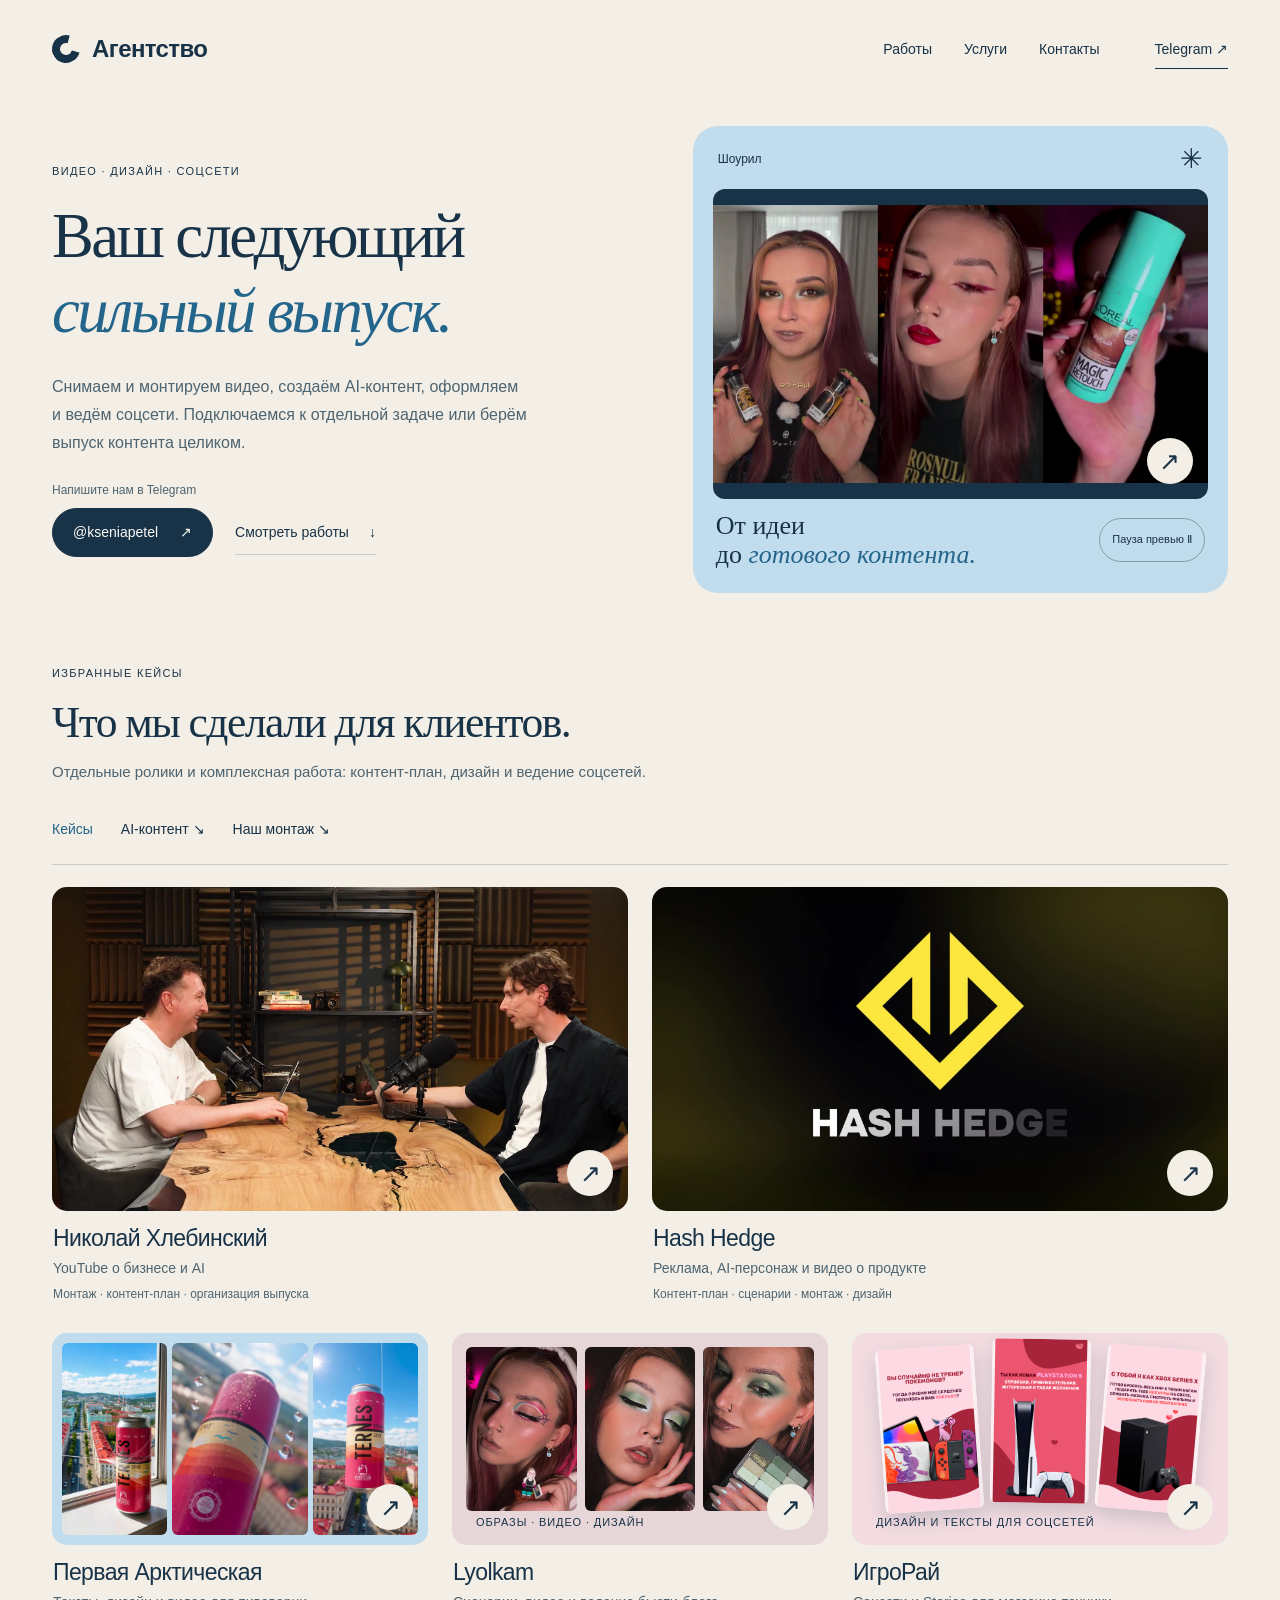
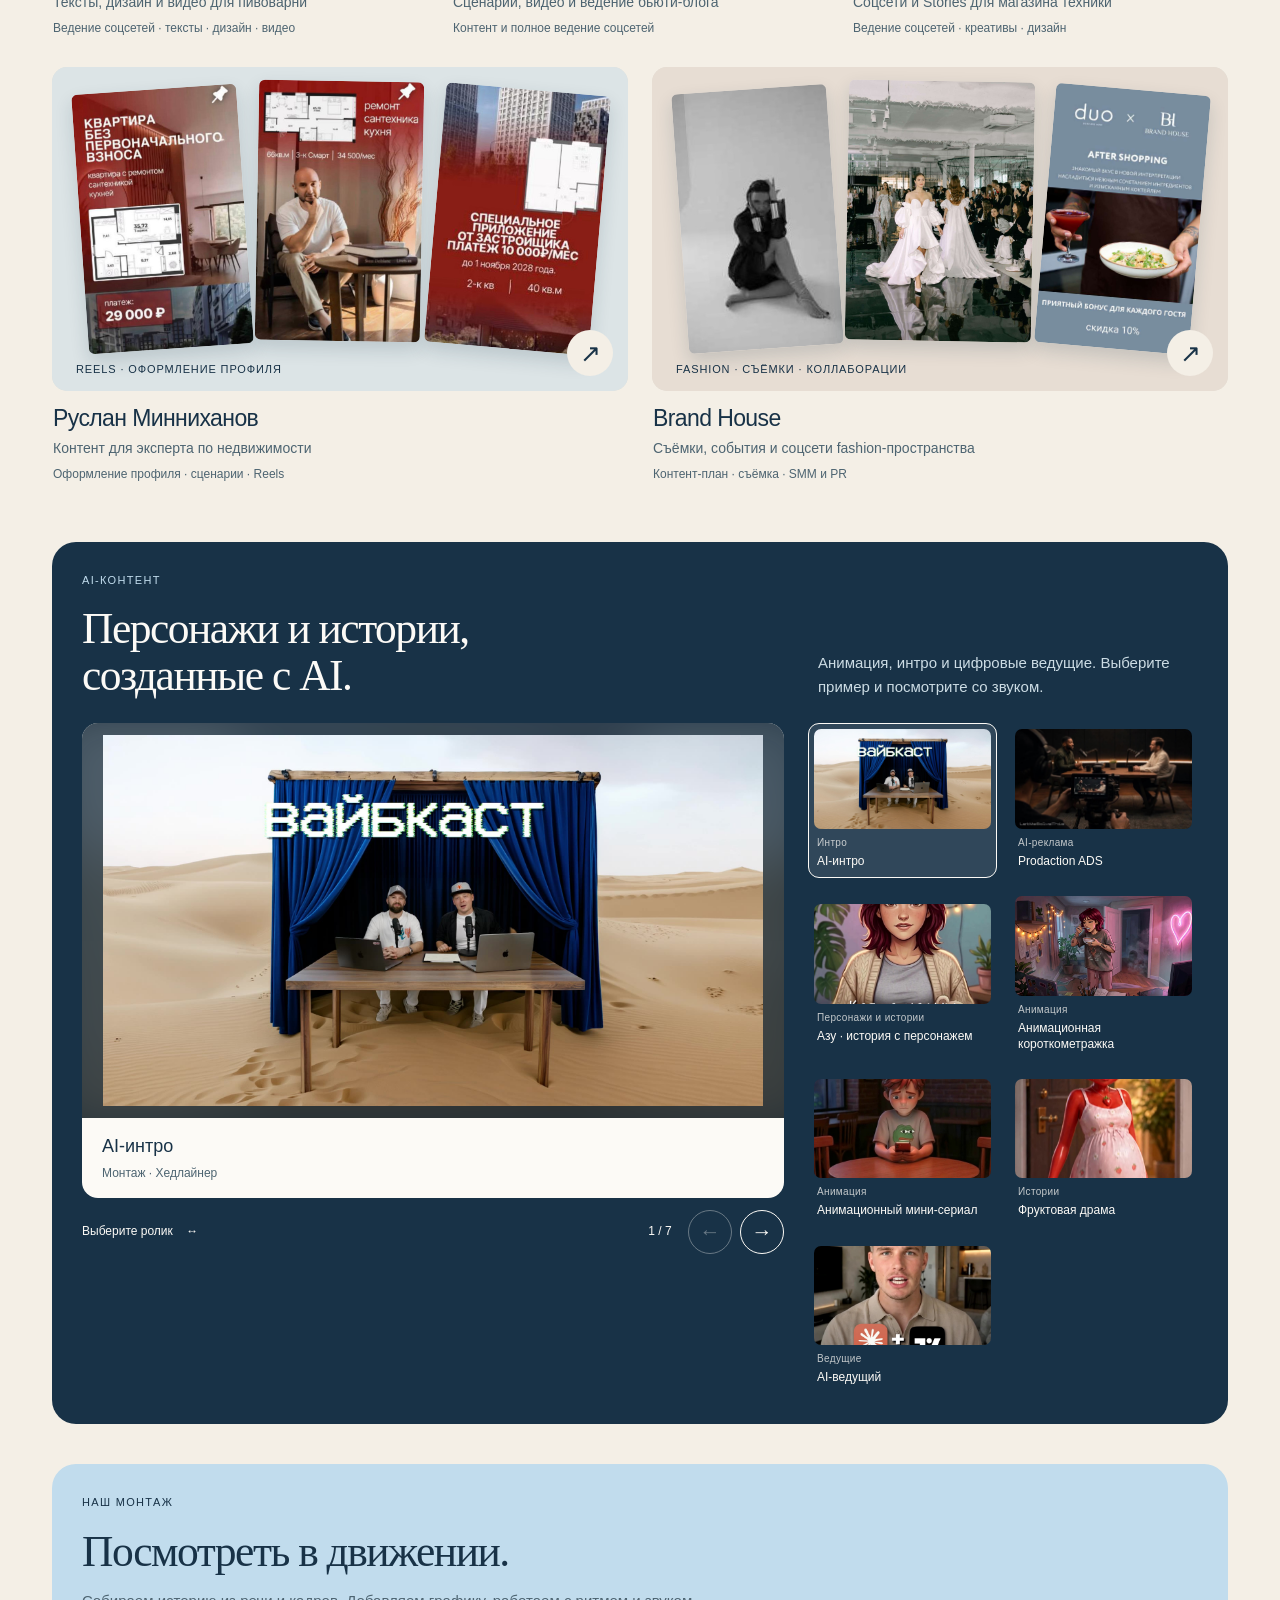
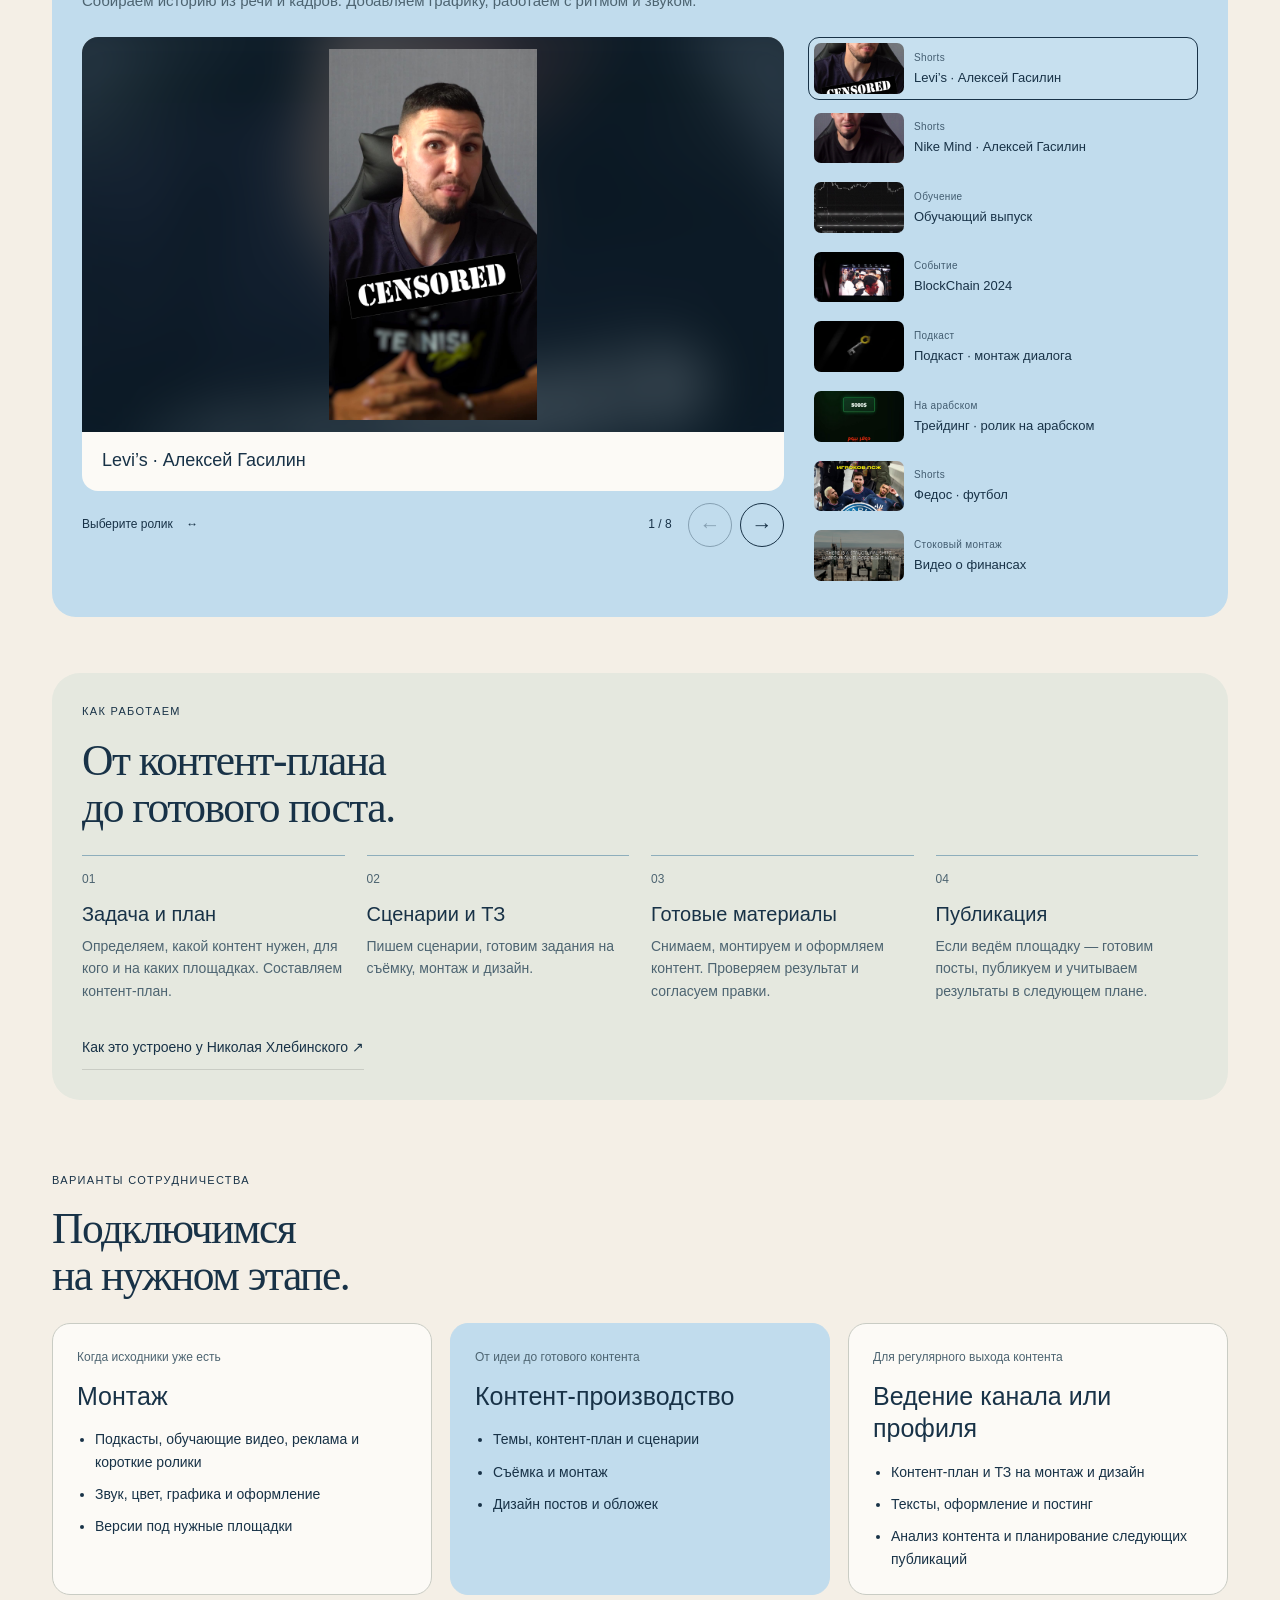
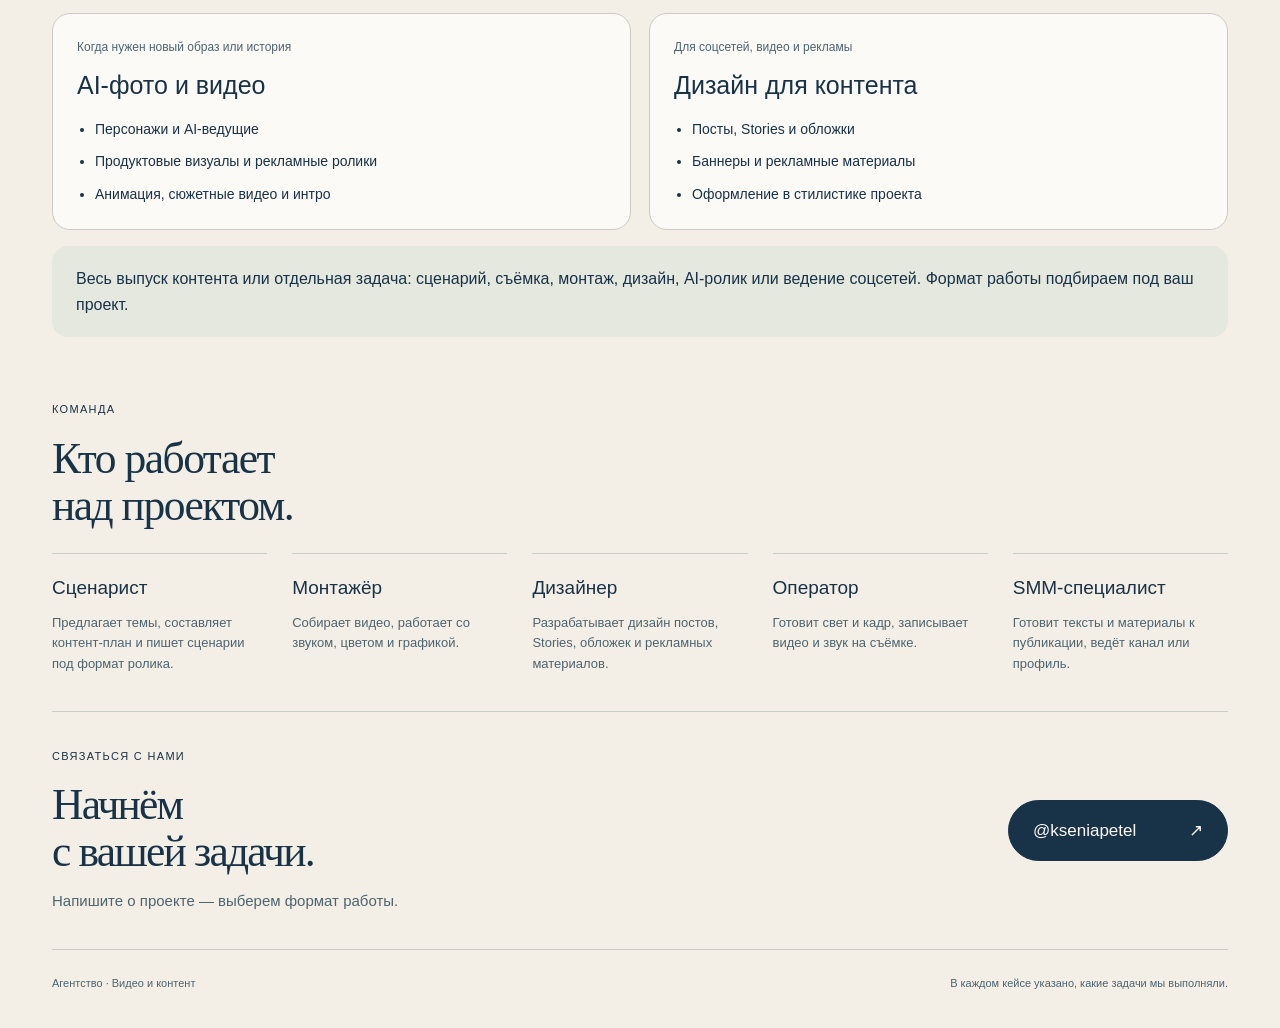
<file: agency/index.html>
<!doctype html><html lang="ru"><head><meta charset="utf-8"><meta name="viewport" content="width=device-width,initial-scale=1"><meta name="robots" content="noindex"><meta name="color-scheme" content="light"><title>Агентство — видео, дизайн и SMM</title><meta name="description" content="Видео, дизайн и ведение соцсетей для экспертов и брендов. Кейсы, команда и примеры работ агентства."><meta name="theme-color" content="#f4efe6"><meta name="agency-build" content="a92a3b8cef7c"><link rel="canonical" href="https://igormsl.github.io/portfolio/agency/"><link rel="icon" href="data:image/svg+xml,%3Csvg xmlns='http://www.w3.org/2000/svg' viewBox='0 0 64 64'%3E%3Crect width='64' height='64' rx='16' fill='%23c1dced'/%3E%3Ccircle cx='32' cy='32' r='16' fill='none' stroke='%23183247' stroke-width='9' stroke-dasharray='82 19' transform='rotate(-35 32 32)'/%3E%3C/svg%3E"><meta property="og:type" content="website"><meta property="og:locale" content="ru_RU"><meta property="og:title" content="Агентство — видео, дизайн и SMM"><meta property="og:description" content="Видео, дизайн и ведение соцсетей для экспертов и брендов. Кейсы, команда и примеры работ агентства."><meta property="og:url" content="https://igormsl.github.io/portfolio/agency/"><meta property="og:image" content="https://igormsl.github.io/portfolio/agency/media/showreel/poster-v4.jpg"><meta property="og:image:width" content="1280"><meta property="og:image:height" content="720"><meta name="twitter:card" content="summary_large_image"><link rel="stylesheet" href="styles.css?v=a92a3b8cef7c"><script src="app.js?v=a92a3b8cef7c" defer></script></head><body><a class="skip" href="#projects">К работам</a><header class="topbar wrap"><a class="logo" href="#top" aria-label="Агентство — на первый экран"><span class="logo-symbol" aria-hidden="true"></span>Агентство</a><nav aria-label="Основная навигация"><a href="#projects">Работы</a><a href="#services">Услуги</a><a href="#contact">Контакты</a></nav><a class="header-cta" href="https://t.me/kseniapetel" target="_blank" rel="noopener noreferrer">Telegram ↗</a></header><main id="top"><noscript><p class="wrap">Для просмотра кейсов и видео включите JavaScript. Написать в Telegram: <a href="https://t.me/kseniapetel">@kseniapetel</a>.</p></noscript>
<section class="hero wrap" aria-labelledby="main-title"><div class="hero-text"><span class="eyebrow">Видео · Дизайн · Соцсети</span><h1 id="main-title"><span>Ваш следующий</span><em>сильный выпуск.</em></h1><p class="hero-copy">Снимаем и монтируем видео, создаём AI-контент, оформляем и ведём соцсети. Подключаемся к отдельной задаче или берём выпуск контента целиком.</p><div class="hero-actions"><span class="contact-label">Напишите нам в Telegram</span><div class="contact-links"><a class="telegram-link" href="https://t.me/kseniapetel" target="_blank" rel="noopener noreferrer">@kseniapetel <span aria-hidden="true">↗</span></a></div><a class="text-link" href="#projects">Смотреть работы <span aria-hidden="true">↓</span></a></div></div><div class="hero-reel"><div class="reel-top"><span>Шоурил</span><span aria-hidden="true">✳</span></div><button class="reel-frame hero-film" data-video="agency-reel" data-src="media/showreel/agency-reel-v4.mp4" data-title="Шоурил агентства" aria-label="Открыть шоурил агентства"><img src="media/showreel/poster-v4.jpg" alt="Кадр из шоурила агентства" fetchpriority="high"><video id="hero-preview" class="motion-preview" data-preview="media/showreel/agency-reel-v4.mp4" muted loop playsinline preload="none" aria-hidden="true"></video><span class="round-arrow" aria-hidden="true">↗</span></button><div class="reel-bottom"><p>От идеи<br>до <em>готового контента.</em></p><button id="motion-toggle" aria-pressed="false">Включить превью</button></div></div></section>
<section class="section wrap" id="projects" aria-labelledby="projects-title"><div class="section-head"><div><span class="eyebrow">Избранные кейсы</span><h2 id="projects-title">Что мы сделали для клиентов.</h2></div><p>Отдельные ролики и комплексная работа: контент-план, дизайн и ведение соцсетей.</p></div><nav class="work-nav" aria-label="Подборки работ"><a href="#projects" aria-current="location">Кейсы</a><a href="#ai">AI-контент ↘</a><a href="#editing">Наш монтаж ↘</a></nav><div class="project-grid"><article class="project-card"><button class="project-open" data-case="nikolay-khlebinskiy" aria-label="Открыть кейс: Николай Хлебинский"><div class="cover cover-nikolay-khlebinskiy"><div class="cover-frames frames-still"><img src="media/case-covers-v2/nikolay-studio.jpg" alt="Николай Хлебинский — кадр из работы" loading="lazy"></div><span class="round-arrow" aria-hidden="true">↗</span></div><div class="card-body"><h3>Николай Хлебинский</h3><p>YouTube о бизнесе и AI</p><span class="role">Монтаж · контент-план · организация выпуска</span></div></button></article><article class="project-card"><button class="project-open" data-case="hash-hedge" aria-label="Открыть кейс: Hash Hedge"><div class="cover cover-hash-hedge"><div class="cover-frames frames-still"><img src="media/case-covers-v2/hash-instruction.jpg" alt="Hash Hedge — кадр из работы" loading="lazy"></div><span class="round-arrow" aria-hidden="true">↗</span></div><div class="card-body"><h3>Hash Hedge</h3><p>Реклама, AI-персонаж и видео о продукте</p><span class="role">Контент-план · сценарии · монтаж · дизайн</span></div></button></article><article class="project-card"><button class="project-open" data-case="ternes" aria-label="Открыть кейс: Первая Арктическая"><div class="cover cover-ternes"><div class="cover-frames frames-product-film"><img src="media/case-covers-v2/arctic-city.jpg" alt="Первая Арктическая — кадр из работы" loading="lazy"><img src="media/case-covers-v2/arctic-detail.jpg" alt="" loading="lazy"><img src="media/case-covers-v2/arctic-finale.jpg" alt="" loading="lazy"></div><span class="round-arrow" aria-hidden="true">↗</span></div><div class="card-body"><h3>Первая Арктическая</h3><p>Тексты, дизайн и видео для пивоварни</p><span class="role">Ведение соцсетей · тексты · дизайн · видео</span></div></button></article><article class="project-card"><button class="project-open" data-case="lyolkam" aria-label="Открыть кейс: Lyolkam"><div class="cover cover-lyolkam"><div class="cover-composition composition-lyolkam"><img src="media/intake-2026-09-13/lyolkam-lookbook-01.jpg" alt="" loading="lazy"><img src="media/intake-2026-09-13/lyolkam-lookbook-02.jpg" alt="" loading="lazy"><img src="media/intake-2026-09-13/lyolkam-lookbook-03.jpg" alt="" loading="lazy"><span class="cover-caption">Образы · видео · дизайн</span></div><span class="round-arrow" aria-hidden="true">↗</span></div><div class="card-body"><h3>Lyolkam</h3><p>Сценарии, видео и ведение бьюти-блога</p><span class="role">Контент и полное ведение соцсетей</span></div></button></article><article class="project-card"><button class="project-open" data-case="igroray" aria-label="Открыть кейс: ИгроРай"><div class="cover cover-igroray"><div class="cover-composition composition-igroray"><img src="media/showcase/igroray-03.jpg" alt="" loading="lazy"><img src="media/showcase/igroray-04.jpg" alt="" loading="lazy"><img src="media/showcase/igroray-05.jpg" alt="" loading="lazy"><span class="cover-caption">Дизайн и тексты для соцсетей</span></div><span class="round-arrow" aria-hidden="true">↗</span></div><div class="card-body"><h3>ИгроРай</h3><p>Соцсети и Stories для магазина техники</p><span class="role">Ведение соцсетей · креативы · дизайн</span></div></button></article><article class="project-card"><button class="project-open" data-case="ruslan-minnikhanov" aria-label="Открыть кейс: Руслан Минниханов"><div class="cover cover-ruslan-minnikhanov"><div class="cover-composition composition-ruslan-minnikhanov"><img src="media/case-studies/ruslan-01.jpg" alt="" loading="lazy"><img src="media/case-studies/ruslan-02.jpg" alt="" loading="lazy"><img src="media/case-studies/ruslan-04.jpg" alt="" loading="lazy"><span class="cover-caption">Reels · оформление профиля</span></div><span class="round-arrow" aria-hidden="true">↗</span></div><div class="card-body"><h3>Руслан Минниханов</h3><p>Контент для эксперта по недвижимости</p><span class="role">Оформление профиля · сценарии · Reels</span></div></button></article><article class="project-card"><button class="project-open" data-case="brand-house" aria-label="Открыть кейс: Brand House"><div class="cover cover-brand-house"><div class="cover-composition composition-brand-house"><img src="media/case-studies/brand-house-03.jpg" alt="" loading="lazy"><img src="media/case-studies/brand-house-01.jpg" alt="" loading="lazy"><img src="media/case-studies/brand-house-02.jpg" alt="" loading="lazy"><span class="cover-caption">Fashion · съёмки · коллаборации</span></div><span class="round-arrow" aria-hidden="true">↗</span></div><div class="card-body"><h3>Brand House</h3><p>Съёмки, события и соцсети fashion-пространства</p><span class="role">Контент-план · съёмка · SMM и PR</span></div></button></article></div></section>
<section class="section wrap collection ai-section" id="ai" aria-labelledby="ai-title"><div class="collection-panel"><div class="section-head"><div><span class="eyebrow">AI-контент</span><h2 id="ai-title">Персонажи и истории,<br>созданные с AI.</h2></div><p>Анимация, интро и цифровые ведущие. Выберите пример и посмотрите со звуком.</p></div><div class="screening carousel video-carousel" data-carousel data-screening><div class="screen-main"><div id="ai-screen" class="carousel-track screening-track" tabindex="0" role="region" aria-label="AI-контент"><button class="work" data-video="ai-intro-headliners" data-src="../videos/ai-intro-headliners.mp4" data-title="AI-интро" aria-label="Смотреть видео: AI-интро"><span class="work-frame"><img class="ambient" src="../videos/ai-intro-headliners.jpg" alt="" loading="lazy" aria-hidden="true"><img src="../videos/ai-intro-headliners.jpg" alt="AI-интро" loading="lazy"><video class="motion-preview" data-preview="../videos/ai-intro-headliners.preview.mp4" muted loop playsinline preload="none" tabindex="-1" aria-hidden="true"></video><span class="play" aria-hidden="true">▶</span></span><span class="work-label">AI-интро</span><span class="work-credit">Монтаж · Хедлайнер</span></button><button class="work" data-video="production-ads" data-src="media/intake-2026-09-13/production-ads.mp4" data-title="Prodaction ADS" aria-label="Смотреть видео: Prodaction ADS"><span class="work-frame"><img class="ambient" src="media/intake-2026-09-13/production-ads.jpg" alt="" loading="lazy" aria-hidden="true"><img src="media/intake-2026-09-13/production-ads.jpg" alt="Prodaction ADS" loading="lazy"><video class="motion-preview" data-preview="media/intake-2026-09-13/production-ads.preview.mp4" muted loop playsinline preload="none" tabindex="-1" aria-hidden="true"></video><span class="play" aria-hidden="true">▶</span></span><span class="work-label">Prodaction ADS</span><span class="work-credit">AI-контент</span></button><button class="work" data-video="ai-mom-azu" data-src="../videos/ai-mom-azu.mp4" data-title="Азу · история с персонажем" aria-label="Смотреть видео: Азу · история с персонажем"><span class="work-frame"><img class="ambient" src="../videos/ai-mom-azu.jpg" alt="" loading="lazy" aria-hidden="true"><img src="../videos/ai-mom-azu.jpg" alt="Азу · история с персонажем" loading="lazy"><video class="motion-preview" data-preview="../videos/ai-mom-azu.preview.mp4" muted loop playsinline preload="none" tabindex="-1" aria-hidden="true"></video><span class="play" aria-hidden="true">▶</span></span><span class="work-label">Азу · история с персонажем</span><span class="work-credit">Сценарий и монтаж · Мамина неделька</span></button><button class="work" data-video="ai-cartoon-2" data-src="../videos/ai-cartoon-2.mp4" data-title="Анимационная короткометражка" aria-label="Смотреть видео: Анимационная короткометражка"><span class="work-frame"><img class="ambient" src="../videos/ai-cartoon-2.jpg" alt="" loading="lazy" aria-hidden="true"><img src="../videos/ai-cartoon-2.jpg" alt="Анимационная короткометражка" loading="lazy"><video class="motion-preview" data-preview="../videos/ai-cartoon-2.preview.mp4" muted loop playsinline preload="none" tabindex="-1" aria-hidden="true"></video><span class="play" aria-hidden="true">▶</span></span><span class="work-label">Анимационная короткометражка</span><span class="work-credit">Сценарий и монтаж · Мамина неделька</span></button><button class="work" data-video="ai-cartoon" data-src="../videos/ai-cartoon.mp4" data-title="Анимационный мини-сериал" aria-label="Смотреть видео: Анимационный мини-сериал"><span class="work-frame"><img class="ambient" src="../videos/ai-cartoon.jpg" alt="" loading="lazy" aria-hidden="true"><img src="../videos/ai-cartoon.jpg" alt="Анимационный мини-сериал" loading="lazy"><video class="motion-preview" data-preview="../videos/ai-cartoon.preview.mp4" muted loop playsinline preload="none" tabindex="-1" aria-hidden="true"></video><span class="play" aria-hidden="true">▶</span></span><span class="work-label">Анимационный мини-сериал</span><span class="work-credit">Создание AI-контента</span></button><button class="work" data-video="ai-fruit-drama" data-src="../videos/ai-fruit-drama.mp4" data-title="Фруктовая драма" aria-label="Смотреть видео: Фруктовая драма"><span class="work-frame"><img class="ambient" src="../videos/ai-fruit-drama.jpg" alt="" loading="lazy" aria-hidden="true"><img src="../videos/ai-fruit-drama.jpg" alt="Фруктовая драма" loading="lazy"><video class="motion-preview" data-preview="../videos/ai-fruit-drama.preview.mp4" muted loop playsinline preload="none" tabindex="-1" aria-hidden="true"></video><span class="play" aria-hidden="true">▶</span></span><span class="work-label">Фруктовая драма</span><span class="work-credit">Создание AI-контента</span></button><button class="work" data-video="ai-generation" data-src="../videos/ai-generation.mp4" data-title="AI-ведущий" aria-label="Смотреть видео: AI-ведущий"><span class="work-frame"><img class="ambient" src="../videos/ai-generation.jpg" alt="" loading="lazy" aria-hidden="true"><img src="../videos/ai-generation.jpg" alt="AI-ведущий" loading="lazy"><video class="motion-preview" data-preview="../videos/ai-generation.preview.mp4" muted loop playsinline preload="none" tabindex="-1" aria-hidden="true"></video><span class="play" aria-hidden="true">▶</span></span><span class="work-label">AI-ведущий</span><span class="work-credit">AI-ведущий</span></button></div><div class="screen-toolbar"><span class="screen-hint">Выберите ролик <span aria-hidden="true">↔</span></span><div class="carousel-controls"><span data-carousel-count aria-live="polite"></span><button data-step="-1" aria-label="Предыдущая работа">←</button><button data-step="1" aria-label="Следующая работа">→</button></div></div></div><div class="playlist" aria-label="Выбор ролика"><button class="playlist-item" data-select-work="0" aria-controls="ai-screen" aria-pressed="true" aria-label="Выбрать: AI-интро"><span class="playlist-image"><img src="../videos/ai-intro-headliners.jpg" alt="" loading="lazy"><span aria-hidden="true">▶</span></span><span class="playlist-copy"><small>Интро</small><span>AI-интро</span></span></button><button class="playlist-item" data-select-work="1" aria-controls="ai-screen" aria-pressed="false" aria-label="Выбрать: Prodaction ADS"><span class="playlist-image"><img src="media/intake-2026-09-13/production-ads.jpg" alt="" loading="lazy"><span aria-hidden="true">▶</span></span><span class="playlist-copy"><small>AI-реклама</small><span>Prodaction ADS</span></span></button><button class="playlist-item" data-select-work="2" aria-controls="ai-screen" aria-pressed="false" aria-label="Выбрать: Азу · история с персонажем"><span class="playlist-image"><img src="../videos/ai-mom-azu.jpg" alt="" loading="lazy"><span aria-hidden="true">▶</span></span><span class="playlist-copy"><small>Персонажи и истории</small><span>Азу · история с персонажем</span></span></button><button class="playlist-item" data-select-work="3" aria-controls="ai-screen" aria-pressed="false" aria-label="Выбрать: Анимационная короткометражка"><span class="playlist-image"><img src="../videos/ai-cartoon-2.jpg" alt="" loading="lazy"><span aria-hidden="true">▶</span></span><span class="playlist-copy"><small>Анимация</small><span>Анимационная короткометражка</span></span></button><button class="playlist-item" data-select-work="4" aria-controls="ai-screen" aria-pressed="false" aria-label="Выбрать: Анимационный мини-сериал"><span class="playlist-image"><img src="../videos/ai-cartoon.jpg" alt="" loading="lazy"><span aria-hidden="true">▶</span></span><span class="playlist-copy"><small>Анимация</small><span>Анимационный мини-сериал</span></span></button><button class="playlist-item" data-select-work="5" aria-controls="ai-screen" aria-pressed="false" aria-label="Выбрать: Фруктовая драма"><span class="playlist-image"><img src="../videos/ai-fruit-drama.jpg" alt="" loading="lazy"><span aria-hidden="true">▶</span></span><span class="playlist-copy"><small>Истории</small><span>Фруктовая драма</span></span></button><button class="playlist-item" data-select-work="6" aria-controls="ai-screen" aria-pressed="false" aria-label="Выбрать: AI-ведущий"><span class="playlist-image"><img src="../videos/ai-generation.jpg" alt="" loading="lazy"><span aria-hidden="true">▶</span></span><span class="playlist-copy"><small>Ведущие</small><span>AI-ведущий</span></span></button></div></div></div></section>
<section class="section wrap collection editing-section" id="editing" aria-labelledby="editing-title"><div class="collection-panel"><div class="section-head"><div><span class="eyebrow">Наш монтаж</span><h2 id="editing-title">Посмотреть в движении.</h2></div><p>Собираем историю из речи и кадров. Добавляем графику, работаем с ритмом и звуком.</p></div><div class="screening carousel video-carousel" data-carousel data-screening><div class="screen-main"><div id="editing-screen" class="carousel-track screening-track" tabindex="0" role="region" aria-label="Наш монтаж"><button class="work" data-video="shorts-levis" data-src="../videos/shorts-levis.mp4" data-title="Levi’s · Алексей Гасилин" aria-label="Смотреть видео: Levi’s · Алексей Гасилин"><span class="work-frame"><img class="ambient" src="../videos/shorts-levis.jpg" alt="" loading="lazy" aria-hidden="true"><img src="../videos/shorts-levis.jpg" alt="Levi’s · Алексей Гасилин" loading="lazy"><video class="motion-preview" data-preview="../videos/shorts-levis.preview.mp4" muted loop playsinline preload="none" tabindex="-1" aria-hidden="true"></video><span class="play" aria-hidden="true">▶</span></span><span class="work-label">Levi’s · Алексей Гасилин</span></button><button class="work" data-video="shorts-nike-mind" data-src="../videos/shorts-nike-mind.mp4" data-title="Nike Mind · Алексей Гасилин" aria-label="Смотреть видео: Nike Mind · Алексей Гасилин"><span class="work-frame"><img class="ambient" src="../videos/shorts-nike-mind.jpg" alt="" loading="lazy" aria-hidden="true"><img src="../videos/shorts-nike-mind.jpg" alt="Nike Mind · Алексей Гасилин" loading="lazy"><video class="motion-preview" data-preview="../videos/shorts-nike-mind.preview.mp4" muted loop playsinline preload="none" tabindex="-1" aria-hidden="true"></video><span class="play" aria-hidden="true">▶</span></span><span class="work-label">Nike Mind · Алексей Гасилин</span></button><button class="work" data-video="edu-trading-motion" data-src="../videos/edu-trading-motion.mp4" data-title="Обучающий выпуск" aria-label="Смотреть видео: Обучающий выпуск"><span class="work-frame"><img class="ambient" src="../videos/edu-trading-motion.jpg" alt="" loading="lazy" aria-hidden="true"><img src="../videos/edu-trading-motion.jpg" alt="Обучающий выпуск" loading="lazy"><video class="motion-preview" data-preview="../videos/edu-trading-motion.preview.mp4" muted loop playsinline preload="none" tabindex="-1" aria-hidden="true"></video><span class="play" aria-hidden="true">▶</span></span><span class="work-label">Обучающий выпуск</span></button><button class="work" data-video="event-blockchain-dubai" data-src="../videos/event-blockchain-dubai.mp4" data-title="BlockChain 2024" aria-label="Смотреть видео: BlockChain 2024"><span class="work-frame"><img class="ambient" src="../videos/event-blockchain-dubai.jpg" alt="" loading="lazy" aria-hidden="true"><img src="../videos/event-blockchain-dubai.jpg" alt="BlockChain 2024" loading="lazy"><video class="motion-preview" data-preview="../videos/event-blockchain-dubai.preview.mp4" muted loop playsinline preload="none" tabindex="-1" aria-hidden="true"></video><span class="play" aria-hidden="true">▶</span></span><span class="work-label">BlockChain 2024</span></button><button class="work" data-video="podcast-editing-01" data-src="media/podcast-editing-01.mp4" data-title="Подкаст · монтаж диалога" aria-label="Смотреть видео: Подкаст · монтаж диалога"><span class="work-frame"><img class="ambient" src="media/podcast-editing-01.jpg" alt="" loading="lazy" aria-hidden="true"><img src="media/podcast-editing-01.jpg" alt="Подкаст · монтаж диалога" loading="lazy"><video class="motion-preview" data-preview="media/podcast-editing-01.preview.mp4" muted loop playsinline preload="none" tabindex="-1" aria-hidden="true"></video><span class="play" aria-hidden="true">▶</span></span><span class="work-label">Подкаст · монтаж диалога</span></button><button class="work" data-video="arabic-editing-01" data-src="media/arabic-editing-01.mp4" data-title="Трейдинг · ролик на арабском" aria-label="Смотреть видео: Трейдинг · ролик на арабском"><span class="work-frame"><img class="ambient" src="media/arabic-editing-01.jpg" alt="" loading="lazy" aria-hidden="true"><img src="media/arabic-editing-01.jpg" alt="Трейдинг · ролик на арабском" loading="lazy"><video class="motion-preview" data-preview="media/arabic-editing-01.preview.mp4" muted loop playsinline preload="none" tabindex="-1" aria-hidden="true"></video><span class="play" aria-hidden="true">▶</span></span><span class="work-label">Трейдинг · ролик на арабском</span></button><button class="work" data-video="shorts-fedos-football" data-src="../videos/shorts-fedos-football.mp4" data-title="Федос · футбол" aria-label="Смотреть видео: Федос · футбол"><span class="work-frame"><img class="ambient" src="../videos/shorts-fedos-football.jpg" alt="" loading="lazy" aria-hidden="true"><img src="../videos/shorts-fedos-football.jpg" alt="Федос · футбол" loading="lazy"><video class="motion-preview" data-preview="../videos/shorts-fedos-football.preview.mp4" muted loop playsinline preload="none" tabindex="-1" aria-hidden="true"></video><span class="play" aria-hidden="true">▶</span></span><span class="work-label">Федос · футбол</span></button><button class="work" data-video="stock-voiceover" data-src="../videos/stock-voiceover.mp4" data-title="Видео о финансах" aria-label="Смотреть видео: Видео о финансах"><span class="work-frame"><img class="ambient" src="../videos/stock-voiceover.jpg" alt="" loading="lazy" aria-hidden="true"><img src="../videos/stock-voiceover.jpg" alt="Видео о финансах" loading="lazy"><video class="motion-preview" data-preview="../videos/stock-voiceover.preview.mp4" muted loop playsinline preload="none" tabindex="-1" aria-hidden="true"></video><span class="play" aria-hidden="true">▶</span></span><span class="work-label">Видео о финансах</span></button></div><div class="screen-toolbar"><span class="screen-hint">Выберите ролик <span aria-hidden="true">↔</span></span><div class="carousel-controls"><span data-carousel-count aria-live="polite"></span><button data-step="-1" aria-label="Предыдущая работа">←</button><button data-step="1" aria-label="Следующая работа">→</button></div></div></div><div class="playlist" aria-label="Выбор ролика"><button class="playlist-item" data-select-work="0" aria-controls="editing-screen" aria-pressed="true" aria-label="Выбрать: Levi’s · Алексей Гасилин"><span class="playlist-image"><img src="../videos/shorts-levis.jpg" alt="" loading="lazy"><span aria-hidden="true">▶</span></span><span class="playlist-copy"><small>Shorts</small><span>Levi’s · Алексей Гасилин</span></span></button><button class="playlist-item" data-select-work="1" aria-controls="editing-screen" aria-pressed="false" aria-label="Выбрать: Nike Mind · Алексей Гасилин"><span class="playlist-image"><img src="../videos/shorts-nike-mind.jpg" alt="" loading="lazy"><span aria-hidden="true">▶</span></span><span class="playlist-copy"><small>Shorts</small><span>Nike Mind · Алексей Гасилин</span></span></button><button class="playlist-item" data-select-work="2" aria-controls="editing-screen" aria-pressed="false" aria-label="Выбрать: Обучающий выпуск"><span class="playlist-image"><img src="../videos/edu-trading-motion.jpg" alt="" loading="lazy"><span aria-hidden="true">▶</span></span><span class="playlist-copy"><small>Обучение</small><span>Обучающий выпуск</span></span></button><button class="playlist-item" data-select-work="3" aria-controls="editing-screen" aria-pressed="false" aria-label="Выбрать: BlockChain 2024"><span class="playlist-image"><img src="../videos/event-blockchain-dubai.jpg" alt="" loading="lazy"><span aria-hidden="true">▶</span></span><span class="playlist-copy"><small>Событие</small><span>BlockChain 2024</span></span></button><button class="playlist-item" data-select-work="4" aria-controls="editing-screen" aria-pressed="false" aria-label="Выбрать: Подкаст · монтаж диалога"><span class="playlist-image"><img src="media/podcast-editing-01.jpg" alt="" loading="lazy"><span aria-hidden="true">▶</span></span><span class="playlist-copy"><small>Подкаст</small><span>Подкаст · монтаж диалога</span></span></button><button class="playlist-item" data-select-work="5" aria-controls="editing-screen" aria-pressed="false" aria-label="Выбрать: Трейдинг · ролик на арабском"><span class="playlist-image"><img src="media/arabic-editing-01.jpg" alt="" loading="lazy"><span aria-hidden="true">▶</span></span><span class="playlist-copy"><small>На арабском</small><span>Трейдинг · ролик на арабском</span></span></button><button class="playlist-item" data-select-work="6" aria-controls="editing-screen" aria-pressed="false" aria-label="Выбрать: Федос · футбол"><span class="playlist-image"><img src="../videos/shorts-fedos-football.jpg" alt="" loading="lazy"><span aria-hidden="true">▶</span></span><span class="playlist-copy"><small>Shorts</small><span>Федос · футбол</span></span></button><button class="playlist-item" data-select-work="7" aria-controls="editing-screen" aria-pressed="false" aria-label="Выбрать: Видео о финансах"><span class="playlist-image"><img src="../videos/stock-voiceover.jpg" alt="" loading="lazy"><span aria-hidden="true">▶</span></span><span class="playlist-copy"><small>Стоковый монтаж</small><span>Видео о финансах</span></span></button></div></div></div></section>
<section class="section wrap" id="operations" aria-labelledby="process-title"><div class="process-panel"><div class="section-head"><div><span class="eyebrow">Как работаем</span><h2 id="process-title">От контент-плана<br>до готового поста.</h2></div></div><ol class="process-grid"><li><h3>Задача и план</h3><p>Определяем, какой контент нужен, для кого и на каких площадках. Составляем контент-план.</p></li><li><h3>Сценарии и ТЗ</h3><p>Пишем сценарии, готовим задания на съёмку, монтаж и дизайн.</p></li><li><h3>Готовые материалы</h3><p>Снимаем, монтируем и оформляем контент. Проверяем результат и согласуем правки.</p></li><li><h3>Публикация</h3><p>Если ведём площадку — готовим посты, публикуем и учитываем результаты в следующем плане.</p></li></ol><button class="text-link" data-case="nikolay-khlebinskiy">Как это устроено у Николая Хлебинского ↗</button></div></section>
<section class="section wrap" id="services" aria-labelledby="services-title"><div class="section-head"><div><span class="eyebrow">Варианты сотрудничества</span><h2 id="services-title">Подключимся<br>на нужном этапе.</h2></div></div><div class="service-grid"><article class="service"><span class="service-for">Когда исходники уже есть</span><h3>Монтаж</h3><ul><li>Подкасты, обучающие видео, реклама и короткие ролики</li><li>Звук, цвет, графика и оформление</li><li>Версии под нужные площадки</li></ul></article><article class="service"><span class="service-for">От идеи до готового контента</span><h3>Контент-производство</h3><ul><li>Темы, контент-план и сценарии</li><li>Съёмка и монтаж</li><li>Дизайн постов и обложек</li></ul></article><article class="service"><span class="service-for">Для регулярного выхода контента</span><h3>Ведение канала или профиля</h3><ul><li>Контент-план и ТЗ на монтаж и дизайн</li><li>Тексты, оформление и постинг</li><li>Анализ контента и планирование следующих публикаций</li></ul></article><article class="service"><span class="service-for">Когда нужен новый образ или история</span><h3>AI-фото и видео</h3><ul><li>Персонажи и AI-ведущие</li><li>Продуктовые визуалы и рекламные ролики</li><li>Анимация, сюжетные видео и интро</li></ul></article><article class="service"><span class="service-for">Для соцсетей, видео и рекламы</span><h3>Дизайн для контента</h3><ul><li>Посты, Stories и обложки</li><li>Баннеры и рекламные материалы</li><li>Оформление в стилистике проекта</li></ul></article></div><p class="service-note">Весь выпуск контента или отдельная задача: сценарий, съёмка, монтаж, дизайн, AI-ролик или ведение соцсетей. Формат работы подбираем под ваш проект.</p></section>
<section class="section wrap team" id="team" aria-labelledby="team-title"><div class="section-head"><div><span class="eyebrow">Команда</span><h2 id="team-title">Кто работает<br>над проектом.</h2></div></div><div class="team-grid"><article class="person"><h3>Сценарист</h3><p>Предлагает темы, составляет контент-план и пишет сценарии под формат ролика.</p></article><article class="person"><h3>Монтажёр</h3><p>Собирает видео, работает со звуком, цветом и графикой.</p></article><article class="person"><h3>Дизайнер</h3><p>Разрабатывает дизайн постов, Stories, обложек и рекламных материалов.</p></article><article class="person"><h3>Оператор</h3><p>Готовит свет и кадр, записывает видео и звук на съёмке.</p></article><article class="person"><h3>SMM-специалист</h3><p>Готовит тексты и материалы к публикации, ведёт канал или профиль.</p></article></div></section>
<div class="wrap"><section id="contact" class="contact"><div><span class="eyebrow">Связаться с нами</span><h2>Начнём<br>с вашей задачи.</h2><p>Напишите о проекте — выберем формат работы.</p></div><div class="contact-links"><a class="telegram-link" href="https://t.me/kseniapetel" target="_blank" rel="noopener noreferrer">@kseniapetel <span aria-hidden="true">↗</span></a></div></section><footer><span>Агентство · Видео и контент</span><p>В каждом кейсе указано, какие задачи мы выполняли.</p></footer></div></main>
<template id="case-nikolay-khlebinskiy"><header class="detail-head detail-featured"><span class="eyebrow">Монтаж · контент-план · организация выпуска</span><h2>Николай Хлебинский</h2><p class="detail-lead">Подкасты, соло-выпуски и Shorts для YouTube-канала о бизнесе и AI.</p></header><nav class="case-nav" aria-label="Разделы кейса"><button data-case-jump="nikolay-khlebinskiy-video-0">Подкасты <span aria-hidden="true">↓</span></button><button data-case-jump="nikolay-khlebinskiy-video-1">Соло-выпуски <span aria-hidden="true">↓</span></button><button data-case-jump="nikolay-khlebinskiy-video-2">Shorts <span aria-hidden="true">↓</span></button><button data-case-jump="nikolay-khlebinskiy-gallery-0">Обложки <span aria-hidden="true">↓</span></button><button data-case-jump="nikolay-khlebinskiy-about">Что сделали <span aria-hidden="true">↓</span></button></nav><section id="nikolay-khlebinskiy-video-0" class="case-chapter media-section  " tabindex="-1"><h3>Подкасты</h3><div class="carousel video-carousel" data-carousel><div class="carousel-controls"><span data-carousel-count aria-live="polite"></span><button data-step="-1" aria-label="Предыдущая работа">←</button><button data-step="1" aria-label="Следующая работа">→</button></div><div class="carousel-track works-grid" tabindex="0" role="region" aria-label="Подкасты"><button class="work" data-video="nikolay-01" data-src="media/nikolay-01.mp4" data-title="Серебряков · тизер подкаста" aria-label="Смотреть видео: Серебряков · тизер подкаста"><span class="work-frame"><img src="media/case-covers-v2/nikolay-podcast.jpg" alt="Серебряков · тизер подкаста" loading="lazy"><video class="motion-preview" data-preview="media/nikolay-01.preview.mp4" muted loop playsinline preload="none" tabindex="-1" aria-hidden="true"></video><span class="play" aria-hidden="true">▶</span></span><span class="work-label">Серебряков · тизер подкаста</span></button><button class="work" data-video="nikolay-02" data-src="media/nikolay-02.mp4" data-title="Черкесов · тизер подкаста" aria-label="Смотреть видео: Черкесов · тизер подкаста"><span class="work-frame"><img src="media/nikolay-02.jpg" alt="Черкесов · тизер подкаста" loading="lazy"><video class="motion-preview" data-preview="media/nikolay-02.preview.mp4" muted loop playsinline preload="none" tabindex="-1" aria-hidden="true"></video><span class="play" aria-hidden="true">▶</span></span><span class="work-label">Черкесов · тизер подкаста</span></button><button class="work" data-video="nikolay-03" data-src="media/nikolay-03.mp4" data-title="Круглов · тизер подкаста" aria-label="Смотреть видео: Круглов · тизер подкаста"><span class="work-frame"><img src="media/nikolay-03.jpg" alt="Круглов · тизер подкаста" loading="lazy"><video class="motion-preview" data-preview="media/nikolay-03.preview.mp4" muted loop playsinline preload="none" tabindex="-1" aria-hidden="true"></video><span class="play" aria-hidden="true">▶</span></span><span class="work-label">Круглов · тизер подкаста</span></button><button class="work" data-video="podcast-nikitin" data-src="../videos/podcast-nikitin.mp4" data-title="Никитин · тизер подкаста" aria-label="Смотреть видео: Никитин · тизер подкаста"><span class="work-frame"><img src="../videos/podcast-nikitin.jpg" alt="Никитин · тизер подкаста" loading="lazy"><video class="motion-preview" data-preview="../videos/podcast-nikitin.preview.mp4" muted loop playsinline preload="none" tabindex="-1" aria-hidden="true"></video><span class="play" aria-hidden="true">▶</span></span><span class="work-label">Никитин · тизер подкаста</span></button></div></div></section><section id="nikolay-khlebinskiy-video-1" class="case-chapter media-section  " tabindex="-1"><h3>Соло-выпуски</h3><div class="carousel video-carousel" data-carousel><div class="carousel-controls"><span data-carousel-count aria-live="polite"></span><button data-step="-1" aria-label="Предыдущая работа">←</button><button data-step="1" aria-label="Следующая работа">→</button></div><div class="carousel-track works-grid" tabindex="0" role="region" aria-label="Соло-выпуски"><button class="work" data-video="nikolay-solo-01" data-src="media/nikolay-solo-01.mp4" data-title="OpenClaw · тизер соло-выпуска" aria-label="Смотреть видео: OpenClaw · тизер соло-выпуска"><span class="work-frame"><img src="media/nikolay-solo-01.jpg" alt="OpenClaw · тизер соло-выпуска" loading="lazy"><video class="motion-preview" data-preview="media/nikolay-solo-01.preview.mp4" muted loop playsinline preload="none" tabindex="-1" aria-hidden="true"></video><span class="play" aria-hidden="true">▶</span></span><span class="work-label">OpenClaw · тизер соло-выпуска</span></button><button class="work" data-video="nikolay-solo-02" data-src="media/nikolay-solo-02.mp4" data-title="Идеи на миллиард · тизер соло-выпуска" aria-label="Смотреть видео: Идеи на миллиард · тизер соло-выпуска"><span class="work-frame"><img src="media/nikolay-solo-02.jpg" alt="Идеи на миллиард · тизер соло-выпуска" loading="lazy"><video class="motion-preview" data-preview="media/nikolay-solo-02.preview.mp4" muted loop playsinline preload="none" tabindex="-1" aria-hidden="true"></video><span class="play" aria-hidden="true">▶</span></span><span class="work-label">Идеи на миллиард · тизер соло-выпуска</span></button><button class="work" data-video="nikolay-solo-battle" data-src="media/intake-2026-09-13/nikolay-solo-battle.mp4" data-title="GPT против Claude · тизер соло-выпуска" aria-label="Смотреть видео: GPT против Claude · тизер соло-выпуска"><span class="work-frame"><img src="media/intake-2026-09-13/nikolay-solo-battle.jpg" alt="GPT против Claude · тизер соло-выпуска" loading="lazy"><video class="motion-preview" data-preview="media/intake-2026-09-13/nikolay-solo-battle.preview.mp4" muted loop playsinline preload="none" tabindex="-1" aria-hidden="true"></video><span class="play" aria-hidden="true">▶</span></span><span class="work-label">GPT против Claude · тизер соло-выпуска</span></button></div></div></section><section id="nikolay-khlebinskiy-video-2" class="case-chapter media-section portrait-section " tabindex="-1"><h3>Shorts</h3><div class="carousel video-carousel" data-carousel><div class="carousel-controls"><span data-carousel-count aria-live="polite"></span><button data-step="-1" aria-label="Предыдущая работа">←</button><button data-step="1" aria-label="Следующая работа">→</button></div><div class="carousel-track works-grid" tabindex="0" role="region" aria-label="Shorts"><button class="work" data-video="shorts-edu-channel" data-src="../videos/shorts-edu-channel.mp4" data-title="Shorts о бизнесе" aria-label="Смотреть видео: Shorts о бизнесе"><span class="work-frame"><img src="../videos/shorts-edu-channel.jpg" alt="Shorts о бизнесе" loading="lazy"><video class="motion-preview" data-preview="../videos/shorts-edu-channel.preview.mp4" muted loop playsinline preload="none" tabindex="-1" aria-hidden="true"></video><span class="play" aria-hidden="true">▶</span></span><span class="work-label">Shorts о бизнесе</span></button><button class="work" data-video="nikolay-04" data-src="media/nikolay-04.mp4" data-title="Автоматизировали «Глаз Бога»" aria-label="Смотреть видео: Автоматизировали «Глаз Бога»"><span class="work-frame"><img src="media/nikolay-04.jpg" alt="Автоматизировали «Глаз Бога»" loading="lazy"><video class="motion-preview" data-preview="media/nikolay-04.preview.mp4" muted loop playsinline preload="none" tabindex="-1" aria-hidden="true"></video><span class="play" aria-hidden="true">▶</span></span><span class="work-label">Автоматизировали «Глаз Бога»</span></button><button class="work" data-video="nikolay-05" data-src="media/nikolay-05.mp4" data-title="Codex как агент" aria-label="Смотреть видео: Codex как агент"><span class="work-frame"><img src="media/nikolay-05.jpg" alt="Codex как агент" loading="lazy"><video class="motion-preview" data-preview="media/nikolay-05.preview.mp4" muted loop playsinline preload="none" tabindex="-1" aria-hidden="true"></video><span class="play" aria-hidden="true">▶</span></span><span class="work-label">Codex как агент</span></button></div></div></section><section class="case-chapter gallery  gallery-covers" id="nikolay-khlebinskiy-gallery-0" tabindex="-1"><h3>Обложки выпусков</h3><p class="chapter-intro">Оформление подкастов и соло-выпусков: тема, герой и визуальный акцент.</p><div class="carousel image-carousel" data-carousel><div class="carousel-controls"><span data-carousel-count aria-live="polite"></span><button data-step="-1" aria-label="Предыдущая работа">←</button><button data-step="1" aria-label="Следующая работа">→</button></div><div class="carousel-track " tabindex="0" role="region" aria-label="Обложки выпусков"><figure class="gallery-slide"><button class="image-open" data-image="media/intake-2026-09-13/nikolay-covers-01.jpg" data-title="Александр Серебряков · AI-агенты" aria-label="Увеличить: Александр Серебряков · AI-агенты"><img src="media/intake-2026-09-13/nikolay-covers-01.jpg" alt="Александр Серебряков · AI-агенты" loading="lazy"><span class="zoom-mark" aria-hidden="true">↗</span></button><figcaption>Александр Серебряков · AI-агенты</figcaption></figure><figure class="gallery-slide"><button class="image-open" data-image="media/intake-2026-09-13/nikolay-covers-02.jpg" data-title="Codex и Claude" aria-label="Увеличить: Codex и Claude"><img src="media/intake-2026-09-13/nikolay-covers-02.jpg" alt="Codex и Claude" loading="lazy"><span class="zoom-mark" aria-hidden="true">↗</span></button><figcaption>Codex и Claude</figcaption></figure><figure class="gallery-slide"><button class="image-open" data-image="media/intake-2026-09-13/nikolay-covers-03.jpg" data-title="Александр Толмачев · документы" aria-label="Увеличить: Александр Толмачев · документы"><img src="media/intake-2026-09-13/nikolay-covers-03.jpg" alt="Александр Толмачев · документы" loading="lazy"><span class="zoom-mark" aria-hidden="true">↗</span></button><figcaption>Александр Толмачев · документы</figcaption></figure><figure class="gallery-slide"><button class="image-open" data-image="media/intake-2026-09-13/nikolay-covers-04.jpg" data-title="Дмитрий Лукашев · Telegram" aria-label="Увеличить: Дмитрий Лукашев · Telegram"><img src="media/intake-2026-09-13/nikolay-covers-04.jpg" alt="Дмитрий Лукашев · Telegram" loading="lazy"><span class="zoom-mark" aria-hidden="true">↗</span></button><figcaption>Дмитрий Лукашев · Telegram</figcaption></figure><figure class="gallery-slide"><button class="image-open" data-image="media/intake-2026-09-13/nikolay-covers-05.jpg" data-title="ИИ-агент и amoCRM" aria-label="Увеличить: ИИ-агент и amoCRM"><img src="media/intake-2026-09-13/nikolay-covers-05.jpg" alt="ИИ-агент и amoCRM" loading="lazy"><span class="zoom-mark" aria-hidden="true">↗</span></button><figcaption>ИИ-агент и amoCRM</figcaption></figure></div></div></section><section class="case-story case-chapter" id="nikolay-khlebinskiy-about" tabindex="-1"><h3>Что мы делали</h3><div class="detail-grid"><div><h4>Задача</h4><p>Выпускать контент для предпринимателей и развивать YouTube-канал о бизнесе и применении AI.</p></div><div><h4>Что сделали</h4><ul><li>Монтировали подкасты и соло-выпуски: собирали историю, добавляли графику и готовили короткие вырезки.</li><li>Затем взяли на себя организацию выпуска: контент-план, ТЗ на монтаж и обложки, проверку готовых материалов и сроков.</li><li>Отбирали фрагменты для Shorts и готовили оформление выпусков.</li></ul></div><div class="result"><h4>Что получил проект</h4><p>За июнь 2025 — май 2026 аудитория канала выросла с 7 000 до 32 000 подписчиков. Работа развивалась от монтажа отдельных видео до организации выпуска подкастов, соло и Shorts.</p><small>Результат канала за указанный период.</small></div></div></section><div class="case-end"><span>Напишите нам в Telegram</span><div class="contact-links"><a class="telegram-link" href="https://t.me/kseniapetel" target="_blank" rel="noopener noreferrer">@kseniapetel <span aria-hidden="true">↗</span></a></div></div></template><template id="case-hash-hedge"><header class="detail-head detail-featured"><span class="eyebrow">Контент-план · сценарии · монтаж · дизайн</span><h2>Hash Hedge</h2><p class="detail-lead">Рекламные ролики, цифровой персонаж, видео о конференции и инструкция — разные задачи одного проекта.</p></header><nav class="case-nav" aria-label="Разделы кейса"><button data-case-jump="hash-hedge-video-0">Рекламные ролики <span aria-hidden="true">↓</span></button><button data-case-jump="hash-hedge-video-1">Цифровой персонаж <span aria-hidden="true">↓</span></button><button data-case-jump="hash-hedge-video-2">Видео о событиях <span aria-hidden="true">↓</span></button><button data-case-jump="hash-hedge-video-3">Видеоинструкция <span aria-hidden="true">↓</span></button><button data-case-jump="hash-hedge-about">Что сделали <span aria-hidden="true">↓</span></button></nav><section id="hash-hedge-video-0" class="case-chapter media-section  " tabindex="-1"><h3>Рекламные ролики</h3><div class="carousel video-carousel" data-carousel><div class="carousel-controls"><span data-carousel-count aria-live="polite"></span><button data-step="-1" aria-label="Предыдущая работа">←</button><button data-step="1" aria-label="Следующая работа">→</button></div><div class="carousel-track works-grid" tabindex="0" role="region" aria-label="Рекламные ролики"><button class="work" data-video="motion-company-ad" data-src="../videos/motion-company-ad.mp4" data-title="Реклама компании" aria-label="Смотреть видео: Реклама компании"><span class="work-frame"><img src="../videos/motion-company-ad.jpg" alt="Реклама компании" loading="lazy"><video class="motion-preview" data-preview="../videos/motion-company-ad.preview.mp4" muted loop playsinline preload="none" tabindex="-1" aria-hidden="true"></video><span class="play" aria-hidden="true">▶</span></span><span class="work-label">Реклама компании</span></button><button class="work" data-video="motion-figma-banner" data-src="../videos/motion-figma-banner.mp4" data-title="Видеобаннер для сайта" aria-label="Смотреть видео: Видеобаннер для сайта"><span class="work-frame"><img src="../videos/motion-figma-banner.jpg" alt="Видеобаннер для сайта" loading="lazy"><video class="motion-preview" data-preview="../videos/motion-figma-banner.preview.mp4" muted loop playsinline preload="none" tabindex="-1" aria-hidden="true"></video><span class="play" aria-hidden="true">▶</span></span><span class="work-label">Видеобаннер для сайта</span></button><button class="work" data-video="motion-vertical-ae" data-src="../videos/motion-vertical-ae.mp4" data-title="Вертикальная реклама" aria-label="Смотреть видео: Вертикальная реклама"><span class="work-frame"><img src="../videos/motion-vertical-ae.jpg" alt="Вертикальная реклама" loading="lazy"><video class="motion-preview" data-preview="../videos/motion-vertical-ae.preview.mp4" muted loop playsinline preload="none" tabindex="-1" aria-hidden="true"></video><span class="play" aria-hidden="true">▶</span></span><span class="work-label">Вертикальная реклама</span></button></div></div></section><section id="hash-hedge-video-1" class="case-chapter media-section portrait-section " tabindex="-1"><h3>Цифровой персонаж</h3><div class="carousel video-carousel" data-carousel><div class="carousel-controls"><span data-carousel-count aria-live="polite"></span><button data-step="-1" aria-label="Предыдущая работа">←</button><button data-step="1" aria-label="Следующая работа">→</button></div><div class="carousel-track works-grid" tabindex="0" role="region" aria-label="Цифровой персонаж"><button class="work" data-video="ai-avatar" data-src="../videos/ai-avatar.mp4" data-title="Цифровой персонаж" aria-label="Смотреть видео: Цифровой персонаж"><span class="work-frame"><img src="../videos/ai-avatar.jpg" alt="Цифровой персонаж" loading="lazy"><video class="motion-preview" data-preview="../videos/ai-avatar.preview.mp4" muted loop playsinline preload="none" tabindex="-1" aria-hidden="true"></video><span class="play" aria-hidden="true">▶</span></span><span class="work-label">Цифровой персонаж</span></button><button class="work" data-video="hash-hedge-day-1" data-src="media/intake-2026-09-13/hash-hedge-day-1.mp4" data-title="Цифровой персонаж · Day 1" aria-label="Смотреть видео: Цифровой персонаж · Day 1"><span class="work-frame"><img src="media/intake-2026-09-13/hash-hedge-day-1.jpg" alt="Цифровой персонаж · Day 1" loading="lazy"><video class="motion-preview" data-preview="media/intake-2026-09-13/hash-hedge-day-1.preview.mp4" muted loop playsinline preload="none" tabindex="-1" aria-hidden="true"></video><span class="play" aria-hidden="true">▶</span></span><span class="work-label">Цифровой персонаж · Day 1</span></button><button class="work" data-video="hash-hedge-day-2" data-src="media/intake-2026-09-13/hash-hedge-day-2.mp4" data-title="Цифровой персонаж · Day 2" aria-label="Смотреть видео: Цифровой персонаж · Day 2"><span class="work-frame"><img src="media/intake-2026-09-13/hash-hedge-day-2.jpg" alt="Цифровой персонаж · Day 2" loading="lazy"><video class="motion-preview" data-preview="media/intake-2026-09-13/hash-hedge-day-2.preview.mp4" muted loop playsinline preload="none" tabindex="-1" aria-hidden="true"></video><span class="play" aria-hidden="true">▶</span></span><span class="work-label">Цифровой персонаж · Day 2</span></button></div></div></section><section id="hash-hedge-video-2" class="case-chapter media-section  " tabindex="-1"><h3>Видео о событиях</h3><div class="carousel video-carousel" data-carousel><div class="carousel-controls"><span data-carousel-count aria-live="polite"></span><button data-step="-1" aria-label="Предыдущая работа">←</button><button data-step="1" aria-label="Следующая работа">→</button></div><div class="carousel-track works-grid" tabindex="0" role="region" aria-label="Видео о событиях"><button class="work" data-video="event-brazil-recap" data-src="../videos/event-brazil-recap.mp4" data-title="Конференция в Бразилии" aria-label="Смотреть видео: Конференция в Бразилии"><span class="work-frame"><img src="../videos/event-brazil-recap.jpg" alt="Конференция в Бразилии" loading="lazy"><video class="motion-preview" data-preview="../videos/event-brazil-recap.preview.mp4" muted loop playsinline preload="none" tabindex="-1" aria-hidden="true"></video><span class="play" aria-hidden="true">▶</span></span><span class="work-label">Конференция в Бразилии</span></button></div></div></section><section id="hash-hedge-video-3" class="case-chapter media-section  " tabindex="-1"><h3>Видеоинструкция</h3><div class="carousel video-carousel" data-carousel><div class="carousel-controls"><span data-carousel-count aria-live="polite"></span><button data-step="-1" aria-label="Предыдущая работа">←</button><button data-step="1" aria-label="Следующая работа">→</button></div><div class="carousel-track works-grid" tabindex="0" role="region" aria-label="Видеоинструкция"><button class="work" data-video="edu-product-tutorial" data-src="../videos/edu-product-tutorial.mp4" data-title="Видеоинструкция" aria-label="Смотреть видео: Видеоинструкция"><span class="work-frame"><img src="media/case-covers-v2/hash-instruction.jpg" alt="Видеоинструкция" loading="lazy"><video class="motion-preview" data-preview="../videos/edu-product-tutorial.preview.mp4" muted loop playsinline preload="none" tabindex="-1" aria-hidden="true"></video><span class="play" aria-hidden="true">▶</span></span><span class="work-label">Видеоинструкция</span></button></div></div></section><section class="case-story case-chapter" id="hash-hedge-about" tabindex="-1"><h3>Что мы делали</h3><div class="detail-grid"><div><h4>Задача</h4><p>Регулярно готовить контент, который знакомит с компанией, объясняет продукт и поддерживает рекламу.</p></div><div><h4>Что сделали</h4><ul><li>Составляли контент-план, предлагали темы и писали сценарии. Готовили ТЗ на монтаж и дизайн.</li><li>Создавали рекламные ролики: видео о компании, видеобаннер для сайта и вертикальную рекламу. Разрабатывали графическое оформление для этих форматов.</li><li>Работали над цифровым персонажем и контентом с ним.</li><li>Монтировали видео о конференции в Бразилии и обучающие материалы, объясняющие работу с продуктом.</li></ul></div><div class="result"><h4>Что получил проект</h4><p>Проект получал готовый контент для рекламы, сайта, презентации компании и знакомства с продуктом.</p></div></div></section><div class="case-end"><span>Напишите нам в Telegram</span><div class="contact-links"><a class="telegram-link" href="https://t.me/kseniapetel" target="_blank" rel="noopener noreferrer">@kseniapetel <span aria-hidden="true">↗</span></a></div></div></template><template id="case-ternes"><header class="detail-head detail-featured"><span class="eyebrow">Ведение соцсетей · тексты · дизайн · видео</span><h2>Первая Арктическая</h2><p class="detail-lead">Контент и ведение соцсетей бренда: тексты, дизайн публикаций и продуктовые видео.</p></header><nav class="case-nav" aria-label="Разделы кейса"><button data-case-jump="ternes-video-0">Продуктовое видео <span aria-hidden="true">↓</span></button><button data-case-jump="ternes-gallery-0">Фотографии <span aria-hidden="true">↓</span></button><button data-case-jump="ternes-gallery-1">Визуалы <span aria-hidden="true">↓</span></button><button data-case-jump="ternes-gallery-2">Битва вкусов <span aria-hidden="true">↓</span></button><button data-case-jump="ternes-about">Что сделали <span aria-hidden="true">↓</span></button></nav><section id="ternes-video-0" class="case-chapter media-section portrait-section " tabindex="-1"><h3>Продуктовое видео</h3><div class="carousel video-carousel" data-carousel><div class="carousel-controls"><span data-carousel-count aria-live="polite"></span><button data-step="-1" aria-label="Предыдущая работа">←</button><button data-step="1" aria-label="Следующая работа">→</button></div><div class="carousel-track works-grid" tabindex="0" role="region" aria-label="Продуктовое видео"><button class="work" data-video="arctic-product-film" data-src="media/intake-2026-09-13/arctic-product-film.mp4" data-title="Продуктовая история" aria-label="Смотреть видео: Продуктовая история"><span class="work-frame"><img src="media/intake-2026-09-13/arctic-product-film.jpg" alt="Продуктовая история" loading="lazy"><video class="motion-preview" data-preview="media/intake-2026-09-13/arctic-product-film.preview.mp4" muted loop playsinline preload="none" tabindex="-1" aria-hidden="true"></video><span class="play" aria-hidden="true">▶</span></span><span class="work-label">Продуктовая история</span></button><button class="work" data-video="ternes-1298" data-src="media/showcase/ternes-1298.mp4" data-title="Хефевайцен · продуктовый ролик" aria-label="Смотреть видео: Хефевайцен · продуктовый ролик"><span class="work-frame"><img src="media/showcase/ternes-1298.jpg" alt="Хефевайцен · продуктовый ролик" loading="lazy"><video class="motion-preview" data-preview="media/showcase/ternes-1298.preview.mp4" muted loop playsinline preload="none" tabindex="-1" aria-hidden="true"></video><span class="play" aria-hidden="true">▶</span></span><span class="work-label">Хефевайцен · продуктовый ролик</span></button></div></div></section><section class="case-chapter gallery  gallery-photos" id="ternes-gallery-0" tabindex="-1"><h3>Продукт в кадре</h3><p class="chapter-intro">Предметные сцены на природе: цвет упаковки, свет и детали.</p><div class="carousel image-carousel" data-carousel><div class="carousel-controls"><span data-carousel-count aria-live="polite"></span><button data-step="-1" aria-label="Предыдущая работа">←</button><button data-step="1" aria-label="Следующая работа">→</button></div><div class="carousel-track " tabindex="0" role="region" aria-label="Продукт в кадре"><figure class="gallery-slide"><button class="image-open" data-image="media/intake-2026-09-13/arctic-photos-01.jpg" data-title="Продуктовая съёмка · в лесу" aria-label="Увеличить: Продуктовая съёмка · в лесу"><img src="media/intake-2026-09-13/arctic-photos-01.jpg" alt="Продуктовая съёмка · в лесу" loading="lazy"><span class="zoom-mark" aria-hidden="true">↗</span></button><figcaption>Продуктовая съёмка · в лесу</figcaption></figure><figure class="gallery-slide"><button class="image-open" data-image="media/intake-2026-09-13/arctic-photos-02.jpg" data-title="Продуктовая съёмка · крупный план" aria-label="Увеличить: Продуктовая съёмка · крупный план"><img src="media/intake-2026-09-13/arctic-photos-02.jpg" alt="Продуктовая съёмка · крупный план" loading="lazy"><span class="zoom-mark" aria-hidden="true">↗</span></button><figcaption>Продуктовая съёмка · крупный план</figcaption></figure></div></div></section><section class="case-chapter gallery gallery-wide " id="ternes-gallery-1" tabindex="-1"><h3>Дизайн постов и продуктовые визуалы</h3><p class="chapter-intro">Оформление публикаций о сортах: продуктовые сцены, образы и графика в стилистике бренда.</p><div class="carousel image-carousel" data-carousel><div class="carousel-controls"><span data-carousel-count aria-live="polite"></span><button data-step="-1" aria-label="Предыдущая работа">←</button><button data-step="1" aria-label="Следующая работа">→</button></div><div class="carousel-track " tabindex="0" role="region" aria-label="Дизайн постов и продуктовые визуалы"><figure class="gallery-slide"><button class="image-open" data-image="media/showcase/ternes-1289.jpg" data-title="Продуктовая сцена · на берегу" aria-label="Увеличить: Продуктовая сцена · на берегу"><img src="media/showcase/ternes-1289.jpg" alt="Продуктовая сцена · на берегу" loading="lazy"><span class="zoom-mark" aria-hidden="true">↗</span></button><figcaption>Продуктовая сцена · на берегу</figcaption></figure><figure class="gallery-slide"><button class="image-open" data-image="media/showcase/ternes-1291.jpg" data-title="Северные вкусы · креатив" aria-label="Увеличить: Северные вкусы · креатив"><img src="media/showcase/ternes-1291.jpg" alt="Северные вкусы · креатив" loading="lazy"><span class="zoom-mark" aria-hidden="true">↗</span></button><figcaption>Северные вкусы · креатив</figcaption></figure></div></div></section><section class="case-chapter gallery  gallery-instagram" id="ternes-gallery-2" tabindex="-1"><h3>Битва вкусов</h3><div class="carousel image-carousel" data-carousel><div class="carousel-controls"><span data-carousel-count aria-live="polite"></span><button data-step="-1" aria-label="Предыдущая работа">←</button><button data-step="1" aria-label="Следующая работа">→</button></div><div class="carousel-track " tabindex="0" role="region" aria-label="Битва вкусов"><figure class="gallery-slide"><button class="image-open" data-image="media/intake-2026-09-13/arctic-design-01.jpg" data-title="Кольское золотое" aria-label="Увеличить: Кольское золотое"><img src="media/intake-2026-09-13/arctic-design-01.jpg" alt="Кольское золотое" loading="lazy"><span class="zoom-mark" aria-hidden="true">↗</span></button><figcaption>Кольское золотое</figcaption></figure><figure class="gallery-slide"><button class="image-open" data-image="media/intake-2026-09-13/arctic-design-02.jpg" data-title="Кольское классическое" aria-label="Увеличить: Кольское классическое"><img src="media/intake-2026-09-13/arctic-design-02.jpg" alt="Кольское классическое" loading="lazy"><span class="zoom-mark" aria-hidden="true">↗</span></button><figcaption>Кольское классическое</figcaption></figure></div></div></section><section class="case-story case-chapter" id="ternes-about" tabindex="-1"><h3>Что мы делали</h3><div class="detail-grid"><div><h4>Задача</h4><p>Вести площадку пивоварни так, чтобы ассортимент становился понятнее, а между продуктовыми публикациями оставалось место живому общению с аудиторией.</p></div><div><h4>Что сделали</h4><ul><li>Составляли контент-план и писали тексты о продукте и компании.</li><li>Разрабатывали дизайн постов, предметные визуалы и рекламные креативы.</li><li>Придумывали и монтировали продуктовые ролики и экспертные материалы.</li><li>Готовили публикации и вели соцсети бренда.</li></ul></div><div class="result"><h4>Что получил проект</h4><p>Для соцсетей подготовили продуктовые визуалы, видео и тексты в общей стилистике бренда.</p></div></div></section><div class="case-end"><span>Напишите нам в Telegram</span><div class="contact-links"><a class="telegram-link" href="https://t.me/kseniapetel" target="_blank" rel="noopener noreferrer">@kseniapetel <span aria-hidden="true">↗</span></a></div></div></template><template id="case-lyolkam"><header class="detail-head detail-featured"><span class="eyebrow">Контент и полное ведение соцсетей</span><h2>Lyolkam</h2><p class="detail-lead">Контент-план, сценарии и короткие видео для бьюти-блога.</p></header><nav class="case-nav" aria-label="Разделы кейса"><button data-case-jump="lyolkam-video-0">Макияж и обзоры <span aria-hidden="true">↓</span></button><button data-case-jump="lyolkam-gallery-0">Лукбук <span aria-hidden="true">↓</span></button><button data-case-jump="lyolkam-gallery-1">ONCEMORE <span aria-hidden="true">↓</span></button><button data-case-jump="lyolkam-gallery-2">Кисти для макияжа <span aria-hidden="true">↓</span></button><button data-case-jump="lyolkam-gallery-3">Alchimica Perfume <span aria-hidden="true">↓</span></button><button data-case-jump="lyolkam-about">Что сделали <span aria-hidden="true">↓</span></button></nav><section id="lyolkam-video-0" class="case-chapter media-section portrait-section " tabindex="-1"><h3>Макияж и обзоры</h3><div class="carousel video-carousel" data-carousel><div class="carousel-controls"><span data-carousel-count aria-live="polite"></span><button data-step="-1" aria-label="Предыдущая работа">←</button><button data-step="1" aria-label="Следующая работа">→</button></div><div class="carousel-track works-grid" tabindex="0" role="region" aria-label="Макияж и обзоры"><button class="work" data-video="shorts-beauty-1" data-src="../videos/shorts-beauty-1.mp4" data-title="Ароматы на каждый день" aria-label="Смотреть видео: Ароматы на каждый день"><span class="work-frame"><img src="media/intake-2026-09-13/shorts-beauty-1.jpg" alt="Ароматы на каждый день" loading="lazy"><video class="motion-preview" data-preview="../videos/shorts-beauty-1.preview.mp4" muted loop playsinline preload="none" tabindex="-1" aria-hidden="true"></video><span class="play" aria-hidden="true">▶</span></span><span class="work-label">Ароматы на каждый день</span></button><button class="work" data-video="lyolkam-dopamine" data-src="media/intake-2026-09-13/lyolkam-dopamine.mp4" data-title="Дофамин Мейкап" aria-label="Смотреть видео: Дофамин Мейкап"><span class="work-frame"><img src="media/intake-2026-09-13/lyolkam-dopamine.jpg" alt="Дофамин Мейкап" loading="lazy"><video class="motion-preview" data-preview="media/intake-2026-09-13/lyolkam-dopamine.preview.mp4" muted loop playsinline preload="none" tabindex="-1" aria-hidden="true"></video><span class="play" aria-hidden="true">▶</span></span><span class="work-label">Дофамин Мейкап</span></button><button class="work" data-video="lyolkam-5n5NuJ2VFTo" data-src="media/showcase/lyolkam-5n5NuJ2VFTo.mp4" data-title="Spider-Gwen · креативный макияж" aria-label="Смотреть видео: Spider-Gwen · креативный макияж"><span class="work-frame"><img src="media/showcase/lyolkam-5n5NuJ2VFTo.jpg" alt="Spider-Gwen · креативный макияж" loading="lazy"><video class="motion-preview" data-preview="media/showcase/lyolkam-5n5NuJ2VFTo.preview.mp4" muted loop playsinline preload="none" tabindex="-1" aria-hidden="true"></video><span class="play" aria-hidden="true">▶</span></span><span class="work-label">Spider-Gwen · креативный макияж</span></button><button class="work" data-video="lyolkam-7ej4fkj9Q2U" data-src="media/showcase/lyolkam-7ej4fkj9Q2U.mp4" data-title="Beauty Bomb × Смешарики · обзор" aria-label="Смотреть видео: Beauty Bomb × Смешарики · обзор"><span class="work-frame"><img src="media/showcase/lyolkam-7ej4fkj9Q2U.jpg" alt="Beauty Bomb × Смешарики · обзор" loading="lazy"><video class="motion-preview" data-preview="media/showcase/lyolkam-7ej4fkj9Q2U.preview.mp4" muted loop playsinline preload="none" tabindex="-1" aria-hidden="true"></video><span class="play" aria-hidden="true">▶</span></span><span class="work-label">Beauty Bomb × Смешарики · обзор</span></button><button class="work" data-video="lyolkam-makeup-detail" data-src="media/intake-2026-09-13/lyolkam-makeup-detail.mp4" data-title="Макияж крупным планом" aria-label="Смотреть видео: Макияж крупным планом"><span class="work-frame"><img src="media/intake-2026-09-13/lyolkam-makeup-detail.jpg" alt="Макияж крупным планом" loading="lazy"><video class="motion-preview" data-preview="media/intake-2026-09-13/lyolkam-makeup-detail.preview.mp4" muted loop playsinline preload="none" tabindex="-1" aria-hidden="true"></video><span class="play" aria-hidden="true">▶</span></span><span class="work-label">Макияж крупным планом</span></button><button class="work" data-video="lyolkam-get-ready" data-src="media/intake-2026-09-13/lyolkam-get-ready.mp4" data-title="Get Ready With Me" aria-label="Смотреть видео: Get Ready With Me"><span class="work-frame"><img src="media/intake-2026-09-13/lyolkam-get-ready.jpg" alt="Get Ready With Me" loading="lazy"><video class="motion-preview" data-preview="media/intake-2026-09-13/lyolkam-get-ready.preview.mp4" muted loop playsinline preload="none" tabindex="-1" aria-hidden="true"></video><span class="play" aria-hidden="true">▶</span></span><span class="work-label">Get Ready With Me</span></button></div></div></section><div class="case-photo-grid"><section class="case-chapter gallery  gallery-compact" id="lyolkam-gallery-0" tabindex="-1"><h3>Лукбук</h3><div class="carousel image-carousel" data-carousel><div class="carousel-controls"><span data-carousel-count aria-live="polite"></span><button data-step="-1" aria-label="Предыдущая работа">←</button><button data-step="1" aria-label="Следующая работа">→</button></div><div class="carousel-track " tabindex="0" role="region" aria-label="Лукбук"><figure class="gallery-slide"><button class="image-open" data-image="media/intake-2026-09-13/lyolkam-lookbook-01.jpg" data-title="Розовый макияж · детали" aria-label="Увеличить: Розовый макияж · детали"><img src="media/intake-2026-09-13/lyolkam-lookbook-01.jpg" alt="Розовый макияж · детали" loading="lazy"><span class="zoom-mark" aria-hidden="true">↗</span></button><figcaption>Розовый макияж · детали</figcaption></figure><figure class="gallery-slide"><button class="image-open" data-image="media/intake-2026-09-13/lyolkam-lookbook-02.jpg" data-title="Зелёный макияж · портрет" aria-label="Увеличить: Зелёный макияж · портрет"><img src="media/intake-2026-09-13/lyolkam-lookbook-02.jpg" alt="Зелёный макияж · портрет" loading="lazy"><span class="zoom-mark" aria-hidden="true">↗</span></button><figcaption>Зелёный макияж · портрет</figcaption></figure><figure class="gallery-slide"><button class="image-open" data-image="media/intake-2026-09-13/lyolkam-lookbook-03.jpg" data-title="Образ с палеткой · крупный план" aria-label="Увеличить: Образ с палеткой · крупный план"><img src="media/intake-2026-09-13/lyolkam-lookbook-03.jpg" alt="Образ с палеткой · крупный план" loading="lazy"><span class="zoom-mark" aria-hidden="true">↗</span></button><figcaption>Образ с палеткой · крупный план</figcaption></figure><figure class="gallery-slide"><button class="image-open" data-image="media/lyolkam/lyolkam-1955.jpg" data-title="Креативный макияж · публикация" aria-label="Увеличить: Креативный макияж · публикация"><img src="media/lyolkam/lyolkam-1955.jpg" alt="Креативный макияж · публикация" loading="lazy"><span class="zoom-mark" aria-hidden="true">↗</span></button><figcaption>Креативный макияж · публикация</figcaption></figure><figure class="gallery-slide"><button class="image-open" data-image="media/lyolkam/lyolkam-1979.jpg" data-title="Макияж с Green Silence · публикация" aria-label="Увеличить: Макияж с Green Silence · публикация"><img src="media/lyolkam/lyolkam-1979.jpg" alt="Макияж с Green Silence · публикация" loading="lazy"><span class="zoom-mark" aria-hidden="true">↗</span></button><figcaption>Макияж с Green Silence · публикация</figcaption></figure></div></div></section><section class="case-chapter gallery  gallery-compact" id="lyolkam-gallery-1" tabindex="-1"><h3>ONCEMORE</h3><div class="carousel image-carousel" data-carousel><div class="carousel-controls"><span data-carousel-count aria-live="polite"></span><button data-step="-1" aria-label="Предыдущая работа">←</button><button data-step="1" aria-label="Следующая работа">→</button></div><div class="carousel-track " tabindex="0" role="region" aria-label="ONCEMORE"><figure class="gallery-slide"><button class="image-open" data-image="media/intake-2026-09-13/lyolkam-oncemore-01.jpg" data-title="Коллекция" aria-label="Увеличить: Коллекция"><img src="media/intake-2026-09-13/lyolkam-oncemore-01.jpg" alt="Коллекция" loading="lazy"><span class="zoom-mark" aria-hidden="true">↗</span></button><figcaption>Коллекция</figcaption></figure><figure class="gallery-slide"><button class="image-open" data-image="media/intake-2026-09-13/lyolkam-oncemore-02.jpg" data-title="Румяна" aria-label="Увеличить: Румяна"><img src="media/intake-2026-09-13/lyolkam-oncemore-02.jpg" alt="Румяна" loading="lazy"><span class="zoom-mark" aria-hidden="true">↗</span></button><figcaption>Румяна</figcaption></figure><figure class="gallery-slide"><button class="image-open" data-image="media/intake-2026-09-13/lyolkam-oncemore-03.jpg" data-title="Хайлайтер" aria-label="Увеличить: Хайлайтер"><img src="media/intake-2026-09-13/lyolkam-oncemore-03.jpg" alt="Хайлайтер" loading="lazy"><span class="zoom-mark" aria-hidden="true">↗</span></button><figcaption>Хайлайтер</figcaption></figure><figure class="gallery-slide"><button class="image-open" data-image="media/intake-2026-09-13/lyolkam-oncemore-04.jpg" data-title="Пудра" aria-label="Увеличить: Пудра"><img src="media/intake-2026-09-13/lyolkam-oncemore-04.jpg" alt="Пудра" loading="lazy"><span class="zoom-mark" aria-hidden="true">↗</span></button><figcaption>Пудра</figcaption></figure><figure class="gallery-slide"><button class="image-open" data-image="media/intake-2026-09-13/lyolkam-oncemore-05.jpg" data-title="Крайон" aria-label="Увеличить: Крайон"><img src="media/intake-2026-09-13/lyolkam-oncemore-05.jpg" alt="Крайон" loading="lazy"><span class="zoom-mark" aria-hidden="true">↗</span></button><figcaption>Крайон</figcaption></figure><figure class="gallery-slide"><button class="image-open" data-image="media/intake-2026-09-13/lyolkam-oncemore-06.jpg" data-title="Термотушь" aria-label="Увеличить: Термотушь"><img src="media/intake-2026-09-13/lyolkam-oncemore-06.jpg" alt="Термотушь" loading="lazy"><span class="zoom-mark" aria-hidden="true">↗</span></button><figcaption>Термотушь</figcaption></figure></div></div></section><section class="case-chapter gallery  gallery-compact" id="lyolkam-gallery-2" tabindex="-1"><h3>Кисти для макияжа</h3><div class="carousel image-carousel" data-carousel><div class="carousel-controls"><span data-carousel-count aria-live="polite"></span><button data-step="-1" aria-label="Предыдущая работа">←</button><button data-step="1" aria-label="Следующая работа">→</button></div><div class="carousel-track " tabindex="0" role="region" aria-label="Кисти для макияжа"><figure class="gallery-slide"><button class="image-open" data-image="media/intake-2026-09-13/lyolkam-brushes-01.jpg" data-title="Детальные кисти" aria-label="Увеличить: Детальные кисти"><img src="media/intake-2026-09-13/lyolkam-brushes-01.jpg" alt="Детальные кисти" loading="lazy"><span class="zoom-mark" aria-hidden="true">↗</span></button><figcaption>Детальные кисти</figcaption></figure><figure class="gallery-slide"><button class="image-open" data-image="media/intake-2026-09-13/lyolkam-brushes-02.jpg" data-title="MINNY" aria-label="Увеличить: MINNY"><img src="media/intake-2026-09-13/lyolkam-brushes-02.jpg" alt="MINNY" loading="lazy"><span class="zoom-mark" aria-hidden="true">↗</span></button><figcaption>MINNY</figcaption></figure><figure class="gallery-slide"><button class="image-open" data-image="media/intake-2026-09-13/lyolkam-brushes-03.jpg" data-title="FLEUR" aria-label="Увеличить: FLEUR"><img src="media/intake-2026-09-13/lyolkam-brushes-03.jpg" alt="FLEUR" loading="lazy"><span class="zoom-mark" aria-hidden="true">↗</span></button><figcaption>FLEUR</figcaption></figure><figure class="gallery-slide"><button class="image-open" data-image="media/intake-2026-09-13/lyolkam-brushes-04.jpg" data-title="SIA" aria-label="Увеличить: SIA"><img src="media/intake-2026-09-13/lyolkam-brushes-04.jpg" alt="SIA" loading="lazy"><span class="zoom-mark" aria-hidden="true">↗</span></button><figcaption>SIA</figcaption></figure><figure class="gallery-slide"><button class="image-open" data-image="media/intake-2026-09-13/lyolkam-brushes-05.jpg" data-title="MIA" aria-label="Увеличить: MIA"><img src="media/intake-2026-09-13/lyolkam-brushes-05.jpg" alt="MIA" loading="lazy"><span class="zoom-mark" aria-hidden="true">↗</span></button><figcaption>MIA</figcaption></figure><figure class="gallery-slide"><button class="image-open" data-image="media/intake-2026-09-13/lyolkam-brushes-06.jpg" data-title="RAVEN" aria-label="Увеличить: RAVEN"><img src="media/intake-2026-09-13/lyolkam-brushes-06.jpg" alt="RAVEN" loading="lazy"><span class="zoom-mark" aria-hidden="true">↗</span></button><figcaption>RAVEN</figcaption></figure><figure class="gallery-slide"><button class="image-open" data-image="media/intake-2026-09-13/lyolkam-brushes-07.jpg" data-title="KYLIE" aria-label="Увеличить: KYLIE"><img src="media/intake-2026-09-13/lyolkam-brushes-07.jpg" alt="KYLIE" loading="lazy"><span class="zoom-mark" aria-hidden="true">↗</span></button><figcaption>KYLIE</figcaption></figure><figure class="gallery-slide"><button class="image-open" data-image="media/intake-2026-09-13/lyolkam-brushes-08.jpg" data-title="KENDALL" aria-label="Увеличить: KENDALL"><img src="media/intake-2026-09-13/lyolkam-brushes-08.jpg" alt="KENDALL" loading="lazy"><span class="zoom-mark" aria-hidden="true">↗</span></button><figcaption>KENDALL</figcaption></figure></div></div></section><section class="case-chapter gallery  gallery-compact" id="lyolkam-gallery-3" tabindex="-1"><h3>Alchimica Perfume</h3><div class="carousel image-carousel" data-carousel><div class="carousel-controls"><span data-carousel-count aria-live="polite"></span><button data-step="-1" aria-label="Предыдущая работа">←</button><button data-step="1" aria-label="Следующая работа">→</button></div><div class="carousel-track " tabindex="0" role="region" aria-label="Alchimica Perfume"><figure class="gallery-slide"><button class="image-open" data-image="media/intake-2026-09-13/lyolkam-perfume-01.jpg" data-title="Alchimica Perfume" aria-label="Увеличить: Alchimica Perfume"><img src="media/intake-2026-09-13/lyolkam-perfume-01.jpg" alt="Alchimica Perfume" loading="lazy"><span class="zoom-mark" aria-hidden="true">↗</span></button><figcaption>Alchimica Perfume</figcaption></figure><figure class="gallery-slide"><button class="image-open" data-image="media/intake-2026-09-13/lyolkam-perfume-02.jpg" data-title="The Twor · аромат" aria-label="Увеличить: The Twor · аромат"><img src="media/intake-2026-09-13/lyolkam-perfume-02.jpg" alt="The Twor · аромат" loading="lazy"><span class="zoom-mark" aria-hidden="true">↗</span></button><figcaption>The Twor · аромат</figcaption></figure><figure class="gallery-slide"><button class="image-open" data-image="media/intake-2026-09-13/lyolkam-perfume-03.jpg" data-title="The Twor · образ" aria-label="Увеличить: The Twor · образ"><img src="media/intake-2026-09-13/lyolkam-perfume-03.jpg" alt="The Twor · образ" loading="lazy"><span class="zoom-mark" aria-hidden="true">↗</span></button><figcaption>The Twor · образ</figcaption></figure><figure class="gallery-slide"><button class="image-open" data-image="media/intake-2026-09-13/lyolkam-perfume-04.jpg" data-title="Flower Field · аромат" aria-label="Увеличить: Flower Field · аромат"><img src="media/intake-2026-09-13/lyolkam-perfume-04.jpg" alt="Flower Field · аромат" loading="lazy"><span class="zoom-mark" aria-hidden="true">↗</span></button><figcaption>Flower Field · аромат</figcaption></figure><figure class="gallery-slide"><button class="image-open" data-image="media/intake-2026-09-13/lyolkam-perfume-05.jpg" data-title="Flower Field · образ" aria-label="Увеличить: Flower Field · образ"><img src="media/intake-2026-09-13/lyolkam-perfume-05.jpg" alt="Flower Field · образ" loading="lazy"><span class="zoom-mark" aria-hidden="true">↗</span></button><figcaption>Flower Field · образ</figcaption></figure></div></div></section></div><section class="case-story case-chapter" id="lyolkam-about" tabindex="-1"><h3>Что мы делали</h3><div class="detail-grid"><div><h4>Задача</h4><p>Организовать выпуск контента для бьюти-блога в Instagram, TikTok и Telegram: от выбора тем до готовых роликов и публикаций.</p></div><div><h4>Что сделали</h4><ul><li>Составляли контент-план: макияжи, обзоры косметики и полезные советы.</li><li>Писали сценарии и монтировали короткие видео.</li><li>Оформляли фотосерии и карусели с обзорами косметики и ароматов.</li><li>Готовили материалы и публиковали их в Instagram, TikTok и Telegram.</li></ul></div><div class="result"><h4>Что получил проект</h4><p>Блог получал готовые обзоры, советы и креативные образы для регулярных публикаций.</p></div></div></section><div class="case-end"><span>Напишите нам в Telegram</span><div class="contact-links"><a class="telegram-link" href="https://t.me/kseniapetel" target="_blank" rel="noopener noreferrer">@kseniapetel <span aria-hidden="true">↗</span></a></div></div></template><template id="case-igroray"><header class="detail-head detail-featured"><span class="eyebrow">Ведение соцсетей · креативы · дизайн</span><h2>ИгроРай</h2><p class="detail-lead">Ведение соцсетей магазина и дизайн Stories о консолях, играх и гаджетах.</p></header><nav class="case-nav" aria-label="Разделы кейса"><button data-case-jump="igroray-gallery-0">Поздравления <span aria-hidden="true">↓</span></button><button data-case-jump="igroray-gallery-1">«Давай поженимся» <span aria-hidden="true">↓</span></button><button data-case-jump="igroray-about">Что сделали <span aria-hidden="true">↓</span></button></nav><section class="case-chapter gallery  " id="igroray-gallery-0" tabindex="-1"><h3>Если бы товары признались в любви</h3><p class="chapter-intro">Сначала — приглашение в историю, затем — поздравления от консолей и гаджетов. У каждого товара своя реплика: особенности устройства превращаются в комплимент.</p><div class="carousel image-carousel" data-carousel><div class="carousel-controls"><span data-carousel-count aria-live="polite"></span><button data-step="-1" aria-label="Предыдущая работа">←</button><button data-step="1" aria-label="Следующая работа">→</button></div><div class="carousel-track " tabindex="0" role="region" aria-label="Если бы товары признались в любви"><figure class="gallery-slide"><button class="image-open" data-image="media/showcase/igroray-03.jpg" data-title="Nintendo Switch · покемоны и любовь" aria-label="Увеличить: Nintendo Switch · покемоны и любовь"><img src="media/showcase/igroray-03.jpg" alt="Nintendo Switch · покемоны и любовь" loading="lazy"><span class="zoom-mark" aria-hidden="true">↗</span></button><figcaption>Nintendo Switch · покемоны и любовь</figcaption></figure><figure class="gallery-slide"><button class="image-open" data-image="media/showcase/igroray-04.jpg" data-title="PlayStation 5 · признание" aria-label="Увеличить: PlayStation 5 · признание"><img src="media/showcase/igroray-04.jpg" alt="PlayStation 5 · признание" loading="lazy"><span class="zoom-mark" aria-hidden="true">↗</span></button><figcaption>PlayStation 5 · признание</figcaption></figure><figure class="gallery-slide"><button class="image-open" data-image="media/showcase/igroray-06.jpg" data-title="Dyson · забота в быту" aria-label="Увеличить: Dyson · забота в быту"><img src="media/showcase/igroray-06.jpg" alt="Dyson · забота в быту" loading="lazy"><span class="zoom-mark" aria-hidden="true">↗</span></button><figcaption>Dyson · забота в быту</figcaption></figure></div></div></section><section class="case-chapter gallery  " id="igroray-gallery-1" tabindex="-1"><h3>«Давай поженимся»: ищем пару гаджету</h3><p class="chapter-intro">Знакомый формат шоу стал способом показать подарочные сочетания. «Жених» и «невеста» получают характеры, а геймпады, консоли и техника — необычное соседство в одной истории.</p><div class="carousel image-carousel" data-carousel><div class="carousel-controls"><span data-carousel-count aria-live="polite"></span><button data-step="-1" aria-label="Предыдущая работа">←</button><button data-step="1" aria-label="Следующая работа">→</button></div><div class="carousel-track " tabindex="0" role="region" aria-label="«Давай поженимся»: ищем пару гаджету"><figure class="gallery-slide"><button class="image-open" data-image="media/showcase/igroray-10.jpg" data-title="Mario и Peach" aria-label="Увеличить: Mario и Peach"><img src="media/showcase/igroray-10.jpg" alt="Mario и Peach" loading="lazy"><span class="zoom-mark" aria-hidden="true">↗</span></button><figcaption>Mario и Peach</figcaption></figure><figure class="gallery-slide"><button class="image-open" data-image="media/showcase/igroray-11.jpg" data-title="DualSense и Dyson" aria-label="Увеличить: DualSense и Dyson"><img src="media/showcase/igroray-11.jpg" alt="DualSense и Dyson" loading="lazy"><span class="zoom-mark" aria-hidden="true">↗</span></button><figcaption>DualSense и Dyson</figcaption></figure><figure class="gallery-slide"><button class="image-open" data-image="media/showcase/igroray-13.jpg" data-title="Пара геймпадов" aria-label="Увеличить: Пара геймпадов"><img src="media/showcase/igroray-13.jpg" alt="Пара геймпадов" loading="lazy"><span class="zoom-mark" aria-hidden="true">↗</span></button><figcaption>Пара геймпадов</figcaption></figure></div></div></section><section class="case-story case-chapter" id="igroray-about" tabindex="-1"><h3>Что мы делали</h3><div class="detail-grid"><div><h4>Задача</h4><p>Поддерживать соцсети магазина и находить поводы рассказать о товарах за пределами цены и характеристик. Для Stories — придумать сюжет, который связывает несколько карточек и даёт повод листать дальше.</p></div><div><h4>Что сделали</h4><ul><li>Вели соцсети магазина и разрабатывали идеи для контента.</li><li>Придумывали сюжеты Stories: поздравления от лица товаров и пары гаджетов в формате «Давай поженимся».</li><li>Разрабатывали дизайн Stories под ассортимент: композицию, типографику и оформление серий.</li></ul></div><div class="result"><h4>Что получил проект</h4><p>Для соцсетей магазина подготовили серии Stories, которые знакомят с товарами через игровые сюжеты и юмор.</p></div></div></section><div class="case-end"><span>Напишите нам в Telegram</span><div class="contact-links"><a class="telegram-link" href="https://t.me/kseniapetel" target="_blank" rel="noopener noreferrer">@kseniapetel <span aria-hidden="true">↗</span></a></div></div></template><template id="case-ruslan-minnikhanov"><header class="detail-head detail-featured"><span class="eyebrow">Оформление профиля · сценарии · Reels</span><h2>Руслан Минниханов</h2><p class="detail-lead">Оформили профиль эксперта и подготовили серию Reels: обзоры жилых комплексов, предложения квартир и экспертные ролики.</p><ul class="deliverables"><li>Оформление профиля</li><li>Сценарии и монтаж</li><li>Рекламные креативы</li></ul></header><nav class="case-nav" aria-label="Разделы кейса"><button data-case-jump="ruslan-minnikhanov-video-0">Reels <span aria-hidden="true">↓</span></button><button data-case-jump="ruslan-minnikhanov-gallery-0">Креативы <span aria-hidden="true">↓</span></button><button data-case-jump="ruslan-minnikhanov-gallery-1">Оформление профиля <span aria-hidden="true">↓</span></button><button data-case-jump="ruslan-minnikhanov-about">Что сделали <span aria-hidden="true">↓</span></button></nav><section id="ruslan-minnikhanov-video-0" class="case-chapter media-section portrait-section " tabindex="-1"><h3>Reels</h3><div class="carousel video-carousel" data-carousel><div class="carousel-controls"><span data-carousel-count aria-live="polite"></span><button data-step="-1" aria-label="Предыдущая работа">←</button><button data-step="1" aria-label="Следующая работа">→</button></div><div class="carousel-track works-grid" tabindex="0" role="region" aria-label="Reels"><button class="work" data-video="ruslan-reels-01" data-src="media/intake-2026-09-13/ruslan-reels-01.mp4" data-title="Обзор квартиры и района" aria-label="Смотреть видео: Обзор квартиры и района"><span class="work-frame"><img src="media/intake-2026-09-13/ruslan-reels-01.jpg" alt="Обзор квартиры и района" loading="lazy"><video class="motion-preview" data-preview="media/intake-2026-09-13/ruslan-reels-01.preview.mp4" muted loop playsinline preload="none" tabindex="-1" aria-hidden="true"></video><span class="play" aria-hidden="true">▶</span></span><span class="work-label">Обзор квартиры и района</span></button><button class="work" data-video="ruslan-reels-02" data-src="media/intake-2026-09-13/ruslan-reels-02.mp4" data-title="Предложение квартиры" aria-label="Смотреть видео: Предложение квартиры"><span class="work-frame"><img src="media/intake-2026-09-13/ruslan-reels-02.jpg" alt="Предложение квартиры" loading="lazy"><video class="motion-preview" data-preview="media/intake-2026-09-13/ruslan-reels-02.preview.mp4" muted loop playsinline preload="none" tabindex="-1" aria-hidden="true"></video><span class="play" aria-hidden="true">▶</span></span><span class="work-label">Предложение квартиры</span></button><button class="work" data-video="ruslan-reels-03" data-src="media/intake-2026-09-13/ruslan-reels-03.mp4" data-title="Квартира с ремонтом" aria-label="Смотреть видео: Квартира с ремонтом"><span class="work-frame"><img src="media/intake-2026-09-13/ruslan-reels-03.jpg" alt="Квартира с ремонтом" loading="lazy"><video class="motion-preview" data-preview="media/intake-2026-09-13/ruslan-reels-03.preview.mp4" muted loop playsinline preload="none" tabindex="-1" aria-hidden="true"></video><span class="play" aria-hidden="true">▶</span></span><span class="work-label">Квартира с ремонтом</span></button></div></div></section><section class="case-chapter gallery  gallery-contact-sheet" id="ruslan-minnikhanov-gallery-0" tabindex="-1"><h3>Как подали предложения в Reels</h3><p class="chapter-intro">Кадры рекламных роликов: жилой комплекс, планировка и условия предложения. Для каждого — свой акцент и оформление.</p><div class="carousel image-carousel" data-carousel><div class="carousel-controls"><span data-carousel-count aria-live="polite"></span><button data-step="-1" aria-label="Предыдущая работа">←</button><button data-step="1" aria-label="Следующая работа">→</button></div><div class="carousel-track " tabindex="0" role="region" aria-label="Как подали предложения в Reels"><figure class="gallery-slide"><button class="image-open" data-image="media/case-studies/ruslan-01.jpg" data-title="Квартира без первоначального взноса" aria-label="Увеличить: Квартира без первоначального взноса"><img src="media/case-studies/ruslan-01.jpg" alt="Квартира без первоначального взноса" loading="lazy"><span class="zoom-mark" aria-hidden="true">↗</span></button><figcaption>Квартира без первоначального взноса</figcaption></figure><figure class="gallery-slide"><button class="image-open" data-image="media/case-studies/ruslan-02.jpg" data-title="Квартира с ремонтом" aria-label="Увеличить: Квартира с ремонтом"><img src="media/case-studies/ruslan-02.jpg" alt="Квартира с ремонтом" loading="lazy"><span class="zoom-mark" aria-hidden="true">↗</span></button><figcaption>Квартира с ремонтом</figcaption></figure><figure class="gallery-slide"><button class="image-open" data-image="media/case-studies/ruslan-03.jpg" data-title="ЖК Луна · предложение квартиры" aria-label="Увеличить: ЖК Луна · предложение квартиры"><img src="media/case-studies/ruslan-03.jpg" alt="ЖК Луна · предложение квартиры" loading="lazy"><span class="zoom-mark" aria-hidden="true">↗</span></button><figcaption>ЖК Луна · предложение квартиры</figcaption></figure><figure class="gallery-slide"><button class="image-open" data-image="media/case-studies/ruslan-04.jpg" data-title="Предложение от застройщика" aria-label="Увеличить: Предложение от застройщика"><img src="media/case-studies/ruslan-04.jpg" alt="Предложение от застройщика" loading="lazy"><span class="zoom-mark" aria-hidden="true">↗</span></button><figcaption>Предложение от застройщика</figcaption></figure></div></div></section><section class="case-chapter gallery  gallery-profile" id="ruslan-minnikhanov-gallery-1" tabindex="-1"><h3>Оформление профиля</h3><p class="chapter-intro">Обложки связывают ролики в ленте, а разделы актуальных помогают найти услуги и предложения.</p><div class="carousel image-carousel" data-carousel><div class="carousel-controls"><span data-carousel-count aria-live="polite"></span><button data-step="-1" aria-label="Предыдущая работа">←</button><button data-step="1" aria-label="Следующая работа">→</button></div><div class="carousel-track " tabindex="0" role="region" aria-label="Оформление профиля"><figure class="gallery-slide"><button class="image-open" data-image="media/case-studies/ruslan-feed.jpg" data-title="Обложки Reels в ленте профиля" aria-label="Увеличить: Обложки Reels в ленте профиля"><img src="media/case-studies/ruslan-feed.jpg" alt="Обложки Reels в ленте профиля" loading="lazy"><span class="zoom-mark" aria-hidden="true">↗</span></button><figcaption>Обложки Reels в ленте профиля</figcaption></figure><figure class="gallery-slide"><button class="image-open" data-image="media/case-studies/ruslan-highlights.jpg" data-title="Разделы и обложки актуальных" aria-label="Увеличить: Разделы и обложки актуальных"><img src="media/case-studies/ruslan-highlights.jpg" alt="Разделы и обложки актуальных" loading="lazy"><span class="zoom-mark" aria-hidden="true">↗</span></button><figcaption>Разделы и обложки актуальных</figcaption></figure></div></div></section><section class="case-story case-chapter" id="ruslan-minnikhanov-about" tabindex="-1"><h3>Что мы делали</h3><div class="detail-grid"><div><h4>Задача</h4><p>Подготовить профиль к продвижению: оформить разделы, объяснить предложения недвижимости и собрать материалы для рекламы.</p></div><div><h4>Что сделали</h4><ul><li>Подготовили аватар, описание профиля, обложки и наполнение актуальных.</li><li>Написали сценарии продающих и охватных роликов, смонтировали Reels о предложениях недвижимости.</li><li>Подготовили рекламные материалы и организовали размещения.</li></ul></div><div class="result"><h4>Что получил проект</h4><p>Готовое оформление профиля, обложки, сценарии и смонтированные Reels для публикаций и рекламных размещений.</p></div></div></section><div class="case-end"><span>Напишите нам в Telegram</span><div class="contact-links"><a class="telegram-link" href="https://t.me/kseniapetel" target="_blank" rel="noopener noreferrer">@kseniapetel <span aria-hidden="true">↗</span></a></div></div></template><template id="case-brand-house"><header class="detail-head detail-featured"><span class="eyebrow">Контент-план · съёмка · SMM и PR</span><h2>Brand House</h2><p class="detail-lead">Вели соцсети fashion-пространства, снимали контент для брендов и помогали организовывать показы, открытие и совместные акции.</p><ul class="deliverables"><li>Контент-план и соцсети</li><li>Съёмки и мероприятия</li><li>Блогеры и коллаборации</li></ul></header><nav class="case-nav" aria-label="Разделы кейса"><button data-case-jump="brand-house-gallery-0">Показы и съёмки <span aria-hidden="true">↓</span></button><button data-case-jump="brand-house-gallery-1">Коллаборация <span aria-hidden="true">↓</span></button><button data-case-jump="brand-house-about">Что сделали <span aria-hidden="true">↓</span></button></nav><section class="case-chapter gallery  gallery-artboards" id="brand-house-gallery-0" tabindex="-1"><h3>Показы и съёмки</h3><p class="chapter-intro">Контент о дизайнерах и событиях пространства: атмосфера показа и съёмка для бренда.</p><div class="carousel image-carousel" data-carousel><div class="carousel-controls"><span data-carousel-count aria-live="polite"></span><button data-step="-1" aria-label="Предыдущая работа">←</button><button data-step="1" aria-label="Следующая работа">→</button></div><div class="carousel-track " tabindex="0" role="region" aria-label="Показы и съёмки"><figure class="gallery-slide"><button class="image-open" data-image="media/case-studies/brand-house-01.jpg" data-title="Показ дизайнеров в Brand House" aria-label="Увеличить: Показ дизайнеров в Brand House"><img src="media/case-studies/brand-house-01.jpg" alt="Показ дизайнеров в Brand House" loading="lazy"><span class="zoom-mark" aria-hidden="true">↗</span></button><figcaption>Показ дизайнеров в Brand House</figcaption></figure><figure class="gallery-slide"><button class="image-open" data-image="media/case-studies/brand-house-03.jpg" data-title="Съёмка для бренда" aria-label="Увеличить: Съёмка для бренда"><img src="media/case-studies/brand-house-03.jpg" alt="Съёмка для бренда" loading="lazy"><span class="zoom-mark" aria-hidden="true">↗</span></button><figcaption>Съёмка для бренда</figcaption></figure></div></div></section><section class="case-chapter gallery  gallery-campaign" id="brand-house-gallery-1" tabindex="-1"><h3>Совместная акция с Duo</h3><p class="chapter-intro">After Shopping — предложение для гостей пространства. Подготовили акцию и визуал с её условиями.</p><div class="carousel image-carousel" data-carousel><div class="carousel-controls"><span data-carousel-count aria-live="polite"></span><button data-step="-1" aria-label="Предыдущая работа">←</button><button data-step="1" aria-label="Следующая работа">→</button></div><div class="carousel-track " tabindex="0" role="region" aria-label="Совместная акция с Duo"><figure class="gallery-slide"><button class="image-open" data-image="media/case-studies/brand-house-02.jpg" data-title="After Shopping · рекламный материал акции" aria-label="Увеличить: After Shopping · рекламный материал акции"><img src="media/case-studies/brand-house-02.jpg" alt="After Shopping · рекламный материал акции" loading="lazy"><span class="zoom-mark" aria-hidden="true">↗</span></button><figcaption>After Shopping · рекламный материал акции</figcaption></figure></div></div></section><section class="case-story case-chapter" id="brand-house-about" tabindex="-1"><h3>Что мы делали</h3><div class="detail-grid"><div><h4>Задача</h4><p>Рассказывать о брендах и событиях пространства: подготовить контент для соцсетей, анонсы и материалы совместных акций.</p></div><div><h4>Что сделали</h4><ul><li>Составляли контент-план, снимали материалы для брендов и вели соцсети пространства.</li><li>Помогали организовать открытие, готовили видеоанонс и приглашали блогеров.</li><li>Координировали мероприятия и работу с дизайнерами, снимали события.</li><li>Подготовили совместную акцию с Duo и материалы для её продвижения.</li></ul></div><div class="result"><h4>Что получил проект</h4><p>Контент для соцсетей, съёмки брендов и событий, анонсы и рекламные материалы совместной акции.</p></div></div></section><div class="case-end"><span>Напишите нам в Telegram</span><div class="contact-links"><a class="telegram-link" href="https://t.me/kseniapetel" target="_blank" rel="noopener noreferrer">@kseniapetel <span aria-hidden="true">↗</span></a></div></div></template>
<dialog id="case-dialog" aria-label="Кейс проекта"><div class="dialog-bar"><span>Кейс проекта</span><button class="close" data-close="case-dialog" aria-label="Закрыть кейс">×</button></div><div id="case-content" class="dialog-content"></div></dialog>
<dialog id="video-dialog" aria-labelledby="video-title"><div class="dialog-bar"><span id="video-title"></span><button class="close" data-close="video-dialog" aria-label="Закрыть видео">×</button></div><video id="player" controls playsinline preload="metadata" controlslist="nodownload" disablepictureinpicture></video><div class="player-navigation" hidden><button data-player-step="-1" aria-label="Предыдущее видео">← <span>Предыдущее</span></button><span id="player-position" aria-live="polite"></span><button data-player-step="1" aria-label="Следующее видео"><span>Следующее</span> →</button></div><p id="video-error" role="status" hidden>Не удалось загрузить видео. Попробуйте открыть его ещё раз.</p></dialog>
<dialog id="image-dialog" aria-labelledby="image-title"><div class="dialog-bar"><span id="image-title"></span><button class="close" data-close="image-dialog" aria-label="Закрыть изображение">×</button></div><img id="large-image" alt=""><div class="image-navigation" hidden><button data-image-step="-1" aria-label="Предыдущая фотография">←</button><span id="image-position" aria-live="polite"></span><button data-image-step="1" aria-label="Следующая фотография">→</button></div></dialog></body></html>
</file>
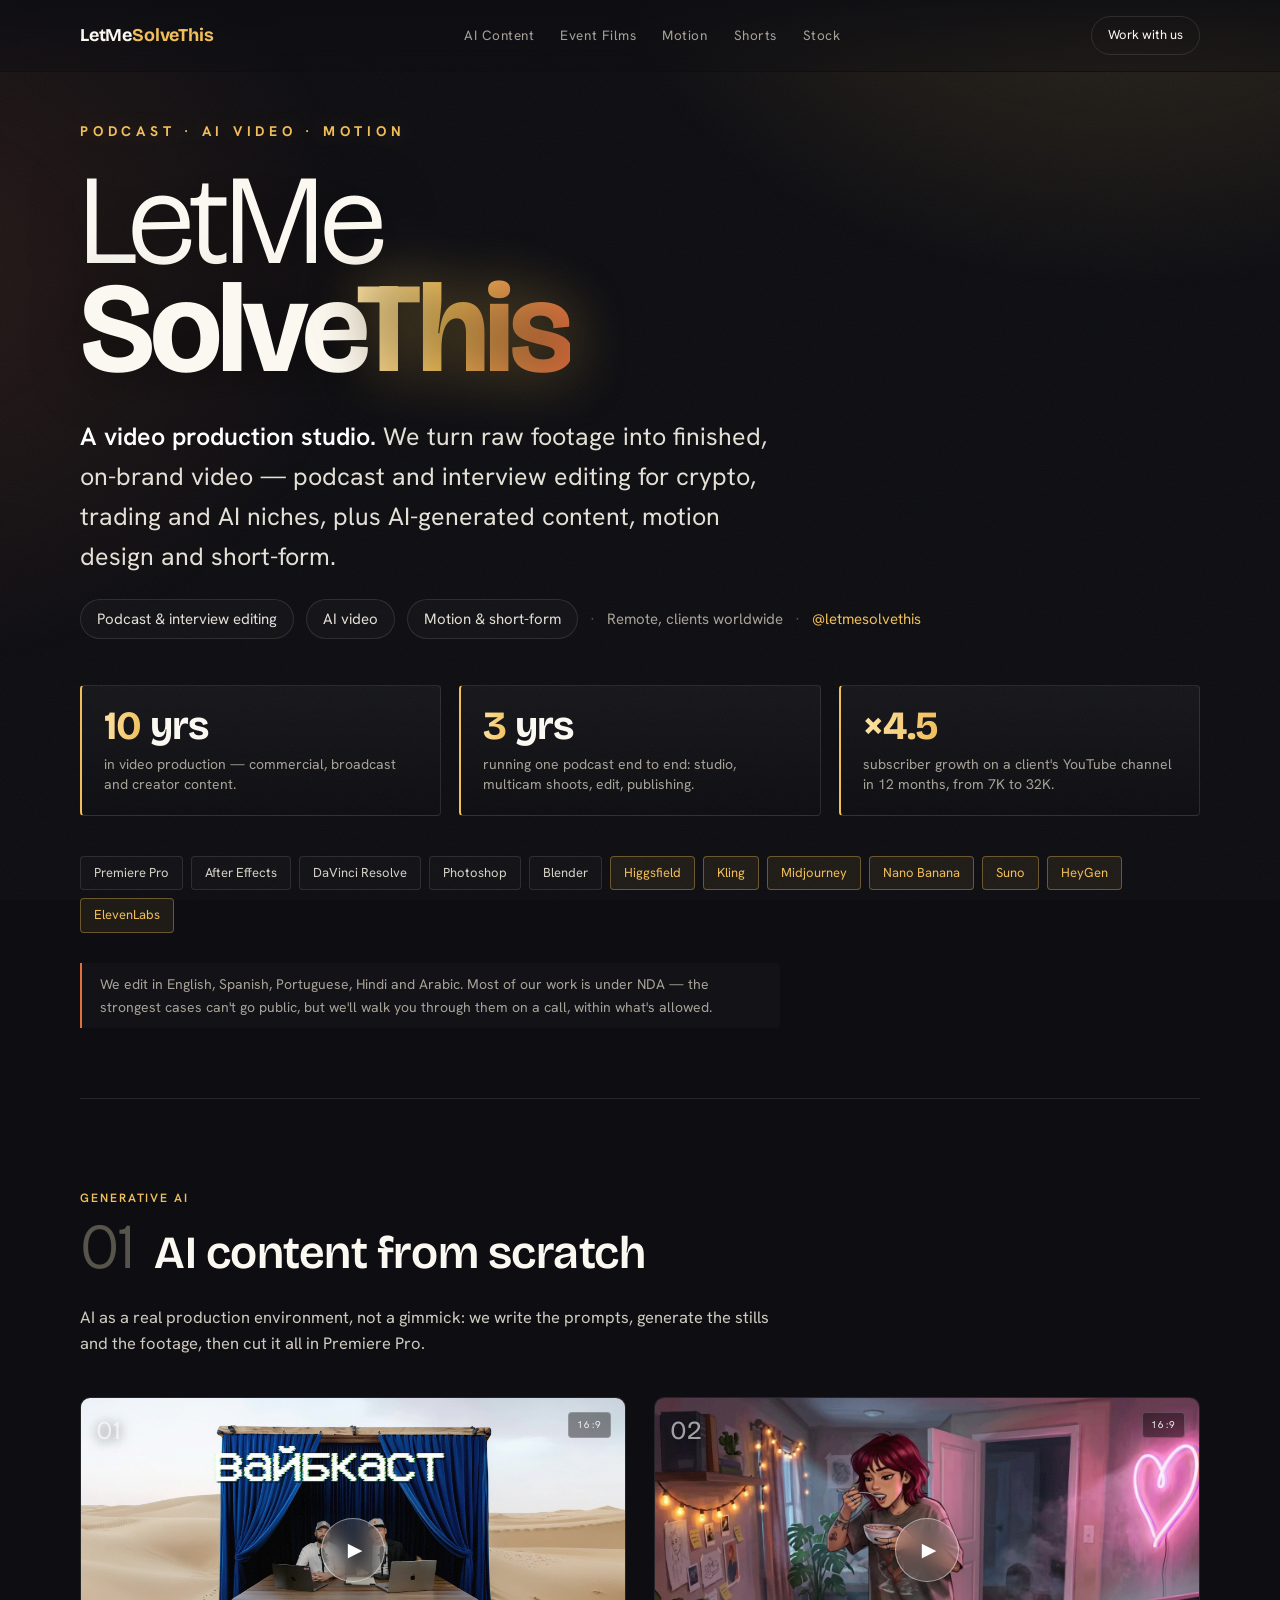
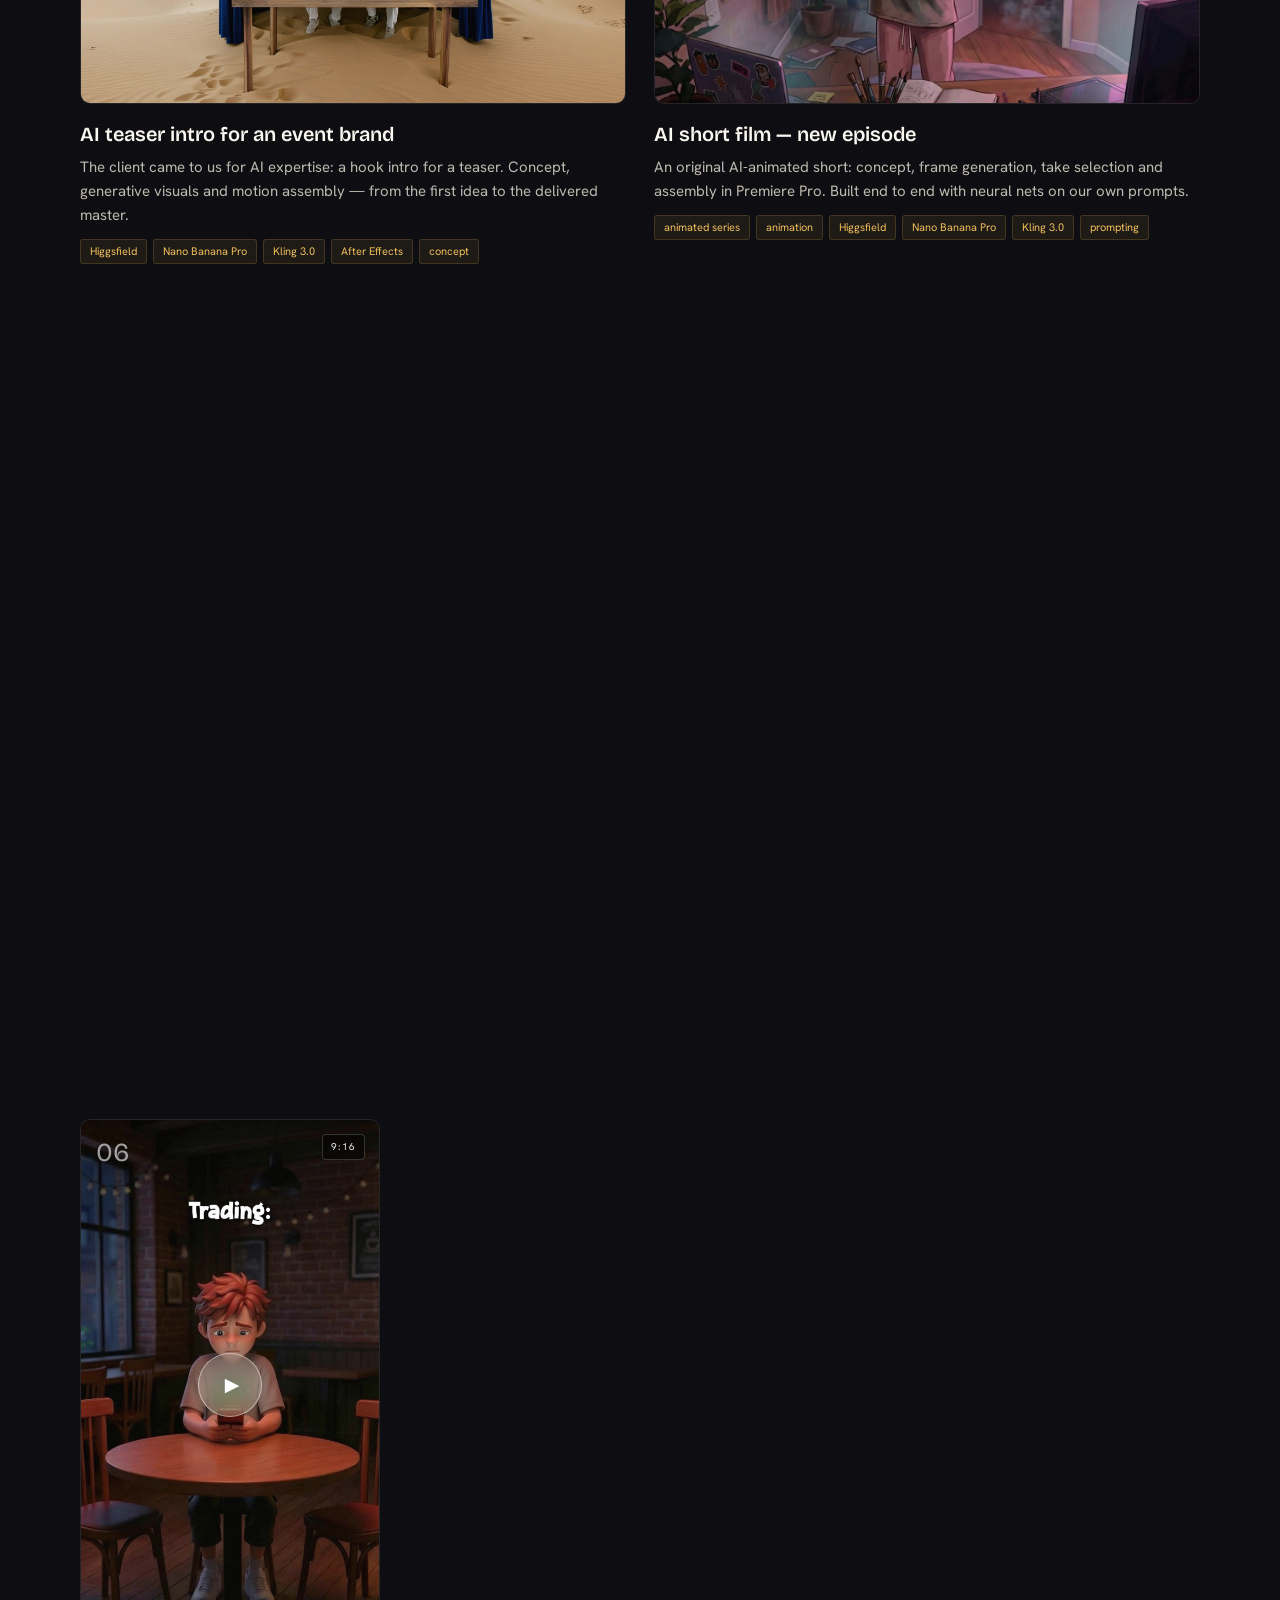
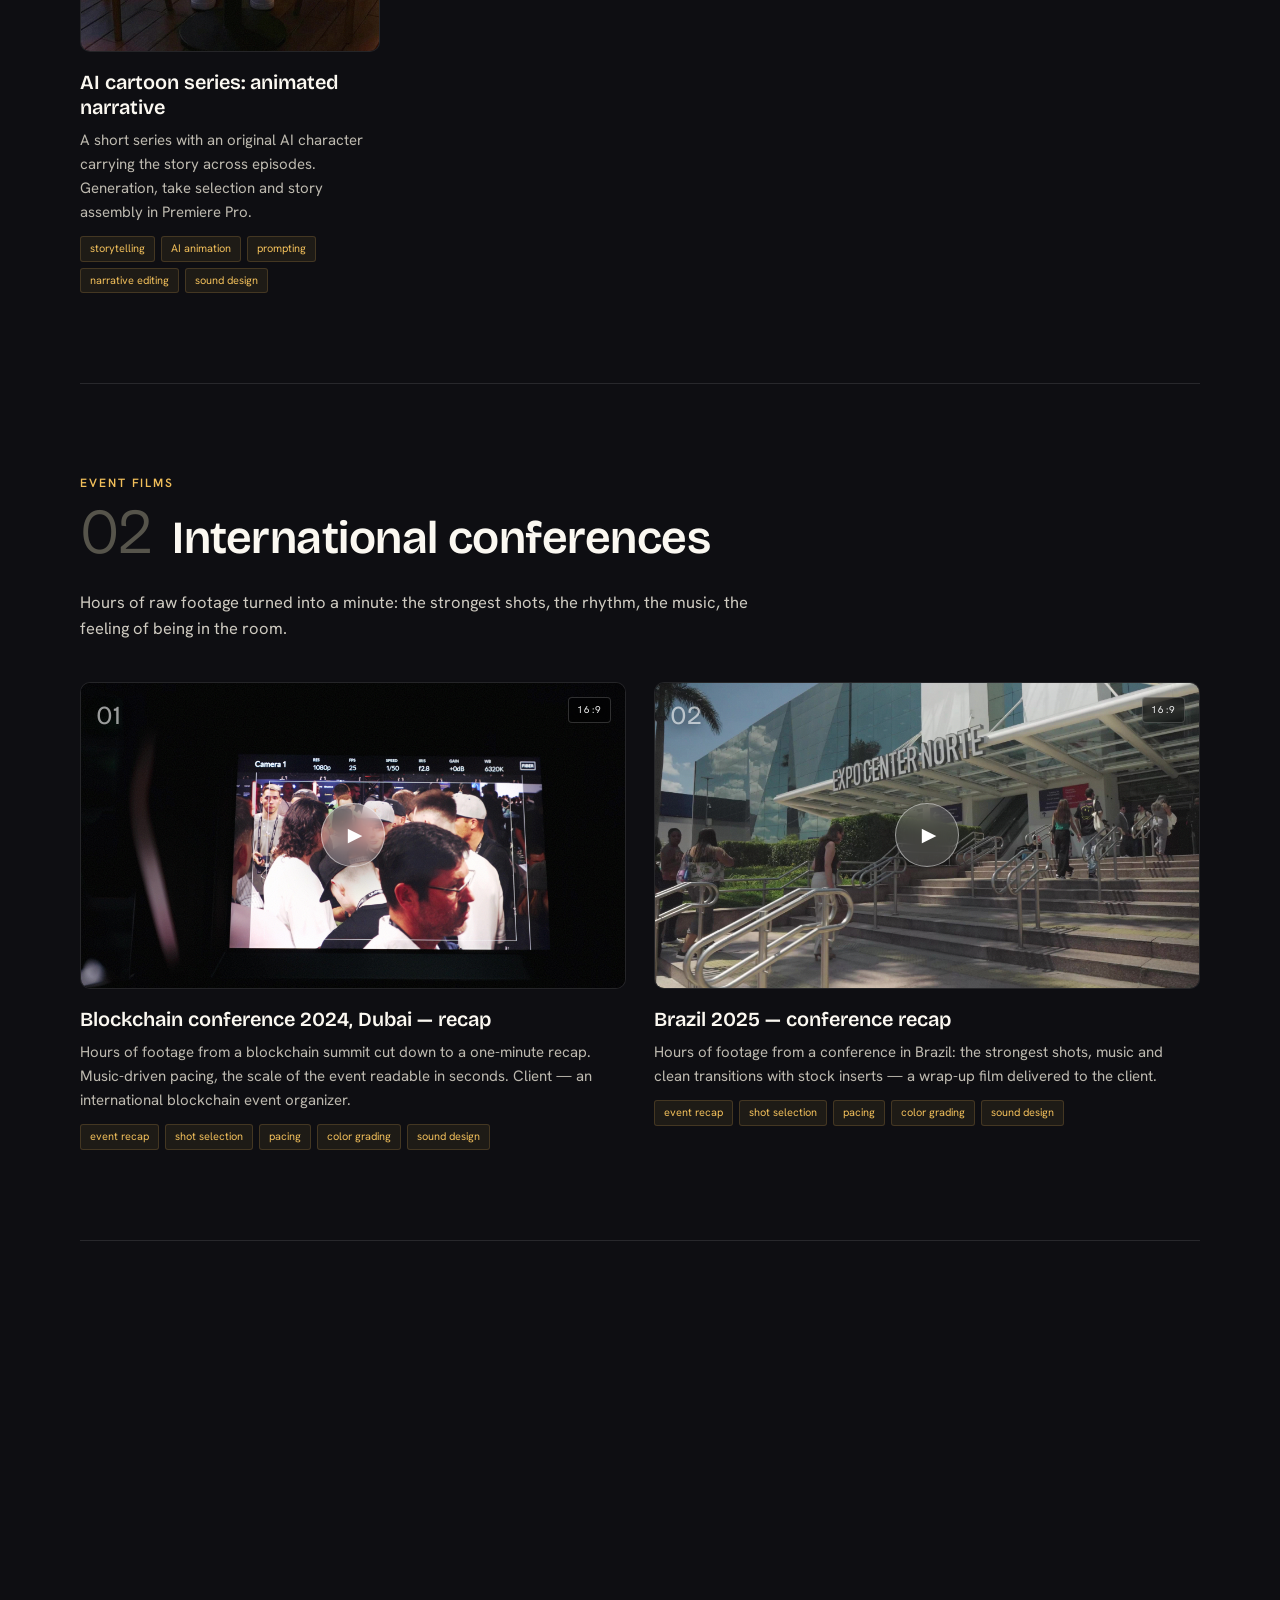
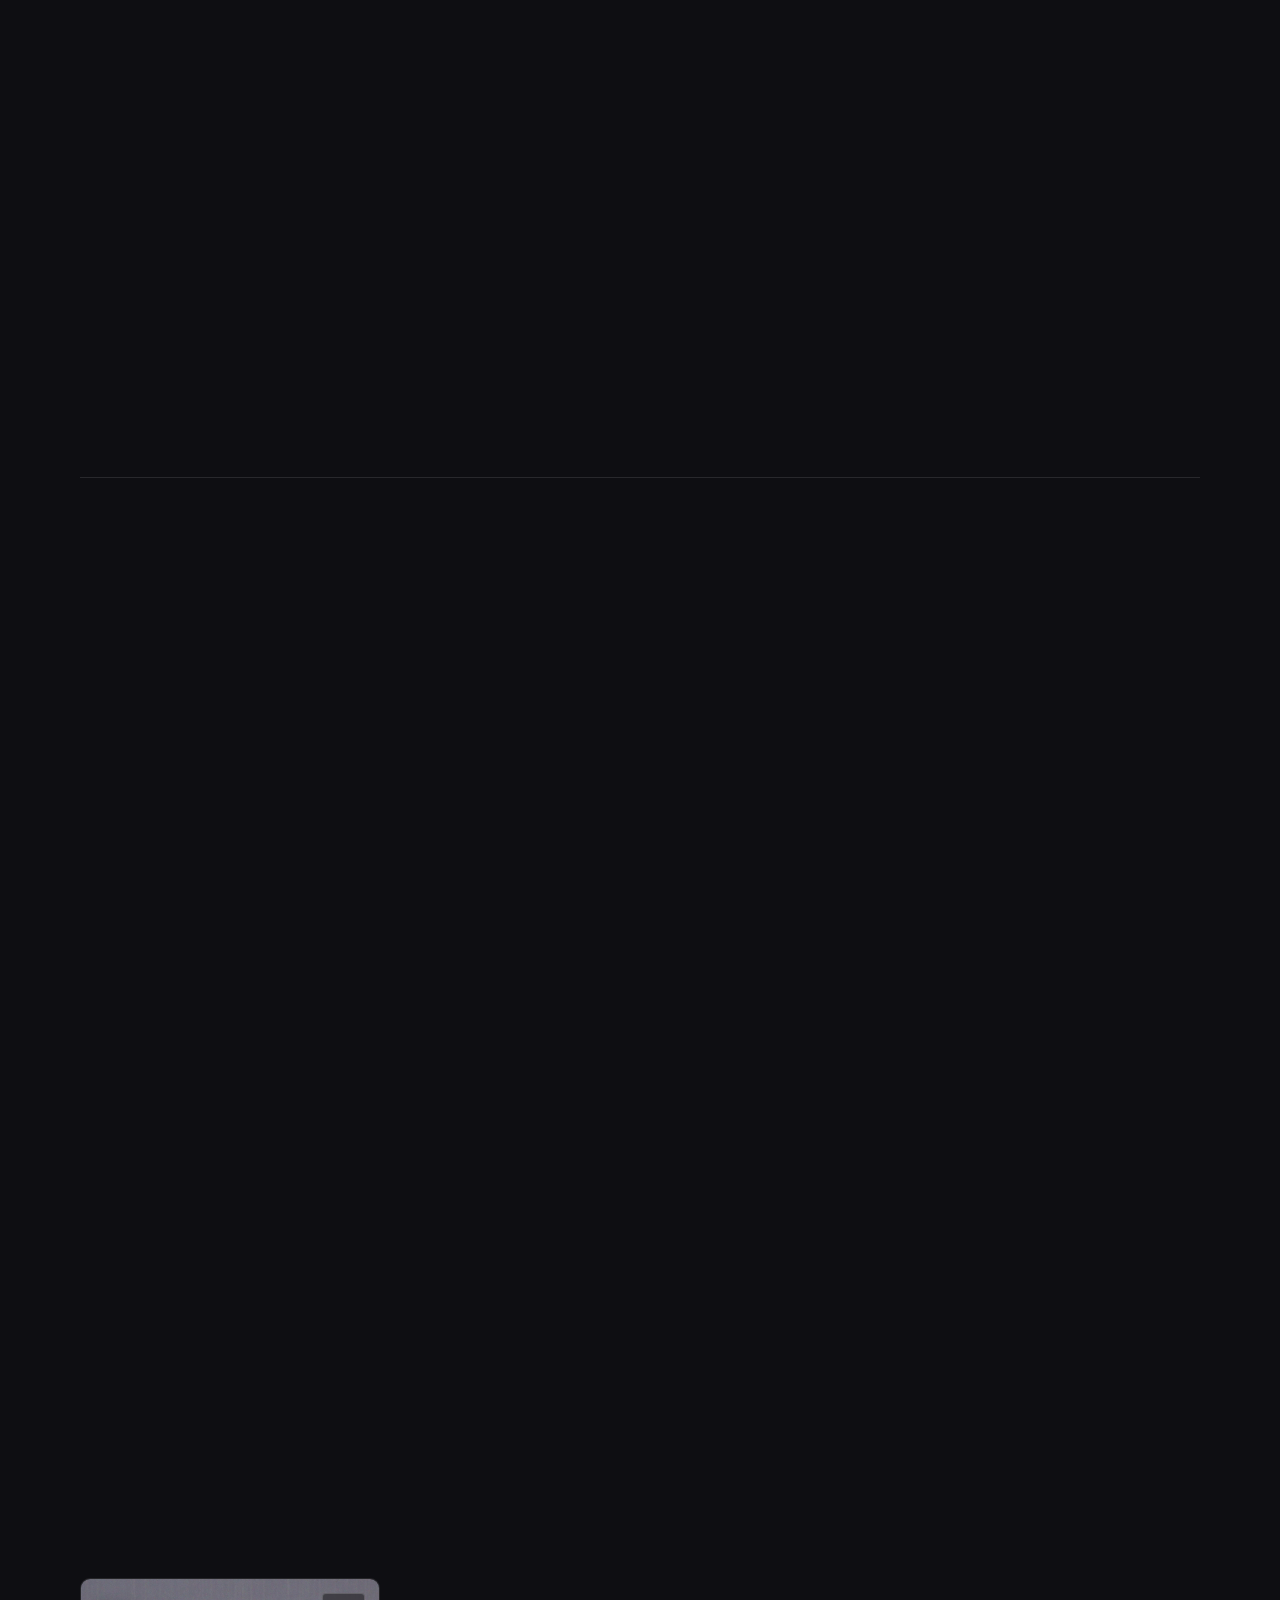
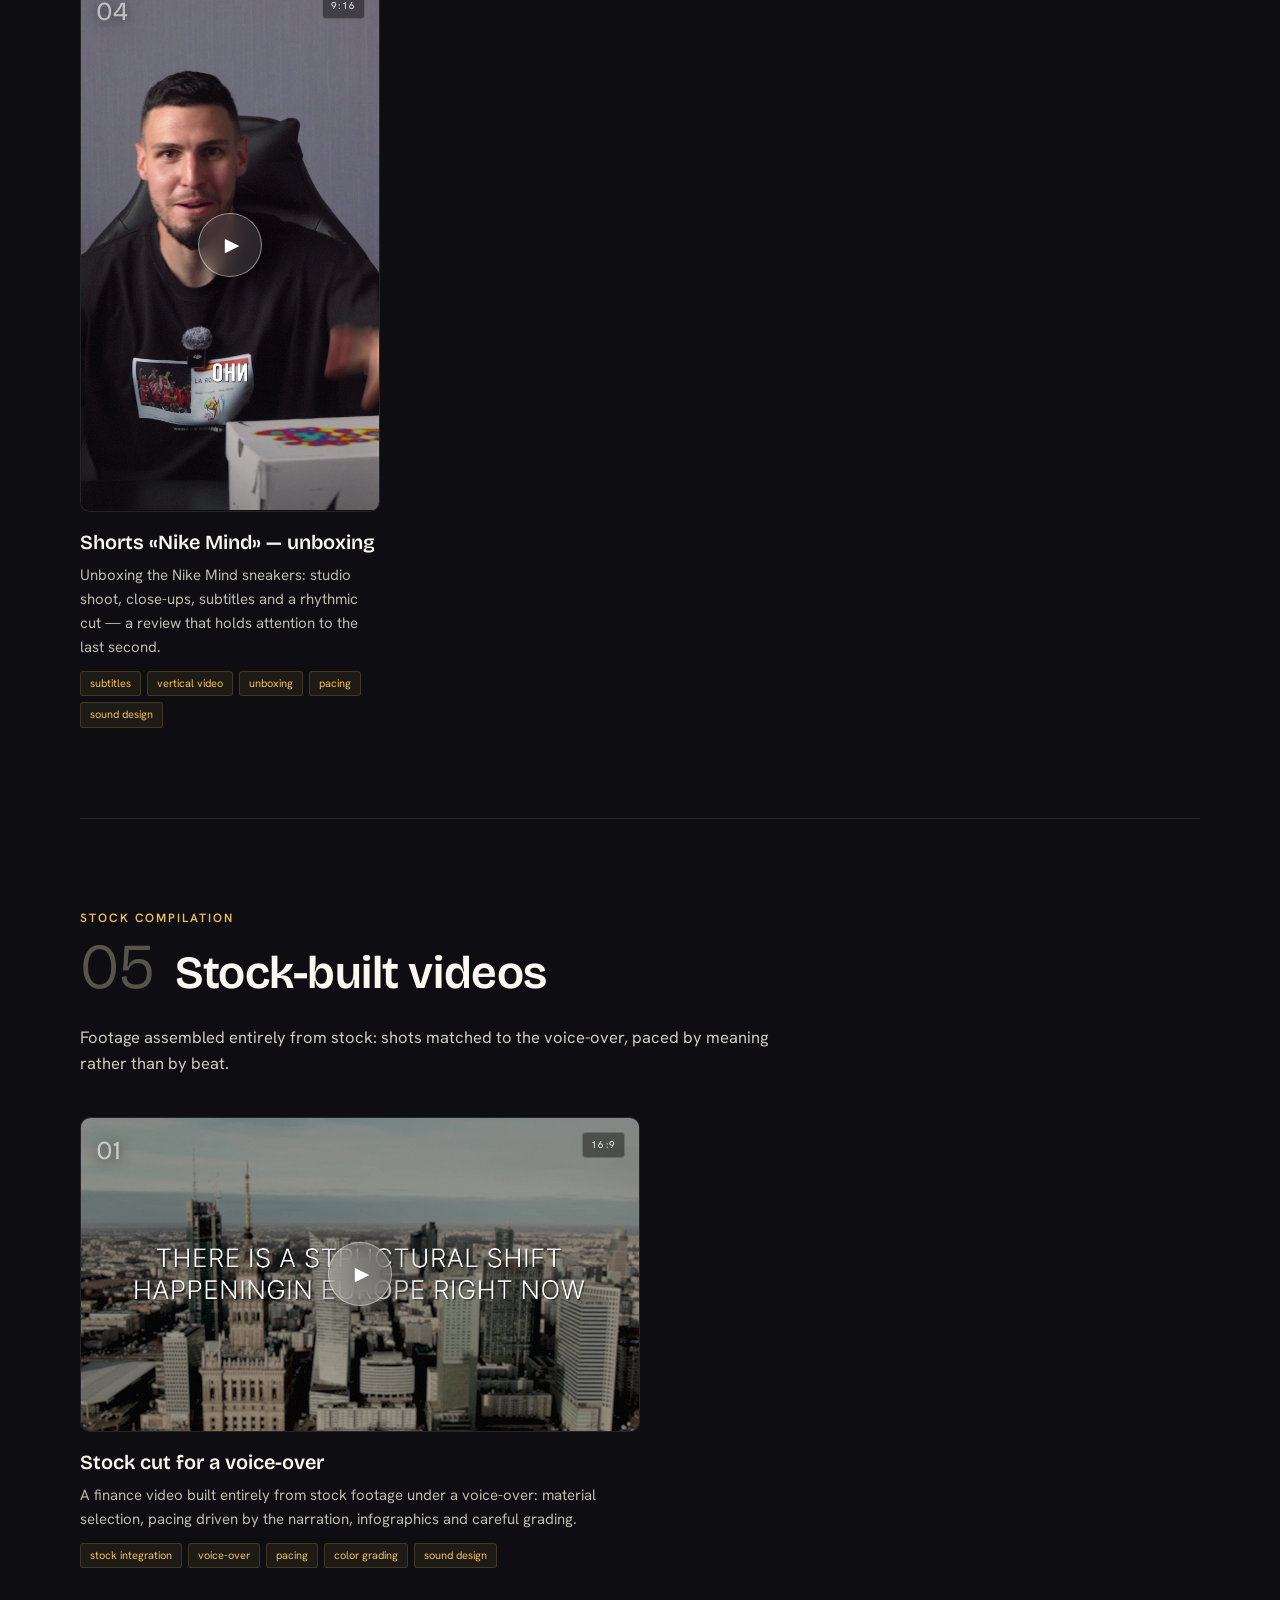
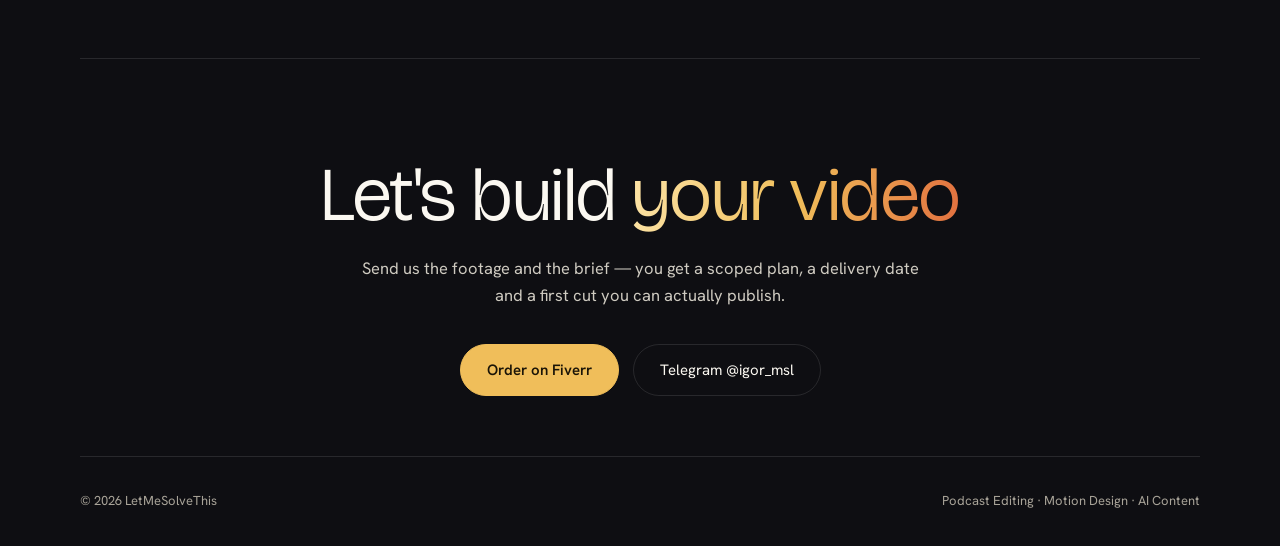
<file: en/index.html>
<!DOCTYPE html>
<html lang="en">
<head>
<meta charset="UTF-8">
<meta name="viewport" content="width=device-width, initial-scale=1.0">
<title>LetMeSolveThis — Podcast, AI Video & Motion Production</title>
<meta name="description" content="LetMeSolveThis — video production studio. Podcast and interview editing for crypto, trading and AI niches, AI-generated content, motion design and short-form video.">
<meta name="robots" content="noindex">
<link rel="preconnect" href="https://fonts.googleapis.com">
<link rel="preconnect" href="https://fonts.gstatic.com" crossorigin>
<link href="https://fonts.googleapis.com/css2?family=Bricolage+Grotesque:opsz,wght@12..96,300..800&family=Hanken+Grotesk:wght@300;400;500;600;700&display=swap" rel="stylesheet">
<style>
  :root{
    --bg:#0E0E12; --bg2:#121217; --card:#15151b;
    --ink:#FBF8F1; --muted:#A8A398; --faint:#56544B;
    --gold:#F0BE5A; --ember:#E2703F; --line:rgba(255,255,255,.11);
    --disp:"Bricolage Grotesque",sans-serif; --sans:"Hanken Grotesk",system-ui,sans-serif;
  }
  *{margin:0;padding:0;box-sizing:border-box}
  html{scroll-behavior:smooth}
  body{background:var(--bg);color:var(--ink);font-family:var(--sans);line-height:1.6;overflow-x:hidden;-webkit-font-smoothing:antialiased}
  body::before{content:"";position:fixed;inset:0;z-index:0;pointer-events:none;
    background:radial-gradient(900px 640px at 88% -10%,rgba(240,190,90,.16),transparent 60%),radial-gradient(820px 700px at -8% 30%,rgba(226,112,63,.12),transparent 58%)}
  body::after{content:"";position:fixed;inset:0;z-index:1;pointer-events:none;opacity:.04;
    background-image:url("data:image/svg+xml,%3Csvg xmlns='http://www.w3.org/2000/svg' width='180' height='180'%3E%3Cfilter id='n'%3E%3CfeTurbulence type='fractalNoise' baseFrequency='.8' numOctaves='2'/%3E%3C/filter%3E%3Crect width='100%25' height='100%25' filter='url(%23n)'/%3E%3C/svg%3E")}
  .wrap{position:relative;z-index:2;max-width:1180px;margin:0 auto;padding:0 30px}
  a{color:inherit;text-decoration:none}

  /* nav */
  nav{position:fixed;top:0;left:0;right:0;z-index:30;backdrop-filter:blur(10px);
    background:linear-gradient(180deg,rgba(14,14,18,.86),rgba(14,14,18,.34));border-bottom:1px solid transparent;transition:.3s}
  nav.scrolled{border-bottom-color:var(--line);background:rgba(12,12,16,.9)}
  .nav-in{max-width:1180px;margin:0 auto;padding:16px 30px;display:flex;justify-content:space-between;align-items:center}
  .logo{font-family:var(--disp);font-weight:700;font-size:18px;letter-spacing:-.01em}
  .logo span{color:var(--gold)}
  .nav-links{display:flex;gap:26px;font-size:13.5px;letter-spacing:.04em;color:var(--muted)}
  .nav-links a{transition:.2s}.nav-links a:hover{color:var(--ink)}
  .nav-cta{font-size:13px;border:1px solid var(--line);padding:8px 16px;border-radius:100px;color:var(--ink);transition:.2s}
  .nav-cta:hover{background:var(--gold);color:#1a1407;border-color:var(--gold)}
  @media(max-width:780px){.nav-links{display:none}}

  /* hero */
  .hero{min-height:100vh;display:flex;flex-direction:column;justify-content:center;padding:120px 0 70px;position:relative}
  .eyebrow{font-size:14px;letter-spacing:.34em;text-transform:uppercase;color:var(--gold);font-weight:700;margin-bottom:26px;text-shadow:0 0 22px rgba(240,190,90,.3)}
  @media(max-width:430px){.eyebrow{font-size:11px;letter-spacing:.18em}}
  .name{font-family:var(--disp);font-weight:300;font-size:clamp(52px,10vw,140px);line-height:.84;letter-spacing:-.03em;text-shadow:0 4px 50px rgba(0,0,0,.5)}
  .name .b{display:block;font-weight:700}
  .name .b em{font-style:normal;background:linear-gradient(96deg,#FCE3A6,#F0BE5A 42%,#E2703F);-webkit-background-clip:text;background-clip:text;color:transparent;filter:drop-shadow(0 0 26px rgba(240,190,90,.4))}
  .role{margin-top:34px;font-size:clamp(18px,2.4vw,25px);color:#E4E0D6;max-width:700px}
  .role b{color:#fff;font-weight:600}
  .sub{margin-top:22px;display:flex;gap:12px;align-items:center;flex-wrap:wrap;font-size:15px;color:var(--muted)}
  .pill{border:1px solid var(--line);border-radius:100px;padding:7px 16px;color:#E4E0D6;background:rgba(255,255,255,.025)}
  .sep{color:var(--faint)}
  .stats{display:flex;gap:18px;flex-wrap:wrap;margin-top:46px}
  .stat{flex:1;min-width:230px;border:1px solid var(--line);border-left:2px solid var(--gold);border-radius:4px;padding:20px 22px;background:linear-gradient(180deg,rgba(255,255,255,.04),rgba(255,255,255,.005))}
  .stat .n{font-family:var(--disp);font-weight:700;font-size:40px;line-height:1;letter-spacing:-.02em}
  .stat .n span{background:linear-gradient(96deg,#FCE3A6,#F0BE5A);-webkit-background-clip:text;background-clip:text;color:transparent}
  .stat .c{margin-top:9px;font-size:14px;color:var(--muted);line-height:1.4}
  .tools{display:flex;flex-wrap:wrap;gap:8px;margin-top:40px}
  .tools .t{font-size:13px;color:#D6D2C8;border:1px solid var(--line);border-radius:4px;padding:6px 13px;background:rgba(255,255,255,.02)}
  .tools .t.ai{color:var(--gold);border-color:rgba(240,190,90,.36);background:rgba(240,190,90,.08)}

  /* sections */
  .section{padding:90px 0;border-top:1px solid var(--line)}
  .sec-head{display:flex;align-items:baseline;gap:20px;margin-bottom:14px}
  .sec-num{font-family:var(--disp);font-weight:300;font-size:clamp(34px,6vw,64px);color:var(--faint);line-height:.8}
  .sec-title{font-family:var(--disp);font-weight:600;font-size:clamp(26px,4.4vw,46px);letter-spacing:-.01em}
  .sec-desc{color:#CFCBC1;max-width:720px;font-size:16.5px;margin-bottom:40px}
  .sec-cat{font-size:12px;letter-spacing:.16em;text-transform:uppercase;color:var(--gold);margin-bottom:8px;font-weight:600}

  /* work grid — mixed orientation, no holes */
  .grid{display:flex;flex-wrap:wrap;gap:28px;align-items:flex-start}
  .work{display:flex;flex-direction:column;min-width:0}
  .work.h{flex:1 1 440px;max-width:560px}
  .work.v{flex:0 0 300px;width:300px}
  @media(max-width:780px){
    .grid{gap:22px}
    .work.h{flex:1 1 100%;max-width:none}
    .work.v{flex:1 1 100%;width:auto;max-width:340px;margin:0 auto}
  }
  /* split layout: two horizontals stacked left, verticals right */
  .grid.split{flex-wrap:nowrap;gap:24px}
  .grid.split .stack-h{flex:3 1 0;min-width:0;display:flex;flex-direction:column;gap:24px}
  .grid.split .stack-h .work.h{flex:none;max-width:none}
  .grid.split .stack-v{flex:4 1 0;min-width:0;display:flex;gap:18px}
  .grid.split .stack-v .work.v{flex:1 1 0;width:auto;min-width:0}
  @media(max-width:820px){
    .grid.split{flex-wrap:wrap;gap:22px}
    .grid.split .stack-h,.grid.split .stack-v{flex:1 1 100%}
    .grid.split .stack-v{flex-wrap:wrap;justify-content:center}
    .grid.split .stack-v .work.v{flex:1 1 100%;width:auto;max-width:340px;margin:0 auto}
  }
  .frame{position:relative;border:1px solid var(--line);border-radius:10px;overflow:hidden;background:#0a0a0e;cursor:pointer;
    transition:transform .4s cubic-bezier(.2,.7,.2,1),box-shadow .4s,border-color .4s}
  .frame.h{aspect-ratio:16/9}
  .frame.v{aspect-ratio:9/16}
  .work:hover .frame{transform:translateY(-4px);border-color:rgba(240,190,90,.5);
    box-shadow:0 18px 60px rgba(0,0,0,.5),0 0 40px rgba(240,190,90,.14)}
  .frame video{position:absolute;inset:0;width:100%;height:100%;object-fit:cover;z-index:2}
  .frame video.full{z-index:8;background:#000;object-fit:contain}
  .frame .aurora{position:absolute;inset:-45%;z-index:1;filter:saturate(1.3) blur(14px);opacity:.5;mix-blend-mode:soft-light;
    background:conic-gradient(from 0deg at 50% 50%,#3a2150,#6a3a20,#b8823a,#3a2150,#1e3a52,#3a2150);animation:spin 18s linear infinite}
  .frame .veil{position:absolute;inset:0;z-index:3;background:radial-gradient(72% 72% at 50% 46%,transparent,rgba(8,8,12,.62))}
  .frame .grain{position:absolute;inset:0;z-index:4;pointer-events:none;opacity:.06;
    background-image:url("data:image/svg+xml,%3Csvg xmlns='http://www.w3.org/2000/svg' width='160' height='160'%3E%3Cfilter id='n'%3E%3CfeTurbulence type='fractalNoise' baseFrequency='.9' numOctaves='2'/%3E%3C/filter%3E%3Crect width='100%25' height='100%25' filter='url(%23n)'/%3E%3C/svg%3E")}
  .frame .pnum{position:absolute;top:12px;left:15px;z-index:5;font-family:var(--disp);font-size:26px;color:rgba(255,255,255,.6);text-shadow:0 2px 12px rgba(0,0,0,.55)}
  .frame .badge{position:absolute;top:14px;right:14px;z-index:6;display:flex;gap:6px}
  .frame .badge span{font-size:10px;letter-spacing:.12em;text-transform:uppercase;color:#eee;background:rgba(0,0,0,.42);backdrop-filter:blur(6px);border:1px solid rgba(255,255,255,.18);padding:4px 8px;border-radius:4px}
  .frame .badge .q{color:var(--gold);border-color:rgba(240,190,90,.42)}
  .frame .play{position:absolute;top:50%;left:50%;transform:translate(-50%,-50%);z-index:6;transition:opacity .3s}
  .frame .play .ring{width:64px;height:64px;border-radius:50%;display:grid;place-items:center;
    background:rgba(255,255,255,.12);backdrop-filter:blur(10px);border:1px solid rgba(255,255,255,.46);box-shadow:0 10px 40px rgba(0,0,0,.4);transition:.4s}
  .frame .play .tri{color:#fff;font-size:19px;margin-left:4px}
  .work:hover .frame .play .ring{transform:scale(1.08);box-shadow:0 12px 52px rgba(240,190,90,.38);border-color:rgba(240,190,90,.72)}
  .frame .expand{position:absolute;bottom:12px;right:12px;z-index:7;width:38px;height:38px;border-radius:9px;display:grid;place-items:center;
    background:rgba(0,0,0,.5);backdrop-filter:blur(6px);border:1px solid rgba(255,255,255,.25);color:#fff;font-size:15px;cursor:pointer;opacity:0;transition:.25s}
  .work:hover .frame .expand,.frame.playing .expand{opacity:1}
  .frame.playing .play,.frame.playing .aurora,.frame.playing .veil,.frame.playing .pnum,.frame.playing .badge{opacity:0;pointer-events:none;transition:opacity .3s}
  .frame.placeholder{cursor:default}
  .frame.placeholder .play .ring{opacity:.55}
  @keyframes spin{to{transform:rotate(1turn)}}

  .w-title{font-family:var(--disp);font-weight:600;font-size:20px;margin-top:18px;line-height:1.25}
  .w-note{color:#BDB9AF;font-size:15px;margin-top:8px}
  .w-tags{display:flex;flex-wrap:wrap;gap:6px;margin-top:12px}
  .w-tags span{font-size:11px;color:var(--gold);background:rgba(240,190,90,.07);border:1px solid rgba(240,190,90,.18);padding:3px 9px;border-radius:3px}

  /* lightbox */
  .lb{position:fixed;inset:0;z-index:60;display:none;align-items:center;justify-content:center;padding:5vh 5vw;
    background:rgba(6,6,9,.88);backdrop-filter:blur(10px);opacity:0;transition:opacity .3s}
  .lb.open{display:flex;opacity:1}
  .lb .box{position:relative;transform:scale(.95);transition:transform .35s cubic-bezier(.2,.7,.2,1)}
  .lb.open .box{transform:scale(1)}
  .lb video{display:block;max-height:90vh;max-width:90vw;border-radius:12px;box-shadow:0 40px 120px rgba(0,0,0,.65);background:#000}
  .lb.v video{max-width:min(480px,92vw)}
  .lb .x{position:absolute;top:-46px;right:0;width:40px;height:40px;border-radius:50%;display:grid;place-items:center;
    background:rgba(255,255,255,.12);border:1px solid rgba(255,255,255,.4);color:#fff;font-size:20px;cursor:pointer}
  body.lb-open{overflow:hidden}

  /* contact */
  .contact{padding:100px 0 60px;border-top:1px solid var(--line);text-align:center}
  .contact .big{font-family:var(--disp);font-weight:300;font-size:clamp(24px,6.2vw,76px);line-height:.95;letter-spacing:-.02em;white-space:nowrap}
  .contact .big em{font-style:normal;background:linear-gradient(96deg,#FCE3A6,#F0BE5A,#E2703F);-webkit-background-clip:text;background-clip:text;color:transparent}
  .contact .lead{margin:24px auto 0;max-width:560px;color:#CFCBC1;font-size:16.5px}
  .contact .links{display:flex;gap:14px;justify-content:center;flex-wrap:wrap;margin-top:36px}
  .contact .links a{border:1px solid var(--line);border-radius:100px;padding:13px 26px;font-size:15px;transition:.2s}
  .contact .links a:hover{background:var(--ink);color:#111;border-color:var(--ink)}
  .contact .links a.primary{background:var(--gold);color:#1a1407;border-color:var(--gold);font-weight:600}
  .contact .links a.primary:hover{filter:brightness(1.08)}
  footer{padding:34px 0;border-top:1px solid var(--line);display:flex;justify-content:space-between;flex-wrap:wrap;gap:12px;color:var(--muted);font-size:13px}

  /* reveal */
  .rv{opacity:0;transform:translateY(26px);transition:opacity .7s ease,transform .7s ease}
  .rv.in{opacity:1;transform:none}
  .nda{margin-top:30px;font-size:14px;color:var(--muted);border-left:2px solid var(--ember);padding:10px 18px;background:var(--bg2);border-radius:0 4px 4px 0;max-width:700px}
</style>
</head>
<body>

<nav id="nav">
  <div class="nav-in">
    <a href="#top" class="logo">LetMe<span>SolveThis</span></a>
    <div class="nav-links">
      <a href="#ai">AI Content</a>
      <a href="#event">Event Films</a>
      <a href="#motion">Motion</a>
      <a href="#shorts">Shorts</a>
      <a href="#stock">Stock</a>
    </div>
    <a href="#contact" class="nav-cta">Work with us</a>
  </div>
</nav>

<div class="wrap" id="top">

  <!-- ============ HERO ============ -->
  <header class="hero">
    <div class="eyebrow rv">Podcast · AI Video · Motion</div>
    <h1 class="name rv">LetMe<span class="b">Solve<em>This</em></span></h1>
    <p class="role rv"><b>A video production studio.</b> We turn raw footage into finished, on-brand video — podcast and interview editing for crypto, trading and AI niches, plus AI-generated content, motion design and short-form.</p>
    <div class="sub rv">
      <span class="pill">Podcast &amp; interview editing</span>
      <span class="pill">AI video</span>
      <span class="pill">Motion &amp; short-form</span>
      <span class="sep">·</span><span>Remote, clients worldwide</span>
      <span class="sep">·</span><a href="https://pro.fiverr.com/freelancers/letmesolvethis?public_mode=true" target="_blank" rel="noopener" style="color:var(--gold)">@letmesolvethis</a>
    </div>
    <div class="stats rv">
      <div class="stat">
        <div class="n"><span>10</span> yrs</div>
        <div class="c">in video production — commercial, broadcast and creator content.</div>
      </div>
      <div class="stat">
        <div class="n"><span>3</span> yrs</div>
        <div class="c">running one podcast end to end: studio, multicam shoots, edit, publishing.</div>
      </div>
      <div class="stat">
        <div class="n"><span>&times;4.5</span></div>
        <div class="c">subscriber growth on a client's YouTube channel in 12 months, from 7K to 32K.</div>
      </div>
    </div>
    <div class="tools rv">
      <span class="t">Premiere Pro</span><span class="t">After Effects</span><span class="t">DaVinci Resolve</span><span class="t">Photoshop</span><span class="t">Blender</span>
      <span class="t ai">Higgsfield</span><span class="t ai">Kling</span><span class="t ai">Midjourney</span><span class="t ai">Nano Banana</span><span class="t ai">Suno</span><span class="t ai">HeyGen</span><span class="t ai">ElevenLabs</span>
    </div>
    <div class="nda rv">We edit in English, Spanish, Portuguese, Hindi and Arabic. Most of our work is under NDA — the strongest cases can't go public, but we'll walk you through them on a call, within what's allowed.</div>
  </header>

  <main id="work-root"></main>

  <!-- ============ CONTACT ============ -->
  <section class="contact rv" id="contact">
    <div class="big">Let's build <em>your video</em></div>
    <p class="lead">Send us the footage and the brief — you get a scoped plan, a delivery date and a first cut you can actually publish.</p>
    <div class="links">
      <a href="https://pro.fiverr.com/freelancers/letmesolvethis?public_mode=true" class="primary" target="_blank" rel="noopener">Order on Fiverr</a>
      <a href="https://t.me/igor_msl" target="_blank" rel="noopener">Telegram @igor_msl</a>
    </div>
  </section>

  <footer>
    <span>© 2026 LetMeSolveThis</span>
    <span>Podcast Editing · Motion Design · AI Content</span>
  </footer>
</div>

<div class="lb" id="lb"><div class="box"><button class="x" aria-label="Close">✕</button></div></div>

<script>
const VID = '../videos/';
const fmtLabel = o => o === 'v' ? '9:16' : '16:9';

function cardHtml(w, i){
  const num = String(i + 1).padStart(2, '0');
  const oc = w.orient === 'v' ? 'v' : 'h';
  const tags = w.tags.map(t => `<span>${t}</span>`).join('');
  const meta = `<h3 class="w-title">${w.title}</h3><p class="w-note">${w.note}</p><div class="w-tags">${tags}</div>`;
  if(w.state !== 'ready'){
    return `<article class="work ${oc} rv"><div class="frame ${oc} placeholder">
      <div class="aurora"></div><div class="veil"></div><div class="grain"></div>
      <span class="pnum">${num}</span>
      <div class="badge"><span>${fmtLabel(w.orient)}</span><span class="q">soon</span></div>
      <div class="play"><div class="ring"><span class="tri">▶</span></div></div>
    </div>${meta}</article>`;
  }
  return `<article class="work ${oc} rv"><div class="frame ${oc}" data-slug="${w.slug}">
    <video class="preview" src="${VID}${w.slug}.preview.mp4" poster="${VID}${w.slug}.jpg" muted loop playsinline preload="none" controlslist="nodownload" disablepictureinpicture oncontextmenu="return false"></video>
    <div class="aurora"></div><div class="grain"></div>
    <span class="pnum">${num}</span>
    <div class="badge"><span>${fmtLabel(w.orient)}</span></div>
    <div class="play"><div class="ring"><span class="tri">▶</span></div></div>
    <button class="expand" title="Fullscreen" aria-label="Fullscreen">⤢</button>
  </div>${meta}</article>`;
}
function sortWorks(works){ return [...works].sort((a,b)=>(a.orient==='v')-(b.orient==='v')); } // h before v
function gridHtml(s){
  const ordered = sortWorks(s.works);
  if(s.layout === 'split'){
    const hs = [], vs = [];
    ordered.forEach((w, i) => (w.orient === 'v' ? vs : hs).push(cardHtml(w, i)));
    return `<div class="grid split"><div class="stack-h">${hs.join('')}</div><div class="stack-v">${vs.join('')}</div></div>`;
  }
  return `<div class="grid">${ordered.map(cardHtml).join('')}</div>`;
}
function sectionHtml(s){
  return `<section class="section" id="${s.id}">
    <div class="sec-cat rv">${s.cat}</div>
    <div class="sec-head rv"><span class="sec-num">${s.num}</span><h2 class="sec-title">${s.title}</h2></div>
    <p class="sec-desc rv">${s.desc}</p>
    ${gridHtml(s)}
  </section>`;
}

fetch('manifest.json').then(r => r.json()).then(data => {
  document.getElementById('work-root').innerHTML = data.sections.map(sectionHtml).join('');
  initMedia();
  initReveal();
}).catch(err => {
  console.error(err);
  document.getElementById('work-root').innerHTML =
    '<p style="color:var(--muted);padding:60px 0;text-align:center">Could not load the work list.</p>';
});

/* ---- player ---- */
const lb = document.getElementById('lb');
const lbBox = lb.querySelector('.box');
let lbVideo = null, lbReturn = null;

function initMedia(){
  const pio = new IntersectionObserver(es => es.forEach(e => {
    const v = e.target;
    if(e.isIntersecting) v.play().catch(()=>{}); else v.pause();
  }), {threshold:0, rootMargin:'300px 0px'});
  document.querySelectorAll('video.preview').forEach(v => pio.observe(v));

  document.querySelectorAll('.frame[data-slug]').forEach(f => {
    const slug = f.getAttribute('data-slug');
    const orient = f.classList.contains('v') ? 'v' : 'h';
    f.addEventListener('click', ev => {
      if(ev.target.closest('.expand')) return;
      playInline(f, slug);
    });
    f.querySelector('.expand').addEventListener('click', ev => {
      ev.stopPropagation();
      openLightbox(f, slug, orient);
    });
  });
}

function playInline(f, slug){
  let full = f.querySelector('video.full');
  if(!full){
    const prev = f.querySelector('video.preview');
    if(prev) prev.pause();
    full = document.createElement('video');
    full.className = 'full';
    full.src = VID + slug + '.mp4';
    full.controls = true; full.autoplay = true; full.playsInline = true;
    full.controlsList = 'nodownload'; full.disablePictureInPicture = true;
    full.oncontextmenu = () => false;
    f.appendChild(full);
    f.classList.add('playing');
  } else {
    full.play().catch(()=>{});
  }
}

function openLightbox(f, slug, orient){
  const inlineFull = f.querySelector('video.full');
  const t = inlineFull ? inlineFull.currentTime : 0;
  if(inlineFull) inlineFull.pause();
  lbReturn = inlineFull || null;
  lb.className = 'lb open ' + orient;
  lbVideo = document.createElement('video');
  lbVideo.src = VID + slug + '.mp4';
  lbVideo.controls = true; lbVideo.playsInline = true; lbVideo.autoplay = true;
  lbVideo.controlsList = 'nodownload'; lbVideo.disablePictureInPicture = true;
  lbVideo.oncontextmenu = () => false;
  lbVideo.addEventListener('loadedmetadata', () => {
    if(t > 0 && t < lbVideo.duration) lbVideo.currentTime = t;
  }, {once:true});
  lbBox.insertBefore(lbVideo, lbBox.querySelector('.x'));
  lbVideo.play().catch(()=>{});
  document.body.classList.add('lb-open');
}

function closeLightbox(){
  if(!lbVideo) return;
  const t = lbVideo.currentTime;
  if(lbReturn){
    const ret = lbReturn;
    ret.addEventListener('loadedmetadata', () => { if(t < ret.duration) ret.currentTime = t; }, {once:true});
    if(ret.readyState >= 1 && t < ret.duration) ret.currentTime = t;
  }
  lbVideo.pause(); lbVideo.remove(); lbVideo = null; lbReturn = null;
  lb.classList.remove('open');
  document.body.classList.remove('lb-open');
  setTimeout(() => { lb.className = 'lb'; }, 320);
}
lb.addEventListener('click', e => { if(e.target === lb || e.target.closest('.x')) closeLightbox(); });
addEventListener('keydown', e => { if(e.key === 'Escape') closeLightbox(); });

/* ---- nav + reveal ---- */
const nav = document.getElementById('nav');
addEventListener('scroll', () => { nav.classList.toggle('scrolled', scrollY > 40); });

function initReveal(){
  const io = new IntersectionObserver(es => es.forEach(e => {
    if(e.isIntersecting){ e.target.classList.add('in'); io.unobserve(e.target); }
  }), {threshold:.12});
  document.querySelectorAll('.rv').forEach(el => io.observe(el));
}
/* hero is visible immediately (its .rv nodes live outside work-root) */
document.querySelectorAll('.hero .rv').forEach((el, i) => { el.style.transitionDelay = (i * 0.06) + 's'; });
requestAnimationFrame(() => document.querySelectorAll('.hero .rv').forEach(el => el.classList.add('in')));
</script>
</body>
</html>
</file>
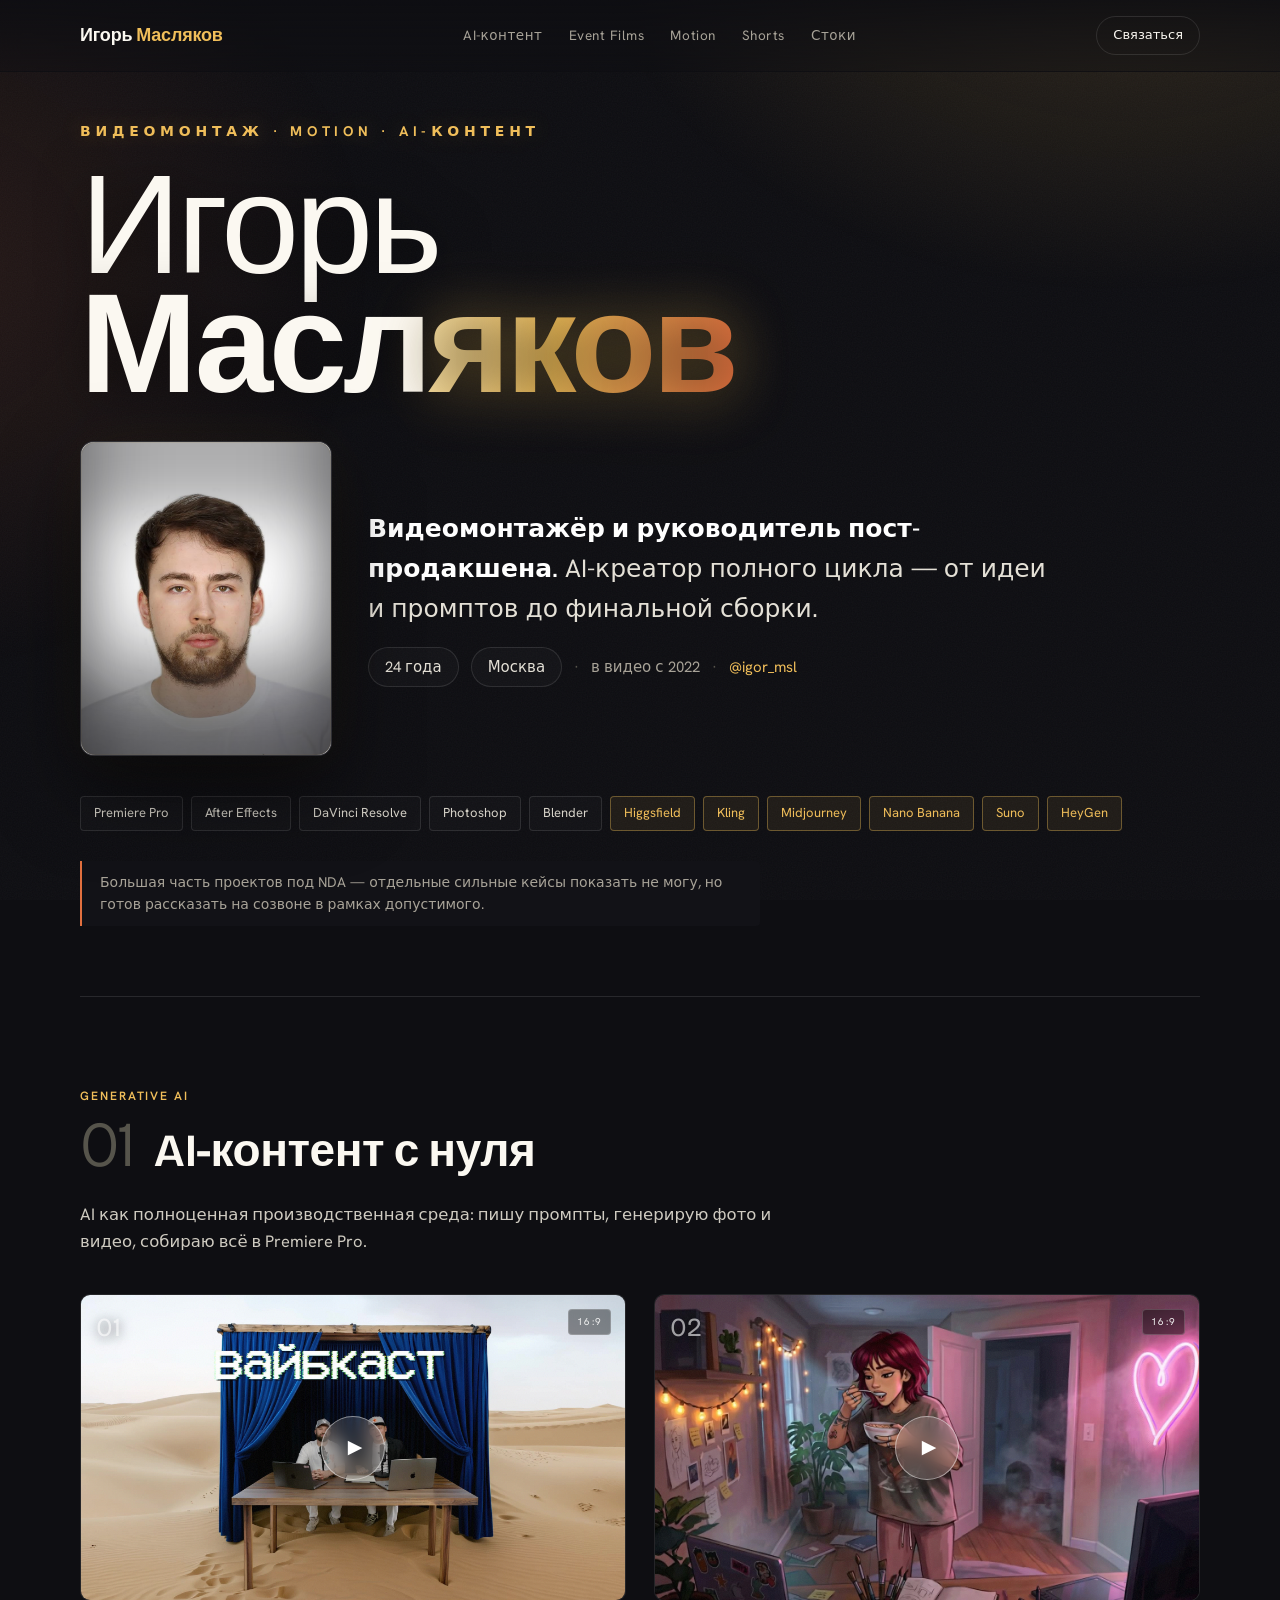
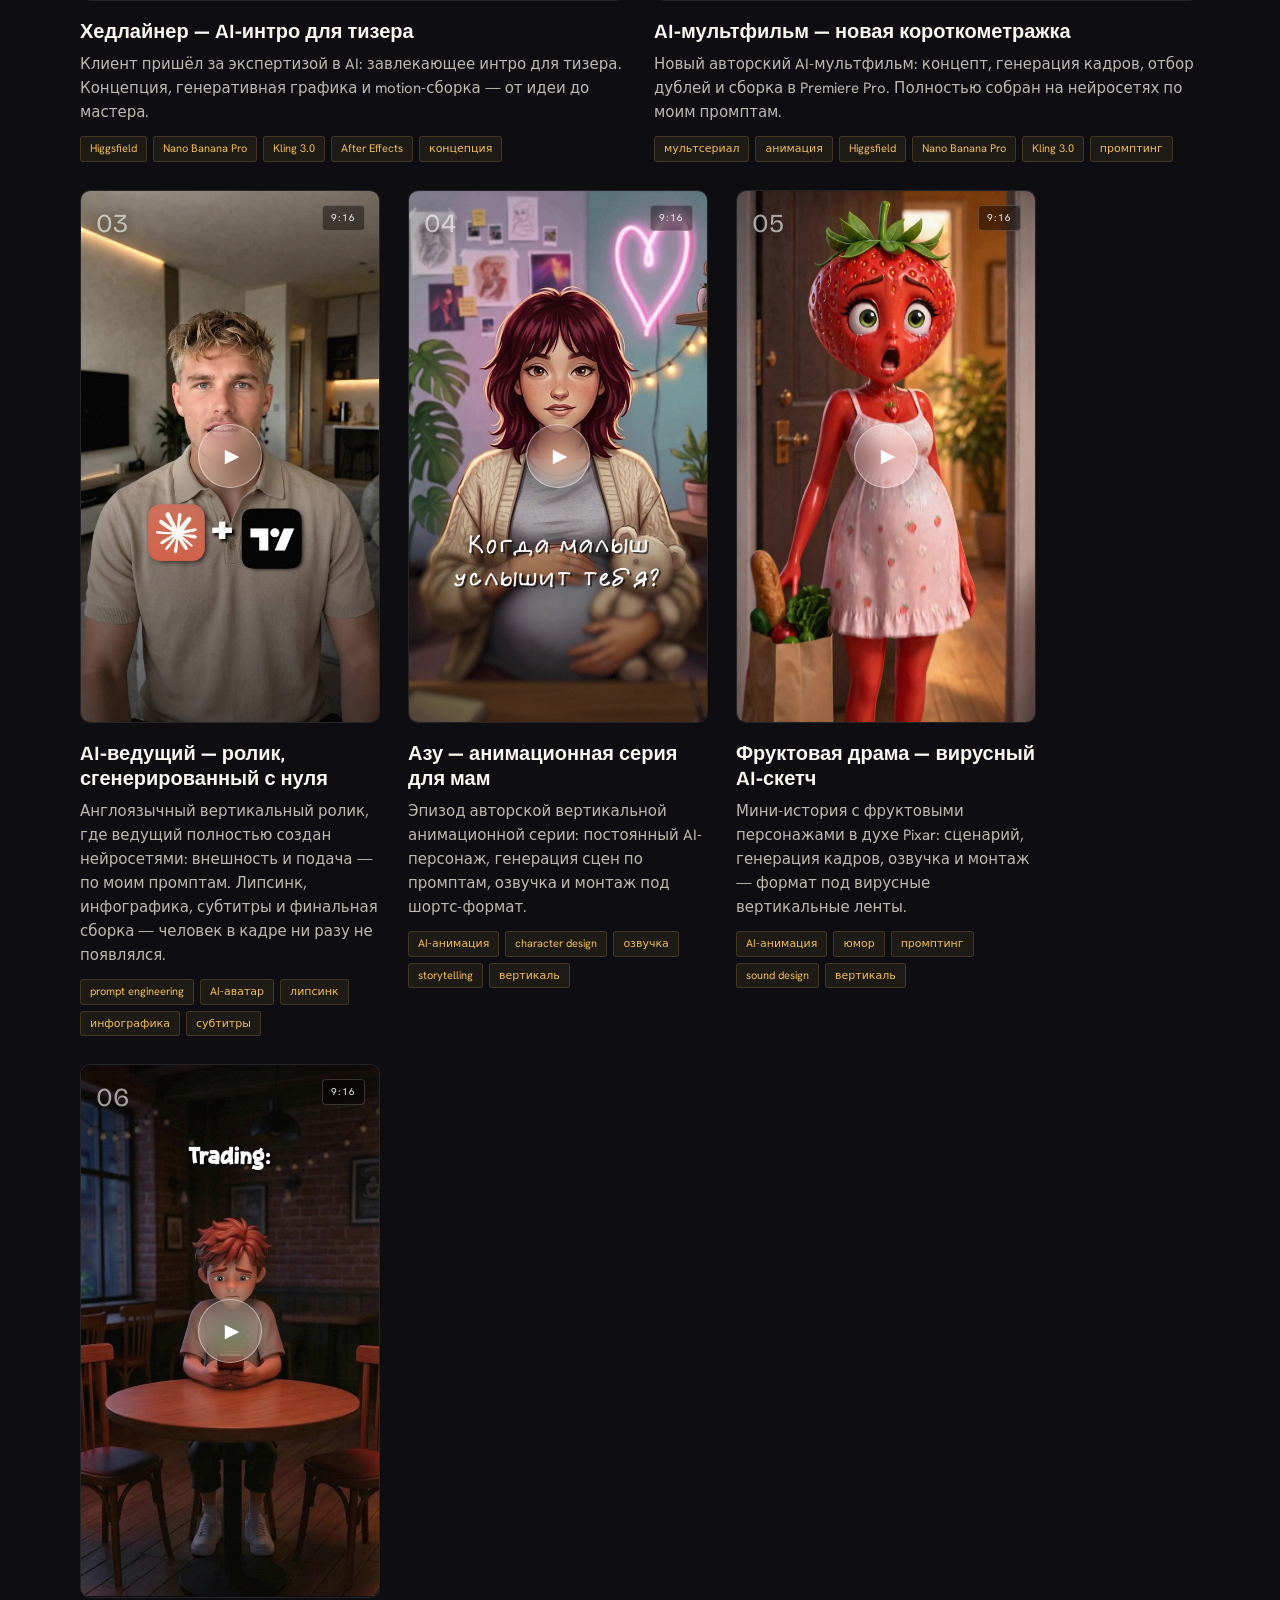
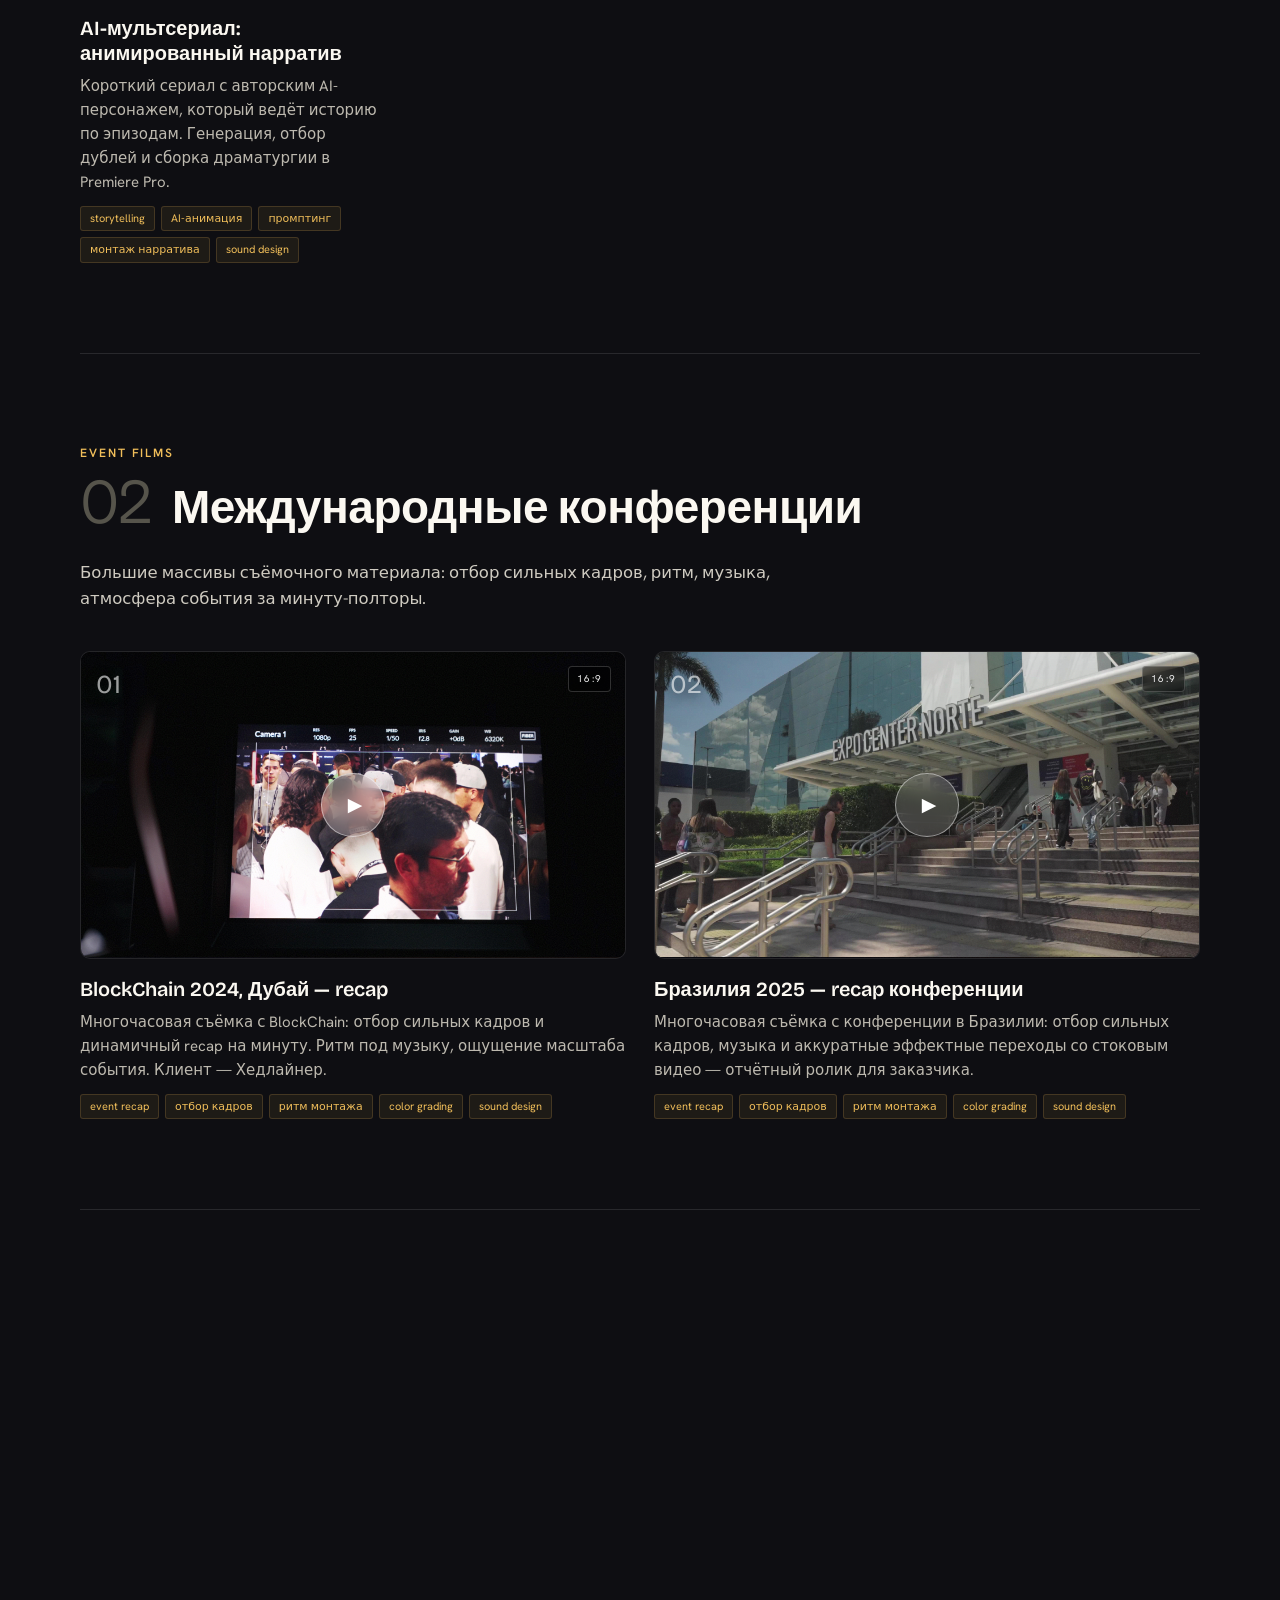
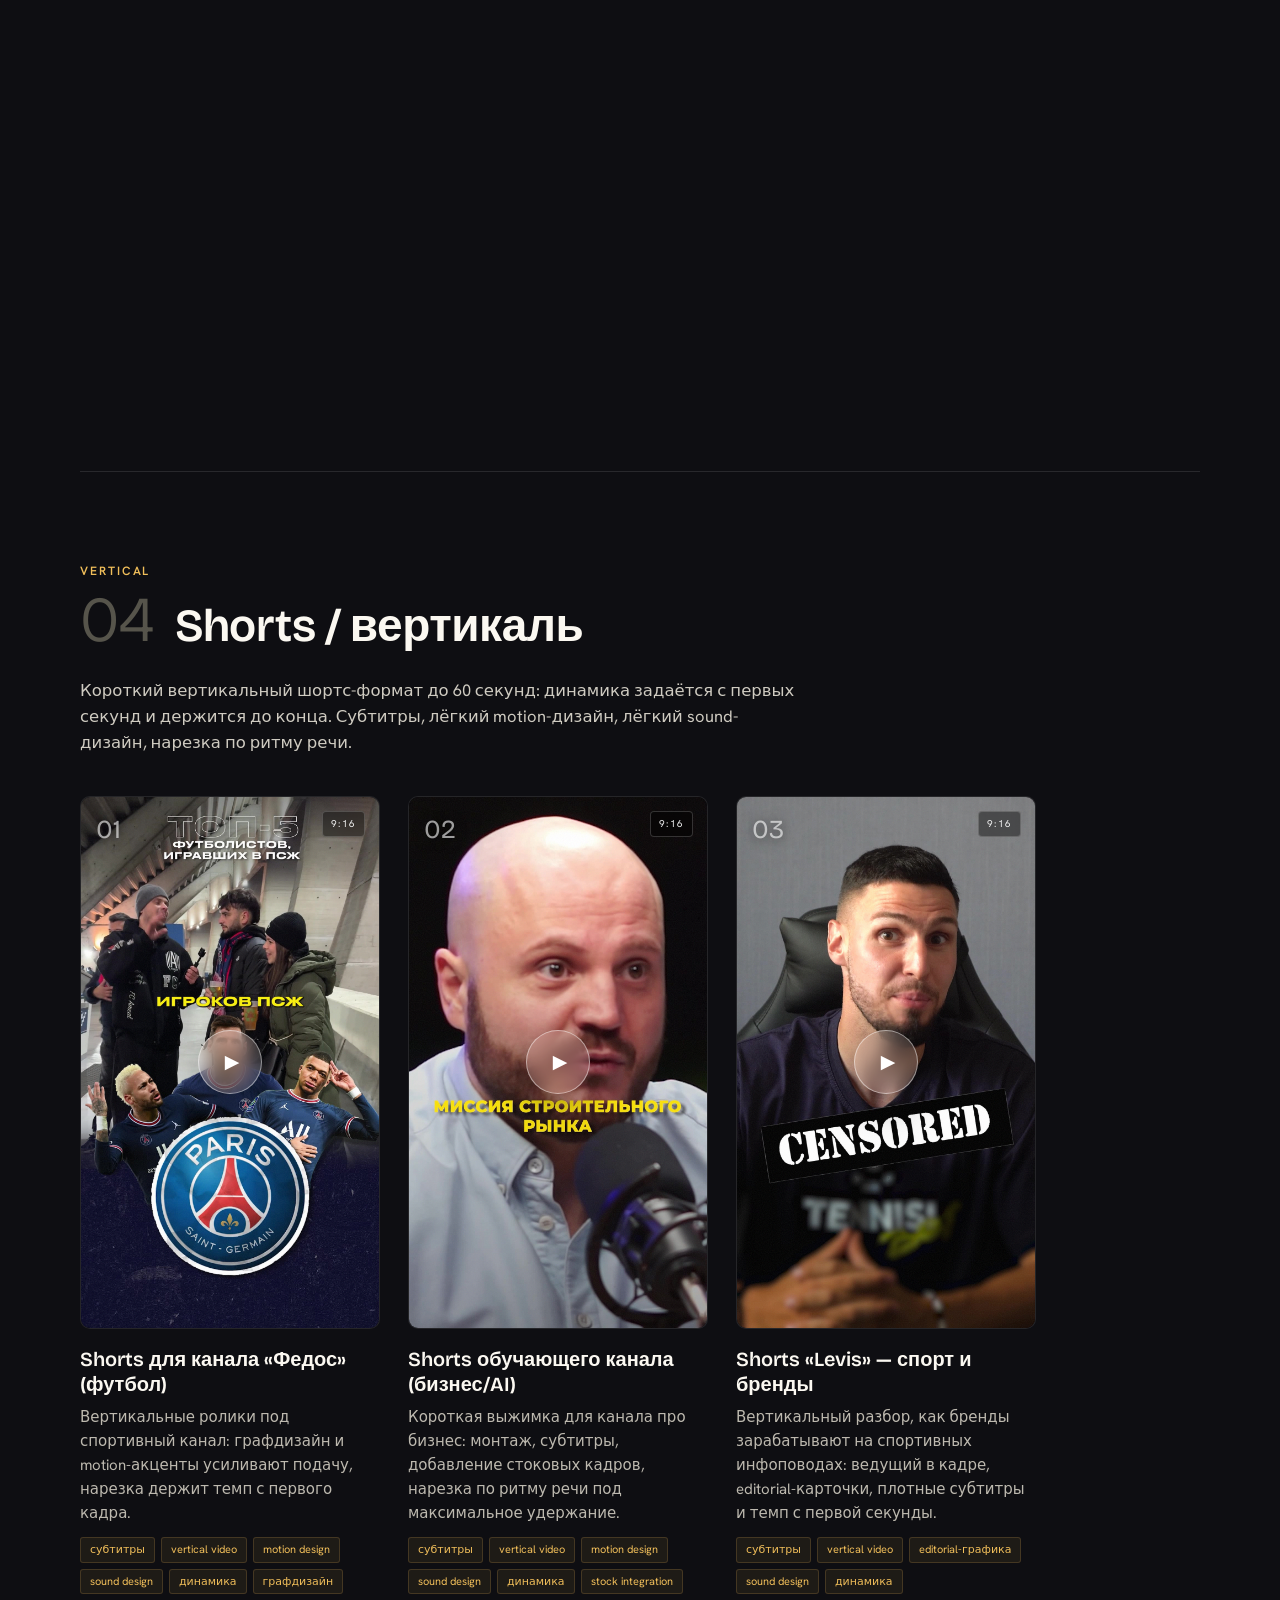
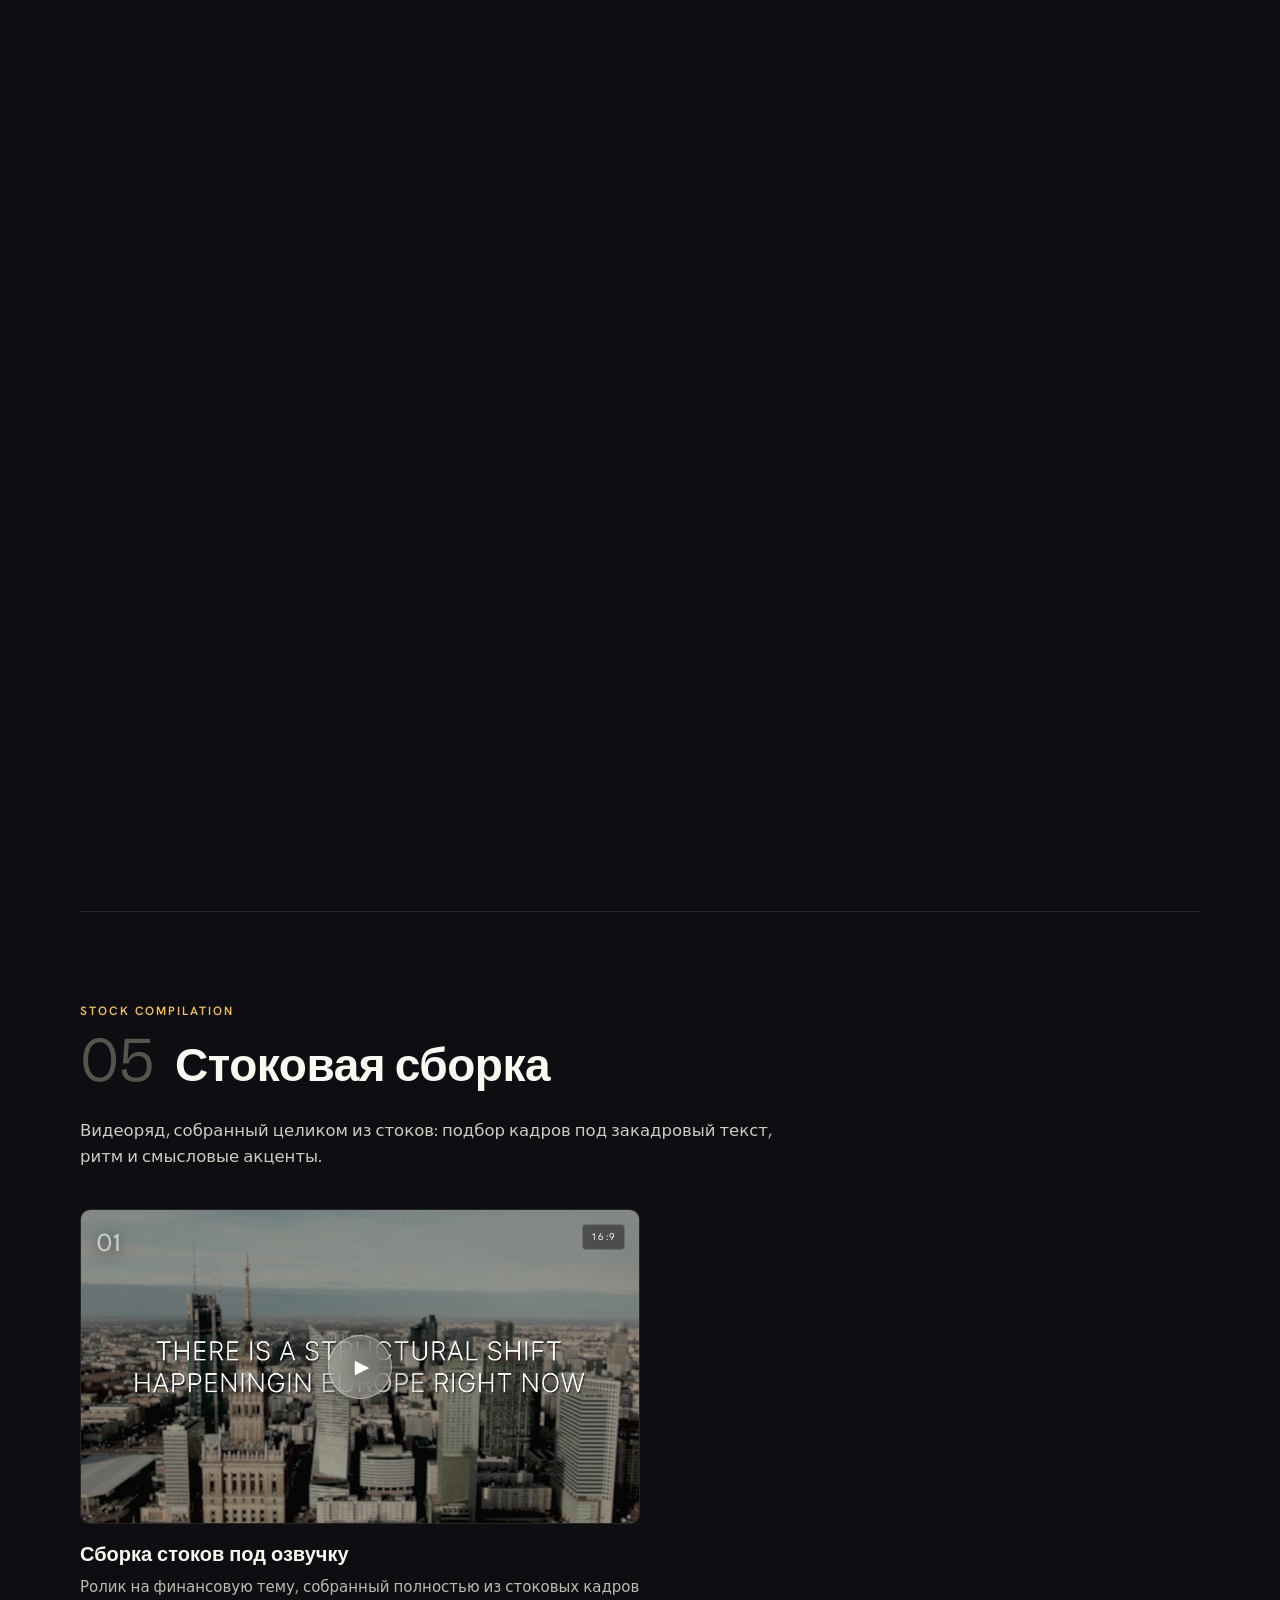
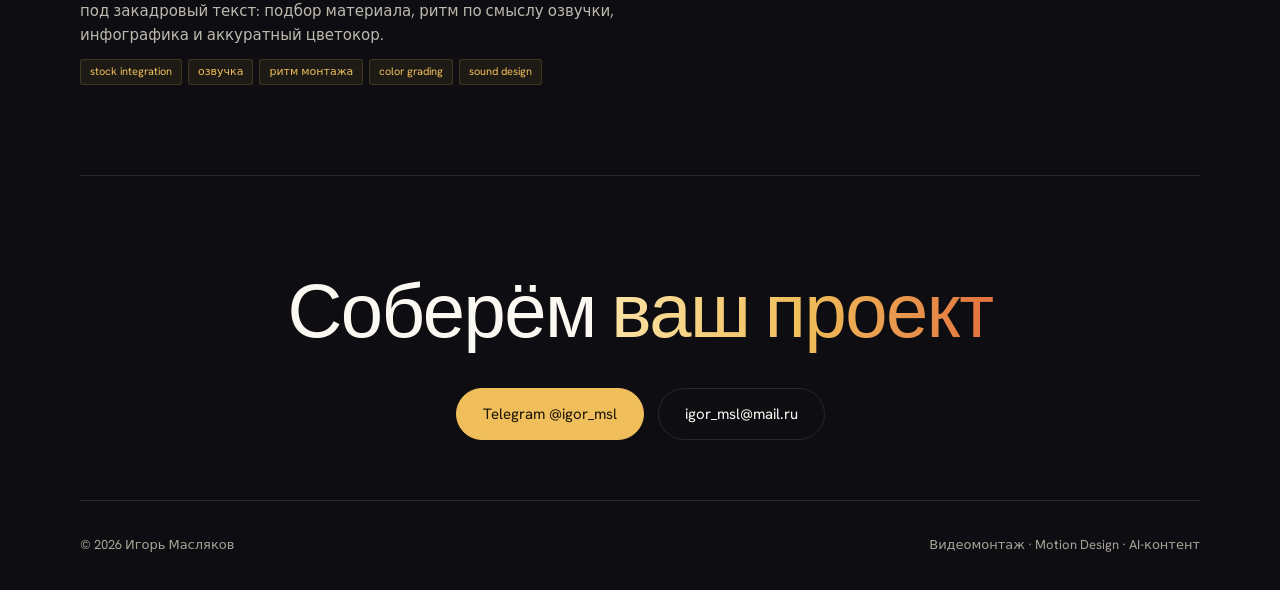
<file: v2/index.html>
<!DOCTYPE html>
<html lang="ru">
<head>
<meta charset="UTF-8">
<meta name="viewport" content="width=device-width, initial-scale=1.0">
<title>Игорь Масляков — Видеомонтаж · Motion · AI</title>
<meta name="description" content="Игорь Масляков — видеомонтажёр, руководитель пост-продакшена и AI-креатор. Showreel, AI-контент, motion-дизайн, event-films.">
<meta name="robots" content="noindex">
<link rel="preconnect" href="https://fonts.googleapis.com">
<link rel="preconnect" href="https://fonts.gstatic.com" crossorigin>
<link href="https://fonts.googleapis.com/css2?family=Bricolage+Grotesque:opsz,wght@12..96,300..800&family=Hanken+Grotesk:wght@300;400;500;600;700&display=swap" rel="stylesheet">
<style>
  :root{
    --bg:#0E0E12; --bg2:#121217; --card:#15151b;
    --ink:#FBF8F1; --muted:#A8A398; --faint:#56544B;
    --gold:#F0BE5A; --ember:#E2703F; --line:rgba(255,255,255,.11);
    --disp:"Bricolage Grotesque",sans-serif; --sans:"Hanken Grotesk",system-ui,sans-serif;
  }
  *{margin:0;padding:0;box-sizing:border-box}
  html{scroll-behavior:smooth}
  body{background:var(--bg);color:var(--ink);font-family:var(--sans);line-height:1.6;overflow-x:hidden;-webkit-font-smoothing:antialiased}
  body::before{content:"";position:fixed;inset:0;z-index:0;pointer-events:none;
    background:radial-gradient(900px 640px at 88% -10%,rgba(240,190,90,.16),transparent 60%),radial-gradient(820px 700px at -8% 30%,rgba(226,112,63,.12),transparent 58%)}
  body::after{content:"";position:fixed;inset:0;z-index:1;pointer-events:none;opacity:.04;
    background-image:url("data:image/svg+xml,%3Csvg xmlns='http://www.w3.org/2000/svg' width='180' height='180'%3E%3Cfilter id='n'%3E%3CfeTurbulence type='fractalNoise' baseFrequency='.8' numOctaves='2'/%3E%3C/filter%3E%3Crect width='100%25' height='100%25' filter='url(%23n)'/%3E%3C/svg%3E")}
  .wrap{position:relative;z-index:2;max-width:1180px;margin:0 auto;padding:0 30px}
  a{color:inherit;text-decoration:none}

  /* nav */
  nav{position:fixed;top:0;left:0;right:0;z-index:30;backdrop-filter:blur(10px);
    background:linear-gradient(180deg,rgba(14,14,18,.86),rgba(14,14,18,.34));border-bottom:1px solid transparent;transition:.3s}
  nav.scrolled{border-bottom-color:var(--line);background:rgba(12,12,16,.9)}
  .nav-in{max-width:1180px;margin:0 auto;padding:16px 30px;display:flex;justify-content:space-between;align-items:center}
  .logo{font-family:var(--disp);font-weight:700;font-size:18px;letter-spacing:-.01em}
  .logo span{color:var(--gold)}
  .nav-links{display:flex;gap:26px;font-size:13.5px;letter-spacing:.04em;color:var(--muted)}
  .nav-links a{transition:.2s}.nav-links a:hover{color:var(--ink)}
  .nav-cta{font-size:13px;border:1px solid var(--line);padding:8px 16px;border-radius:100px;color:var(--ink);transition:.2s}
  .nav-cta:hover{background:var(--gold);color:#1a1407;border-color:var(--gold)}
  @media(max-width:780px){.nav-links{display:none}}

  /* hero */
  .hero{min-height:100vh;display:flex;flex-direction:column;justify-content:center;padding:120px 0 70px;position:relative}
  .eyebrow{font-size:14px;letter-spacing:.34em;text-transform:uppercase;color:var(--gold);font-weight:700;margin-bottom:26px;text-shadow:0 0 22px rgba(240,190,90,.3)}
  .name{font-family:var(--disp);font-weight:300;font-size:clamp(58px,11vw,150px);line-height:.84;letter-spacing:-.03em;text-shadow:0 4px 50px rgba(0,0,0,.5)}
  .name .b{display:block;font-weight:700}
  .name .b em{font-style:normal;background:linear-gradient(96deg,#FCE3A6,#F0BE5A 42%,#E2703F);-webkit-background-clip:text;background-clip:text;color:transparent;filter:drop-shadow(0 0 26px rgba(240,190,90,.4))}
  .role{margin-top:30px;font-size:clamp(18px,2.4vw,25px);color:#E4E0D6;max-width:680px}
  .role b{color:#fff;font-weight:600}
  .sub{margin-top:22px;display:flex;gap:12px;align-items:center;flex-wrap:wrap;font-size:15px;color:var(--muted)}
  .pill{border:1px solid var(--line);border-radius:100px;padding:7px 16px;color:#E4E0D6;background:rgba(255,255,255,.025)}
  .sep{color:var(--faint)}
  .stats{display:flex;gap:18px;flex-wrap:wrap;margin-top:46px}
  .stat{flex:1;min-width:200px;border:1px solid var(--line);border-left:2px solid var(--gold);border-radius:4px;padding:20px 22px;background:linear-gradient(180deg,rgba(255,255,255,.04),rgba(255,255,255,.005))}
  .stat .n{font-family:var(--disp);font-weight:700;font-size:40px;line-height:1;letter-spacing:-.02em}
  .stat .n span{background:linear-gradient(96deg,#FCE3A6,#F0BE5A);-webkit-background-clip:text;background-clip:text;color:transparent}
  .stat .c{margin-top:9px;font-size:14px;color:var(--muted);line-height:1.4}
  .tools{display:flex;flex-wrap:wrap;gap:8px;margin-top:40px}
  .tools .t{font-size:13px;color:#D6D2C8;border:1px solid var(--line);border-radius:4px;padding:6px 13px;background:rgba(255,255,255,.02)}
  .tools .t.ai{color:var(--gold);border-color:rgba(240,190,90,.36);background:rgba(240,190,90,.08)}

  /* portrait */
  .id-row{display:flex;gap:36px;align-items:center;margin-top:36px}
  @media(max-width:680px){.id-row{flex-direction:column;align-items:flex-start;gap:24px}}
  .hero-portrait{position:relative;flex:none;width:252px;aspect-ratio:4/5;border-radius:14px;overflow:hidden;
    border:1px solid var(--line);background:var(--card);
    box-shadow:0 34px 80px rgba(0,0,0,.55), 0 0 60px rgba(240,190,90,.06)}
  .hero-portrait::after{content:"";position:absolute;inset:0;z-index:3;pointer-events:none;border-radius:14px;
    background:radial-gradient(125% 95% at 50% 36%,transparent 52%,rgba(14,14,18,.62) 100%);
    box-shadow:inset 0 -90px 80px rgba(14,14,18,.55), inset 0 70px 60px rgba(14,14,18,.34), inset 0 0 0 1px rgba(240,190,90,.13)}
  .hero-portrait img{position:absolute;inset:0;z-index:2;width:100%;height:100%;object-fit:cover}
  .portrait-ph{position:absolute;inset:0;z-index:1;display:flex;flex-direction:column;align-items:center;justify-content:center;gap:14px;
    background:repeating-linear-gradient(45deg,rgba(255,255,255,.013) 0 14px,transparent 14px 28px),linear-gradient(160deg,#181820,#0d0d11)}
  .portrait-ph svg{width:56px;height:56px;stroke:var(--gold);opacity:.9}
  .portrait-ph .pl{text-align:center;font-size:11px;letter-spacing:.16em;text-transform:uppercase;color:var(--faint);line-height:1.7}
  .portrait-ph .pl b{display:block;color:var(--gold);font-weight:600;letter-spacing:.03em;text-transform:none;font-size:14px;margin-bottom:3px}
  .id-meta{flex:1}
  .id-meta .role{margin-top:0}
  .id-meta .sub{margin-top:18px}

  /* sections */
  .section{padding:90px 0;border-top:1px solid var(--line)}
  .sec-head{display:flex;align-items:baseline;gap:20px;margin-bottom:14px}
  .sec-num{font-family:var(--disp);font-weight:300;font-size:clamp(34px,6vw,64px);color:var(--faint);line-height:.8}
  .sec-title{font-family:var(--disp);font-weight:600;font-size:clamp(26px,4.4vw,46px);letter-spacing:-.01em}
  .sec-desc{color:#CFCBC1;max-width:720px;font-size:16.5px;margin-bottom:40px}
  .sec-cat{font-size:12px;letter-spacing:.16em;text-transform:uppercase;color:var(--gold);margin-bottom:8px;font-weight:600}

  /* work grid — смешанная ориентация, без дыр */
  .grid{display:flex;flex-wrap:wrap;gap:28px;align-items:flex-start}
  .work{display:flex;flex-direction:column;min-width:0}
  .work.h{flex:1 1 440px;max-width:560px}
  .work.v{flex:0 0 300px;width:300px}
  @media(max-width:780px){
    .grid{gap:22px}
    .work.h{flex:1 1 100%;max-width:none}
    .work.v{flex:1 1 100%;width:auto;max-width:340px;margin:0 auto}
  }
  /* split-раскладка (AI): две горизонтали стопкой слева, вертикали справа */
  .grid.split{flex-wrap:nowrap;gap:24px}
  .grid.split .stack-h{flex:3 1 0;min-width:0;display:flex;flex-direction:column;gap:24px}
  .grid.split .stack-h .work.h{flex:none;max-width:none}
  .grid.split .stack-v{flex:4 1 0;min-width:0;display:flex;gap:18px}
  .grid.split .stack-v .work.v{flex:1 1 0;width:auto;min-width:0}
  @media(max-width:820px){
    .grid.split{flex-wrap:wrap;gap:22px}
    .grid.split .stack-h,.grid.split .stack-v{flex:1 1 100%}
    .grid.split .stack-v{flex-wrap:wrap;justify-content:center}
    .grid.split .stack-v .work.v{flex:1 1 100%;width:auto;max-width:340px;margin:0 auto}
  }
  .frame{position:relative;border:1px solid var(--line);border-radius:10px;overflow:hidden;background:#0a0a0e;cursor:pointer;
    transition:transform .4s cubic-bezier(.2,.7,.2,1),box-shadow .4s,border-color .4s}
  .frame.h{aspect-ratio:16/9}
  .frame.v{aspect-ratio:9/16}
  .work:hover .frame{transform:translateY(-4px);border-color:rgba(240,190,90,.5);
    box-shadow:0 18px 60px rgba(0,0,0,.5),0 0 40px rgba(240,190,90,.14)}
  .frame video{position:absolute;inset:0;width:100%;height:100%;object-fit:cover;z-index:2}
  .frame video.full{z-index:8;background:#000;object-fit:contain}
  .frame .aurora{position:absolute;inset:-45%;z-index:1;filter:saturate(1.3) blur(14px);opacity:.5;mix-blend-mode:soft-light;
    background:conic-gradient(from 0deg at 50% 50%,#3a2150,#6a3a20,#b8823a,#3a2150,#1e3a52,#3a2150);animation:spin 18s linear infinite}
  .frame .veil{position:absolute;inset:0;z-index:3;background:radial-gradient(72% 72% at 50% 46%,transparent,rgba(8,8,12,.62))}
  .frame .grain{position:absolute;inset:0;z-index:4;pointer-events:none;opacity:.06;
    background-image:url("data:image/svg+xml,%3Csvg xmlns='http://www.w3.org/2000/svg' width='160' height='160'%3E%3Cfilter id='n'%3E%3CfeTurbulence type='fractalNoise' baseFrequency='.9' numOctaves='2'/%3E%3C/filter%3E%3Crect width='100%25' height='100%25' filter='url(%23n)'/%3E%3C/svg%3E")}
  .frame .pnum{position:absolute;top:12px;left:15px;z-index:5;font-family:var(--disp);font-size:26px;color:rgba(255,255,255,.6);text-shadow:0 2px 12px rgba(0,0,0,.55)}
  .frame .badge{position:absolute;top:14px;right:14px;z-index:6;display:flex;gap:6px}
  .frame .badge span{font-size:10px;letter-spacing:.12em;text-transform:uppercase;color:#eee;background:rgba(0,0,0,.42);backdrop-filter:blur(6px);border:1px solid rgba(255,255,255,.18);padding:4px 8px;border-radius:4px}
  .frame .badge .q{color:var(--gold);border-color:rgba(240,190,90,.42)}
  .frame .play{position:absolute;top:50%;left:50%;transform:translate(-50%,-50%);z-index:6;transition:opacity .3s}
  .frame .play .ring{width:64px;height:64px;border-radius:50%;display:grid;place-items:center;
    background:rgba(255,255,255,.12);backdrop-filter:blur(10px);border:1px solid rgba(255,255,255,.46);box-shadow:0 10px 40px rgba(0,0,0,.4);transition:.4s}
  .frame .play .tri{color:#fff;font-size:19px;margin-left:4px}
  .work:hover .frame .play .ring{transform:scale(1.08);box-shadow:0 12px 52px rgba(240,190,90,.38);border-color:rgba(240,190,90,.72)}
  .frame .expand{position:absolute;bottom:12px;right:12px;z-index:7;width:38px;height:38px;border-radius:9px;display:grid;place-items:center;
    background:rgba(0,0,0,.5);backdrop-filter:blur(6px);border:1px solid rgba(255,255,255,.25);color:#fff;font-size:15px;cursor:pointer;opacity:0;transition:.25s}
  .work:hover .frame .expand,.frame.playing .expand{opacity:1}
  .frame.playing .play,.frame.playing .aurora,.frame.playing .veil,.frame.playing .pnum,.frame.playing .badge{opacity:0;pointer-events:none;transition:opacity .3s}
  .frame.placeholder{cursor:default}
  .frame.placeholder .play .ring{opacity:.55}
  @keyframes spin{to{transform:rotate(1turn)}}

  .w-title{font-family:var(--disp);font-weight:600;font-size:20px;margin-top:18px;line-height:1.25}
  .w-note{color:#BDB9AF;font-size:15px;margin-top:8px}
  .w-tags{display:flex;flex-wrap:wrap;gap:6px;margin-top:12px}
  .w-tags span{font-size:11px;color:var(--gold);background:rgba(240,190,90,.07);border:1px solid rgba(240,190,90,.18);padding:3px 9px;border-radius:3px}

  /* lightbox / театр */
  .lb{position:fixed;inset:0;z-index:60;display:none;align-items:center;justify-content:center;padding:5vh 5vw;
    background:rgba(6,6,9,.88);backdrop-filter:blur(10px);opacity:0;transition:opacity .3s}
  .lb.open{display:flex;opacity:1}
  .lb .box{position:relative;transform:scale(.95);transition:transform .35s cubic-bezier(.2,.7,.2,1)}
  .lb.open .box{transform:scale(1)}
  .lb video{display:block;max-height:90vh;max-width:90vw;border-radius:12px;box-shadow:0 40px 120px rgba(0,0,0,.65);background:#000}
  .lb.v video{max-width:min(480px,92vw)}
  .lb .x{position:absolute;top:-46px;right:0;width:40px;height:40px;border-radius:50%;display:grid;place-items:center;
    background:rgba(255,255,255,.12);border:1px solid rgba(255,255,255,.4);color:#fff;font-size:20px;cursor:pointer}
  body.lb-open{overflow:hidden}

  /* contact */
  .contact{padding:100px 0 60px;border-top:1px solid var(--line);text-align:center}
  .contact .big{font-family:var(--disp);font-weight:300;font-size:clamp(22px,6.2vw,76px);line-height:.95;letter-spacing:-.02em;white-space:nowrap}
  .contact .big em{font-style:normal;background:linear-gradient(96deg,#FCE3A6,#F0BE5A,#E2703F);-webkit-background-clip:text;background-clip:text;color:transparent}
  .contact .links{display:flex;gap:14px;justify-content:center;flex-wrap:wrap;margin-top:40px}
  .contact .links a{border:1px solid var(--line);border-radius:100px;padding:13px 26px;font-size:15px;transition:.2s}
  .contact .links a:hover{background:var(--ink);color:#111;border-color:var(--ink)}
  .contact .links a.primary{background:var(--gold);color:#1a1407;border-color:var(--gold)}
  .contact .links a.primary:hover{filter:brightness(1.08)}
  footer{padding:34px 0;border-top:1px solid var(--line);display:flex;justify-content:space-between;flex-wrap:wrap;gap:12px;color:var(--muted);font-size:13px}

  /* reveal */
  .rv{opacity:0;transform:translateY(26px);transition:opacity .7s ease,transform .7s ease}
  .rv.in{opacity:1;transform:none}
  .nda{margin-top:30px;font-size:14px;color:var(--muted);border-left:2px solid var(--ember);padding:10px 18px;background:var(--bg2);border-radius:0 4px 4px 0;max-width:680px}
</style>
</head>
<body>

<nav id="nav">
  <div class="nav-in">
    <a href="#top" class="logo">Игорь <span>Масляков</span></a>
    <div class="nav-links">
      <a href="#ai">AI-контент</a>
      <a href="#event">Event Films</a>
      <a href="#motion">Motion</a>
      <a href="#shorts">Shorts</a>
      <a href="#stock">Стоки</a>
    </div>
    <a href="#contact" class="nav-cta">Связаться</a>
  </div>
</nav>

<div class="wrap" id="top">

  <!-- ============ HERO ============ -->
  <header class="hero">
    <div class="eyebrow rv">Видеомонтаж · Motion · AI-контент</div>
    <h1 class="name rv">Игорь<span class="b">Масл<em>яков</em></span></h1>
    <div class="id-row rv">
      <div class="hero-portrait">
        <img src="../photo.jpg" alt="Игорь Масляков" onerror="this.style.display='none'">
        <div class="portrait-ph">
          <svg viewBox="0 0 24 24" fill="none" stroke-width="1.4" stroke-linecap="round" stroke-linejoin="round"><circle cx="12" cy="8.5" r="4"/><path d="M4.5 20.5c0-4.2 3.4-7 7.5-7s7.5 2.8 7.5 7"/></svg>
          <div class="pl"><b>Фото сюда</b>положи photo.jpg рядом с index.html</div>
        </div>
      </div>
      <div class="id-meta">
        <p class="role"><b>Видеомонтажёр и руководитель пост-продакшена.</b> AI-креатор полного цикла — от идеи и промптов до финальной сборки.</p>
        <div class="sub">
          <span class="pill">24 года</span>
          <span class="pill">Москва</span>
          <span class="sep">·</span><span>в видео с 2022</span>
          <span class="sep">·</span><a href="https://t.me/igor_msl" target="_blank" rel="noopener" style="color:var(--gold)">@igor_msl</a>
        </div>
      </div>
    </div>
    <div class="tools rv">
      <span class="t">Premiere Pro</span><span class="t">After Effects</span><span class="t">DaVinci Resolve</span><span class="t">Photoshop</span><span class="t">Blender</span>
      <span class="t ai">Higgsfield</span><span class="t ai">Kling</span><span class="t ai">Midjourney</span><span class="t ai">Nano Banana</span><span class="t ai">Suno</span><span class="t ai">HeyGen</span>
    </div>
    <div class="nda rv">Большая часть проектов под NDA — отдельные сильные кейсы показать не могу, но готов рассказать на созвоне в рамках допустимого.</div>
  </header>

  <main id="work-root"></main>

  <!-- ============ CONTACT ============ -->
  <section class="contact rv" id="contact">
    <div class="big">Соберём <em>ваш проект</em></div>
    <div class="links">
      <a href="https://t.me/igor_msl" class="primary" target="_blank">Telegram @igor_msl</a>
      <a href="mailto:igor_msl@mail.ru">igor_msl@mail.ru</a>
    </div>
  </section>

  <footer>
    <span>© 2026 Игорь Масляков</span>
    <span>Видеомонтаж · Motion Design · AI-контент</span>
  </footer>
</div>

<div class="lb" id="lb"><div class="box"><button class="x" aria-label="Закрыть">✕</button></div></div>

<script>
const VID = '../videos/';
const fmtLabel = o => o === 'v' ? '9:16' : '16:9';

function cardHtml(w, i){
  const num = String(i + 1).padStart(2, '0');
  const oc = w.orient === 'v' ? 'v' : 'h';
  const tags = w.tags.map(t => `<span>${t}</span>`).join('');
  const meta = `<h3 class="w-title">${w.title}</h3><p class="w-note">${w.note}</p><div class="w-tags">${tags}</div>`;
  if(w.state !== 'ready'){
    return `<article class="work ${oc} rv"><div class="frame ${oc} placeholder">
      <div class="aurora"></div><div class="veil"></div><div class="grain"></div>
      <span class="pnum">${num}</span>
      <div class="badge"><span>${fmtLabel(w.orient)}</span><span class="q">скоро</span></div>
      <div class="play"><div class="ring"><span class="tri">▶</span></div></div>
    </div>${meta}</article>`;
  }
  return `<article class="work ${oc} rv"><div class="frame ${oc}" data-slug="${w.slug}">
    <video class="preview" src="${VID}${w.slug}.preview.mp4" poster="${VID}${w.slug}.jpg" muted loop playsinline preload="none" controlslist="nodownload" disablepictureinpicture oncontextmenu="return false"></video>
    <div class="aurora"></div><div class="grain"></div>
    <span class="pnum">${num}</span>
    <div class="badge"><span>${fmtLabel(w.orient)}</span></div>
    <div class="play"><div class="ring"><span class="tri">▶</span></div></div>
    <button class="expand" title="На весь экран" aria-label="На весь экран">⤢</button>
  </div>${meta}</article>`;
}
function sortWorks(works){ return [...works].sort((a,b)=>(a.orient==='v')-(b.orient==='v')); } // h раньше v
function gridHtml(s){
  const ordered = sortWorks(s.works);
  if(s.layout === 'split'){
    const hs = [], vs = [];
    ordered.forEach((w, i) => (w.orient === 'v' ? vs : hs).push(cardHtml(w, i)));
    return `<div class="grid split"><div class="stack-h">${hs.join('')}</div><div class="stack-v">${vs.join('')}</div></div>`;
  }
  return `<div class="grid">${ordered.map(cardHtml).join('')}</div>`;
}
function sectionHtml(s){
  return `<section class="section" id="${s.id}">
    <div class="sec-cat rv">${s.cat}</div>
    <div class="sec-head rv"><span class="sec-num">${s.num}</span><h2 class="sec-title">${s.title}</h2></div>
    <p class="sec-desc rv">${s.desc}</p>
    ${gridHtml(s)}
  </section>`;
}

fetch('manifest.json').then(r => r.json()).then(data => {
  document.getElementById('work-root').innerHTML = data.sections.map(sectionHtml).join('');
  initMedia();
  initReveal();
}).catch(err => {
  console.error(err);
  document.getElementById('work-root').innerHTML =
    '<p style="color:var(--muted);padding:60px 0;text-align:center">Не удалось загрузить список работ.</p>';
});

/* ---- плеер ---- */
const lb = document.getElementById('lb');
const lbBox = lb.querySelector('.box');
let lbVideo = null, lbReturn = null;

function initMedia(){
  const pio = new IntersectionObserver(es => es.forEach(e => {
    const v = e.target;
    if(e.isIntersecting) v.play().catch(()=>{}); else v.pause();
  }), {threshold:0, rootMargin:'300px 0px'});
  document.querySelectorAll('video.preview').forEach(v => pio.observe(v));

  document.querySelectorAll('.frame[data-slug]').forEach(f => {
    const slug = f.getAttribute('data-slug');
    const orient = f.classList.contains('v') ? 'v' : 'h';
    f.addEventListener('click', ev => {
      if(ev.target.closest('.expand')) return;
      playInline(f, slug);
    });
    f.querySelector('.expand').addEventListener('click', ev => {
      ev.stopPropagation();
      openLightbox(f, slug, orient);
    });
  });
}

function playInline(f, slug){
  let full = f.querySelector('video.full');
  if(!full){
    const prev = f.querySelector('video.preview');
    if(prev) prev.pause();
    full = document.createElement('video');
    full.className = 'full';
    full.src = VID + slug + '.mp4';
    full.controls = true; full.autoplay = true; full.playsInline = true;
    full.controlsList = 'nodownload'; full.disablePictureInPicture = true;
    full.oncontextmenu = () => false;
    f.appendChild(full);
    f.classList.add('playing');
  } else {
    full.play().catch(()=>{});
  }
}

function openLightbox(f, slug, orient){
  const inlineFull = f.querySelector('video.full');
  const t = inlineFull ? inlineFull.currentTime : 0;
  if(inlineFull) inlineFull.pause();
  lbReturn = inlineFull || null;
  lb.className = 'lb open ' + orient;
  lbVideo = document.createElement('video');
  lbVideo.src = VID + slug + '.mp4';
  lbVideo.controls = true; lbVideo.playsInline = true; lbVideo.autoplay = true;
  lbVideo.controlsList = 'nodownload'; lbVideo.disablePictureInPicture = true;
  lbVideo.oncontextmenu = () => false;
  lbVideo.addEventListener('loadedmetadata', () => {
    if(t > 0 && t < lbVideo.duration) lbVideo.currentTime = t;
  }, {once:true});
  lbBox.insertBefore(lbVideo, lbBox.querySelector('.x'));
  lbVideo.play().catch(()=>{});
  document.body.classList.add('lb-open');
}

function closeLightbox(){
  if(!lbVideo) return;
  const t = lbVideo.currentTime;
  if(lbReturn){
    const ret = lbReturn;
    ret.addEventListener('loadedmetadata', () => { if(t < ret.duration) ret.currentTime = t; }, {once:true});
    if(ret.readyState >= 1 && t < ret.duration) ret.currentTime = t;
  }
  lbVideo.pause(); lbVideo.remove(); lbVideo = null; lbReturn = null;
  lb.classList.remove('open');
  document.body.classList.remove('lb-open');
  setTimeout(() => { lb.className = 'lb'; }, 320);
}
lb.addEventListener('click', e => { if(e.target === lb || e.target.closest('.x')) closeLightbox(); });
addEventListener('keydown', e => { if(e.key === 'Escape') closeLightbox(); });

/* ---- nav + reveal ---- */
const nav = document.getElementById('nav');
addEventListener('scroll', () => { nav.classList.toggle('scrolled', scrollY > 40); });

function initReveal(){
  const io = new IntersectionObserver(es => es.forEach(e => {
    if(e.isIntersecting){ e.target.classList.add('in'); io.unobserve(e.target); }
  }), {threshold:.12});
  document.querySelectorAll('.rv').forEach(el => io.observe(el));
}
/* hero виден сразу (его .rv вне work-root) */
document.querySelectorAll('.hero .rv').forEach((el, i) => { el.style.transitionDelay = (i * 0.06) + 's'; });
requestAnimationFrame(() => document.querySelectorAll('.hero .rv').forEach(el => el.classList.add('in')));
</script>
</body>
</html>
</file>
<file: agency/styles.css>
:root{--paper:#f4efe6;--blue:#c1dced;--ink:#183247;--muted:#4d6471;--accent:#23658b;--line:#c9ccc4;--white:#fcfaf6;color-scheme:light}
*{box-sizing:border-box}html{scroll-behavior:smooth;scroll-padding-top:28px}body{margin:0;background:var(--paper);color:var(--ink);font:16px/1.6 Arial,sans-serif}button,a{-webkit-tap-highlight-color:transparent}button{font:inherit;color:inherit;border:0;cursor:pointer}a{color:inherit;text-decoration:none}button:disabled{cursor:default}a:focus-visible,button:focus-visible,[tabindex]:focus-visible{outline:3px solid var(--accent);outline-offset:5px}h1,h2,h3,h4,p{margin:0}h1,h2{font-family:Georgia,'Times New Roman',serif;font-weight:400}h2{font-size:clamp(36px,4.1vw,58px);line-height:1.08;letter-spacing:-1.8px;text-wrap:balance}h3{font-size:23px;line-height:1.3;font-weight:500}img{display:block;max-width:100%}video{display:block;max-width:100%}[hidden]{display:none!important}.wrap{max-width:1440px;margin-inline:auto;padding-inline:52px}.skip{position:fixed;top:-80px;left:20px;z-index:30;background:var(--ink);color:white;padding:12px}.skip:focus{top:10px}.eyebrow{display:block;font-size:11px;letter-spacing:.12em;text-transform:uppercase;margin-bottom:22px}.topbar{display:flex;align-items:center;gap:30px;padding-block:28px}.logo{display:flex;align-items:center;gap:12px;font-size:24px;font-weight:700;letter-spacing:-.6px}.logo-symbol{width:28px;height:28px;border:8px solid var(--ink);border-right-color:transparent;border-radius:50%;transform:rotate(-30deg)}.topbar nav{display:flex;gap:32px;margin-left:auto;font-size:14px}.topbar nav a{padding-block:10px}.header-cta{margin-left:25px;padding-block:8px;border-bottom:1px solid var(--ink);font-size:14px}.topbar a:hover,.text-link:hover{text-decoration:underline;text-underline-offset:6px}
.hero{display:grid;grid-template-columns:1.13fr 1fr;gap:45px;align-items:center;padding-top:42px;padding-bottom:95px}.hero .eyebrow{margin-bottom:30px}.hero h1{font-size:clamp(46px,4.9vw,71px);line-height:1.1;letter-spacing:-2.6px}.hero h1 span,.hero h1 em{display:block;white-space:nowrap}.hero h1 em{color:var(--accent);font-weight:400;margin-top:6px}.hero-copy{font-size:16px;line-height:1.75;max-width:475px;margin-top:27px;color:var(--muted)}.hero-actions{margin-top:30px}.contact-label{font-size:12px;color:var(--muted);display:block;margin-bottom:12px}.contact-links{display:flex;gap:10px;flex-wrap:wrap}.telegram-link{display:inline-flex;justify-content:space-between;align-items:center;gap:22px;min-height:48px;padding:12px 20px;background:var(--ink);color:var(--white);border:1px solid var(--ink);border-radius:50px;font-size:14px;transition:background .15s}.telegram-link:nth-child(2){background:transparent;color:var(--ink)}.telegram-link:hover{background:var(--accent);color:white;border-color:var(--accent)}.text-link{display:inline-flex;gap:20px;align-items:center;background:none;padding:10px 0;font-size:14px;border-bottom:1px solid var(--line);min-height:44px}.hero-actions>.text-link{margin-top:16px}.hero-reel{min-width:0;background:var(--blue);padding:20px;border-radius:25px;transform:rotate(1deg)}.reel-top{display:flex;align-items:center;justify-content:space-between;padding:0 5px 16px;font-size:12px}.reel-top>span:last-child{font-size:27px;line-height:1}.reel-frame{position:relative;aspect-ratio:16/10;border-radius:12px;background:var(--ink);overflow:hidden}.reel-frame>img,.reel-frame>video{position:absolute;inset:0;width:100%;height:100%;object-fit:contain}.reel-expand,.round-arrow{display:grid;place-items:center;background:var(--paper);color:var(--ink);border-radius:50%;width:46px;height:46px;font-size:25px;position:absolute;right:15px;bottom:15px}.reel-bottom{display:flex;gap:15px;align-items:center;justify-content:space-between;padding:22px 3px 4px}.reel-bottom p{font:26px/1.12 Georgia}.reel-bottom em{color:var(--accent)}#motion-toggle{padding:10px 12px;min-height:44px;max-width:140px;border:1px solid #809fab;border-radius:30px;background:none;font-size:11px;line-height:1.4}.section{padding-block:65px}.section-head{display:flex;align-items:end;justify-content:space-between;gap:35px;margin-bottom:32px}.section-head>p{color:var(--muted);font-size:15px;max-width:350px}.work-nav{display:flex;gap:28px;padding:12px 0 25px;margin-bottom:15px;border-bottom:1px solid var(--line);font-size:14px}.work-nav a{min-height:44px;display:flex;align-items:center}.work-nav a:first-child{color:var(--accent)}.project-grid{display:grid;grid-template-columns:repeat(2,minmax(0,1fr));gap:44px 28px}.project-card,.project-open{min-width:0}.project-open{padding:0;width:100%;text-align:left;background:none}.cover{position:relative;aspect-ratio:16/10;overflow:hidden;border-radius:18px;background:#e4e2d9}.cover>img{width:100%;height:100%;object-fit:cover;transition:transform .25s}.project-open:hover .cover>img{transform:scale(1.025)}.cover-ruslan-minnikhanov>img{object-fit:contain;background:#e7dfd3;padding:18px}.cover-brand-house>img{object-position:center 36%}.cover-gallery{display:flex;gap:12px;height:100%;padding:22px;background:#eadbdd}.cover-gallery img{width:calc((100% - 24px)/3);height:100%;object-fit:contain}.card-body{padding:19px 2px 0}.card-body h3{font-size:25px;letter-spacing:-.6px}.card-body p{margin-top:6px;font-size:15px;color:var(--muted)}.role{display:block;margin-top:10px;font-size:12px;color:var(--muted)}.collection{border-top:1px solid var(--line);margin-top:35px}.carousel{min-width:0;position:relative}.carousel-controls{display:flex;justify-content:flex-end;gap:8px;align-items:center;margin:0 0 16px}.carousel-controls>span{font-size:12px;min-width:40px;font-variant-numeric:tabular-nums;text-align:center}.carousel-controls button{width:44px;height:44px;flex-shrink:0;border-radius:50%;background:transparent;border:1px solid #9faeae;font-size:21px}.carousel-controls button:hover{background:var(--blue)}.carousel-controls button:disabled{opacity:.35}.video-carousel>.carousel-controls{display:none}.carousel-track{position:relative;min-width:0;overscroll-behavior-x:contain;scroll-snap-type:x mandatory;scrollbar-width:thin;scrollbar-color:#9daeb3 transparent}.works-grid{display:grid;grid-template-columns:repeat(4,minmax(0,1fr));gap:24px 18px}.work{display:block;min-width:0;width:100%;padding:0 0 16px;text-align:left;background:var(--white);border-radius:15px;overflow:hidden;scroll-snap-align:start;align-self:start}.work-frame{display:block;position:relative;aspect-ratio:4/3;background:#e3e1da;overflow:hidden}.work-frame>img,.work-frame>video{position:absolute;inset:0;width:100%;height:100%;object-fit:contain}.motion-preview{opacity:0;transition:opacity .2s}.motion-preview.is-playing{opacity:1}.play{position:absolute;bottom:12px;right:12px;display:grid;place-items:center;width:38px;height:38px;border-radius:50%;background:var(--paper);font-size:12px}.work-label{display:block;font-size:14px;line-height:1.5;padding:15px 15px 0}.work-credit{display:block;font-size:11px;color:var(--muted);padding:7px 15px 0}.work:hover .work-label{text-decoration:underline;text-underline-offset:4px}.ai-section .works-grid{grid-template-columns:repeat(3,minmax(0,1fr))}.process-panel{background:var(--blue);border-radius:28px;padding:44px}.process-grid{list-style:none;counter-reset:step;display:grid;grid-template-columns:repeat(4,minmax(0,1fr));gap:25px;padding:0;margin:35px 0}.process-grid li{counter-increment:step;border-top:1px solid #8eaebc;padding-top:20px}.process-grid li:before{content:'0' counter(step);display:block;font-size:12px;margin-bottom:20px;color:var(--muted)}.process-grid h3{font-size:20px}.process-grid p{font-size:14px;color:var(--muted);margin-top:12px}.service-grid{display:grid;grid-template-columns:repeat(6,minmax(0,1fr));gap:18px}.service{grid-column:span 2;padding:28px;border:1px solid var(--line);background:var(--white);border-radius:18px}.service:nth-child(n+4){grid-column:span 3}.service:nth-child(2){background:var(--blue);border-color:var(--blue)}.service-for{font-size:12px;color:var(--muted);display:block;margin-bottom:18px}.service h3{font-size:25px}.service ul{padding-left:18px;margin:20px 0 0;font-size:14px}.service li+li{margin-top:10px}.service-note{background:#e5e8df;border-radius:16px;padding:25px 30px;font-size:18px;line-height:1.6;margin-top:22px}.team{padding-top:25px}.team-grid{display:grid;grid-template-columns:repeat(5,minmax(0,1fr));gap:25px}.person{padding-top:22px;border-top:1px solid var(--line)}.person h3{font-size:19px}.person p{font-size:13px;color:var(--muted);margin-top:12px}.contact{display:flex;justify-content:space-between;align-items:center;gap:35px;border-top:1px solid var(--line);padding-block:65px}.contact p{margin-top:20px;color:var(--muted);font-size:15px}.contact>.contact-links{flex-direction:column;min-width:220px}.contact>.contact-links .telegram-link{font-size:17px;padding:16px 24px}footer{display:flex;justify-content:space-between;gap:30px;border-top:1px solid var(--line);padding-block:25px 35px;font-size:11px;color:var(--muted)}footer p{max-width:450px}
dialog{border:0;background:var(--paper);color:var(--ink);padding:0;width:min(1080px,calc(100% - 44px));max-height:calc(100dvh - 50px);border-radius:20px;overscroll-behavior:contain}dialog::backdrop{background:#0b1c28ba;backdrop-filter:blur(5px)}html:has(dialog[open]){overflow:hidden}.dialog-bar{position:sticky;top:0;z-index:5;display:flex;justify-content:space-between;align-items:center;gap:18px;background:var(--paper);border-bottom:1px solid var(--line);padding:12px 28px;min-height:69px}.dialog-bar>span{font-size:13px}.close{display:grid;place-items:center;min-width:44px;height:44px;border-radius:50%;background:var(--white);font-size:30px;line-height:1}.dialog-content{padding:35px}.detail-head h2{font-size:45px;overflow-wrap:anywhere}.detail-head .eyebrow{margin-bottom:16px}.detail-lead{font-size:18px;color:var(--muted);margin-top:18px;max-width:800px}.case-nav{display:flex;flex-wrap:wrap;gap:5px 25px;border-block:1px solid var(--line);margin:28px 0;padding:10px 0}.case-nav button{background:none;font-size:13px;min-height:44px;text-align:left;display:flex;align-items:center;gap:14px}.case-nav button:last-child{color:var(--accent)}.case-chapter{scroll-margin-top:90px;margin-top:35px;min-width:0}.case-chapter:focus{outline:none}.case-chapter:focus-visible{outline:2px solid var(--accent);outline-offset:5px}.case-chapter+.case-chapter{padding-top:35px;border-top:1px solid var(--line)}.case-chapter>h3{font:29px/1.2 Georgia;margin-bottom:20px}.chapter-intro{color:var(--muted);font-size:14px;max-width:680px;margin-bottom:20px}.media-section .works-grid{grid-template-columns:repeat(3,minmax(0,1fr))}.portrait-section .work-frame{aspect-ratio:9/16}.image-carousel .carousel-track{display:flex;overflow-x:auto;gap:16px;padding-bottom:14px}.gallery-slide{margin:0;flex:0 0 43%;min-width:0;scroll-snap-align:start}.image-open{display:block;position:relative;width:100%;padding:0;background:#e7e3dc;border-radius:12px;overflow:hidden}.image-open img{width:100%;height:425px;object-fit:contain}.gallery-slide figcaption{font-size:12px;padding-top:12px;color:var(--muted)}.zoom-mark{position:absolute;right:12px;bottom:12px;width:35px;height:35px;display:grid;place-items:center;border-radius:50%;background:var(--paper);font-size:20px}.detail-grid{display:grid;grid-template-columns:1fr 1.5fr;gap:30px;margin-top:28px}.detail-grid h4{font-size:14px;margin-bottom:12px}.detail-grid p,.detail-grid li{color:var(--muted);font-size:15px;line-height:1.8}.detail-grid ul{padding-left:18px;margin:0}.detail-grid li+li{margin-top:12px}.result{grid-column:1/-1;background:var(--blue);border-radius:17px;padding:28px}.result p{font-size:17px;color:var(--ink)}.result small{display:block;margin-top:12px;color:var(--muted);font-size:12px}.case-end{display:flex;justify-content:space-between;align-items:center;gap:20px;padding-top:28px;margin-top:35px;border-top:1px solid var(--line)}.case-end>span{font-size:14px}#player{width:100%;max-height:calc(90dvh - 100px);background:#091822}#video-error{padding:20px 28px}#large-image{width:100%;height:calc(90dvh - 90px);object-fit:contain;background:#e7e3dc}
@media(max-width:1100px){.wrap{padding-inline:34px}.hero{gap:30px}.hero h1{font-size:clamp(38px,4.8vw,55px);letter-spacing:-2px}.reel-bottom p{font-size:22px}.team-grid{grid-template-columns:repeat(3,minmax(0,1fr))}.process-grid{grid-template-columns:repeat(2,minmax(0,1fr))}.service{padding:23px}.service h3{font-size:22px}}
@media(max-width:1024px){.hero{padding-top:30px;padding-bottom:65px}.hero-actions .contact-links{gap:8px}.telegram-link{font-size:13px;padding:11px 15px;gap:15px}.video-carousel>.carousel-controls{display:flex}.video-carousel .works-grid{display:flex;overflow-x:auto;gap:18px;padding:4px 3px 18px;scroll-snap-type:x mandatory}.video-carousel .work{flex:0 0 47%;max-width:none}.media-section .video-carousel .work{flex-basis:62%}.portrait-section .video-carousel .work{flex-basis:40%;max-width:300px}.section{padding-block:48px}.service-grid{grid-template-columns:repeat(2,minmax(0,1fr))}.service,.service:nth-child(n+4){grid-column:auto}.service:last-child{grid-column:1/-1}}
@media(max-width:760px){.wrap{padding-inline:22px}.topbar{padding-block:23px;gap:15px}.logo{font-size:22px}.topbar nav{display:none}.header-cta{margin-left:auto;font-size:13px}.hero{grid-template-columns:1fr;padding-top:22px;gap:30px;padding-bottom:50px}.hero .eyebrow{font-size:10px;margin-bottom:22px}.hero h1{font-size:clamp(34px,8.9vw,63px);line-height:1.08;letter-spacing:-1.5px}.hero h1 em{margin-top:8px}.hero-copy{font-size:14px;line-height:1.7;margin-top:22px;max-width:480px}.hero-actions{margin-top:22px}.hero-actions>.text-link{margin-top:8px;font-size:13px}.hero-reel{transform:none;padding:15px;border-radius:20px}.reel-top{padding-bottom:12px}.reel-bottom{padding-top:17px}.reel-bottom p{font-size:24px}.reel-frame{aspect-ratio:16/9}.section-head{display:block;margin-bottom:24px}.section-head .eyebrow{margin-bottom:15px}.section-head>p{font-size:14px;margin-top:18px;max-width:420px}h2{font-size:38px;letter-spacing:-1.3px}.project-grid{grid-template-columns:1fr;gap:32px}.cover{aspect-ratio:16/10}.card-body{padding-top:16px}.card-body h3{font-size:23px}.card-body p{font-size:14px}.role{font-size:11px}.work-nav{gap:22px;font-size:13px;padding-bottom:14px;margin-bottom:22px}.video-carousel .work{flex-basis:87%}.media-section .video-carousel .work{flex-basis:88%}.portrait-section .video-carousel .work{flex-basis:76%;max-width:300px}.work-frame{aspect-ratio:4/3}.carousel-controls{margin-bottom:12px}.collection{margin-top:16px}.process-panel{padding:28px 24px;border-radius:22px}.process-grid{gap:26px;margin:28px 0}.process-grid h3{font-size:19px}.process-grid p{font-size:13px}.process-panel>.text-link{font-size:12px}.service-grid{grid-template-columns:1fr;gap:14px}.service:last-child{grid-column:auto}.service{padding:25px}.service h3{font-size:24px}.service-for{margin-bottom:12px}.service-note{font-size:16px;padding:23px}.team-grid{grid-template-columns:repeat(2,minmax(0,1fr));gap:25px 20px}.person h3{font-size:18px}.person p{font-size:13px}.contact{flex-direction:column;align-items:stretch;padding-block:42px;gap:27px}.contact>.contact-links{flex-direction:row;min-width:0}.contact>.contact-links .telegram-link{font-size:14px;padding:12px 17px}footer{flex-direction:column;gap:10px;font-size:11px}dialog{width:calc(100% - 18px);max-height:calc(100dvh - 20px);border-radius:17px}.dialog-bar{padding:10px 18px;min-height:65px}.dialog-content{padding:25px 20px}.detail-head h2{font-size:35px}.detail-head .eyebrow{font-size:10px;line-height:1.6;letter-spacing:.07em}.detail-lead{font-size:15px;margin-top:15px}.case-nav{gap:3px 20px;margin:22px 0}.case-nav button{font-size:12px}.case-chapter>h3{font-size:26px}.case-chapter{scroll-margin-top:85px;margin-top:28px}.case-chapter+.case-chapter{padding-top:28px}.detail-grid{grid-template-columns:1fr;gap:24px}.result{grid-column:auto;padding:23px}.result p{font-size:15px}.detail-grid p,.detail-grid li{font-size:14px}.gallery-slide{flex-basis:85%}.image-open img{height:390px;max-height:60dvh}.case-end{flex-direction:column;align-items:start}.case-end .contact-links{gap:8px}.case-end .telegram-link{font-size:12px;padding-inline:13px}.chapter-intro{font-size:13px}}
@media(max-width:360px){.wrap{padding-inline:17px}.hero h1{font-size:32px;letter-spacing:-1.2px}.telegram-link{font-size:12px;padding-inline:14px;gap:12px}.reel-bottom p{font-size:21px}#motion-toggle{font-size:10px;max-width:115px}.team-grid,.process-grid{grid-template-columns:1fr}.work-nav{gap:18px;font-size:12px}.contact>.contact-links .telegram-link{font-size:12px;padding-inline:15px}.dialog-content{padding-inline:16px}}
@media(prefers-reduced-motion:reduce){html{scroll-behavior:auto}*,*:before,*:after{transition:none!important;animation:none!important}.carousel-track{scroll-behavior:auto}}

/* Owner's visual refinement: compact rhythm, screening rooms and case artboards. */
.hero{padding-top:28px;padding-bottom:36px;gap:36px}
.hero-reel{transform:none}
.hero .eyebrow{margin-bottom:22px}
.hero-actions{display:flex;align-items:center;flex-wrap:wrap;gap:8px 22px;margin-top:24px}
.hero-actions .contact-label{flex-basis:100%;margin:0}
.hero-actions>.text-link{margin:0}
.section{padding-block:36px}
.section-head{gap:24px;margin-bottom:24px}
.eyebrow{margin-bottom:16px}
.section-head h2{font-size:clamp(34px,3.4vw,48px);line-height:1.08;letter-spacing:-1.5px}
.section-head>p{max-width:380px}
.work-nav{padding:0 0 12px;margin-bottom:22px}
.project-grid{gap:28px 24px;grid-template-columns:repeat(6,minmax(0,1fr))}
.project-card{grid-column:span 2}
.project-card:nth-child(-n+2),.project-card:nth-last-child(-n+2){grid-column:span 3}
.cover{aspect-ratio:16/9;border-radius:15px}
.card-body{padding:13px 1px 0}
.card-body h3{font-size:23px}
.card-body p{margin-top:4px;line-height:1.5;font-size:14px}
.role{margin-top:6px;font-size:12px;line-height:1.5}
.collection{margin-top:0;border-top:0;padding-block:20px}
.collection-panel{border-radius:24px;padding:30px;background:var(--blue)}
.ai-section .collection-panel{background:var(--ink);color:var(--white)}
.ai-section .section-head>p{color:#ccdce4}
.ai-section .eyebrow{color:var(--blue)}
.screening{display:grid;grid-template-columns:minmax(0,1.8fr) minmax(270px,1fr);gap:24px;align-items:start}
.screen-main{min-width:0}
.screening .screening-track{display:flex;overflow-x:auto;gap:0;padding:0;border-radius:16px;scrollbar-width:none;scroll-snap-type:x mandatory}
.screening-track::-webkit-scrollbar{display:none}
.screening .screening-track>.work{flex:0 0 100%;max-width:none;padding:0;align-self:stretch;border-radius:0;scroll-snap-stop:always;background:var(--white);color:var(--ink)}
.screening .work-frame{aspect-ratio:16/9;background:#0c202f}
.screening .work-frame>.ambient{object-fit:cover;filter:blur(26px);opacity:.28;transform:scale(1.12)}
.screening .work-frame>img:not(.ambient){padding:12px}
.screening .work-frame>video{padding:12px}
.screening .play{width:auto;min-height:46px;height:auto;gap:10px;display:flex;padding:12px 18px;bottom:16px;right:16px;font-size:14px}
.screening .play>span{font-size:13px}
.screening .work-label{font-size:18px;font-weight:500;padding:16px 20px 0;line-height:1.4}
.screening .work-credit{font-size:12px;padding:6px 20px 16px;line-height:1.4}
.screening .work-label:last-child{padding-bottom:18px}
.screen-toolbar{display:flex;align-items:center;justify-content:space-between;gap:12px;padding-top:12px}
.screen-hint{font-size:12px}
.screen-hint>span{margin-left:10px}
.screen-toolbar .carousel-controls{display:flex;margin:0}
.screen-toolbar .carousel-controls button{background:transparent;border-color:currentColor;color:inherit}
.screen-toolbar .carousel-controls button:hover{background:#ffffff25}
.playlist{display:grid;grid-template-columns:1fr 1fr;gap:12px;min-width:0}
.playlist-item{display:block;min-width:0;background:transparent;color:inherit;border:1px solid transparent;border-radius:11px;padding:5px;text-align:left;transition:background .15s,border-color .15s}
.playlist-item:hover{background:#ffffff22}
.playlist-item[aria-pressed=true]{border-color:currentColor;background:#ffffff1a}
.playlist-image{position:relative;display:block;aspect-ratio:16/9;overflow:hidden;background:#102c40;border-radius:7px}
.playlist-image img{width:100%;height:100%;object-fit:cover}
.playlist-image>span{display:none}
.playlist-copy{display:block;padding:7px 3px 3px}
.playlist-copy small{display:block;font-size:10px;letter-spacing:.035em;line-height:1.4;opacity:.75;margin-bottom:3px}
.playlist-copy>span{display:block;font-size:12px;line-height:1.35;overflow-wrap:anywhere}
.ai-section :focus-visible{outline-color:var(--blue)}
.process-panel{padding:30px;background:#e5e8df}
.process-grid{margin:24px 0;gap:22px}
.process-grid li{padding-top:14px}
.process-grid li:before{margin-bottom:12px}
.process-grid p{margin-top:8px}
.service{padding:24px}
.service-for{margin-bottom:12px}
.service ul{margin-top:16px}
.service-note{margin-top:16px;padding:20px 24px;font-size:16px}
.team{padding-top:28px}
.contact{padding-block:36px}
.contact h2{font-size:clamp(34px,3.4vw,48px)}
.contact p{margin-top:14px}
.cover-composition{height:100%;display:grid;grid-template-columns:repeat(3,minmax(0,1fr));gap:12px;padding:22px 28px 42px;background:#dce4e6;position:relative}
.cover-composition img{width:100%;height:100%;object-fit:cover;min-height:0;box-shadow:0 8px 18px #132f4329;transform:rotate(-4deg);border-radius:6px}
.cover-composition img:nth-child(2){transform:translateY(-8px) rotate(1deg)}
.cover-composition img:nth-child(3){transform:rotate(5deg)}
.cover-caption{position:absolute;bottom:13px;left:24px;font-size:11px;letter-spacing:.08em;text-transform:uppercase}
.composition-brand-house{background:#e7ddd3;grid-template-columns:1fr 1.2fr 1fr}
.composition-brand-house img{object-position:center 30%}
.detail-featured{padding:28px;border-radius:16px;background:var(--blue)}
.detail-featured h2{font-size:42px}
.detail-featured .detail-lead{max-width:780px}
.deliverables{display:flex;flex-wrap:wrap;list-style:none;gap:8px;margin:20px 0 0;padding:0}
.deliverables li{font-size:12px;line-height:1.4;padding:8px 12px;background:#ffffff66;border-radius:30px}
.case-nav{margin:20px 0;padding:6px 0}
.case-chapter{margin-top:24px}
.case-chapter+.case-chapter{padding-top:24px}
.case-chapter>h3{margin-bottom:12px}
.chapter-intro{margin-bottom:16px}
.gallery-contact-sheet .carousel-track{display:grid;grid-template-columns:repeat(4,minmax(0,1fr));gap:16px;overflow:visible;padding-bottom:0}
.gallery-contact-sheet .carousel-controls,.gallery-artboards .carousel-controls{display:none}
.gallery-contact-sheet .image-open img{height:auto;aspect-ratio:9/16;object-fit:contain}
.gallery-contact-sheet figcaption{line-height:1.5}
.gallery-artboards .carousel-track{display:grid;grid-template-columns:1fr 1fr;gap:18px;overflow:visible;padding-bottom:0;align-items:start}
.gallery-artboards .image-open img{height:auto;aspect-ratio:4/3;object-fit:cover;object-position:center 62%;padding:0}
.gallery-profile .gallery-slide:first-child{flex-basis:62%}
.gallery-profile .gallery-slide:nth-child(2){flex-basis:35%}
.gallery-profile .image-open img{height:300px;padding:14px}
.gallery-campaign{display:grid;grid-template-columns:1fr 1fr;gap:0 30px;align-items:start}
.gallery-campaign>h3,.gallery-campaign>.chapter-intro{grid-column:1}
.gallery-campaign>.chapter-intro{align-self:start}
.gallery-campaign>.carousel{grid-column:2;grid-row:1/4}
.gallery-campaign .gallery-slide{flex-basis:100%}
.gallery-campaign .image-open img{height:420px}
.detail-grid{margin-top:18px;gap:24px}
.detail-grid li+li{margin-top:8px}
.result{padding:22px}
.case-end{padding-top:20px;margin-top:24px}
#video-dialog{width:min(1100px,calc(100% - 28px));background:#0c202f;color:var(--white)}
#video-dialog .dialog-bar{background:#0c202f;border-color:#355064;color:var(--white)}
#video-dialog .close{background:#ffffff1a;color:var(--white)}
#player{max-height:calc(100dvh - 205px);min-height:160px;background:#081823}
.player-navigation{display:flex;justify-content:space-between;align-items:center;gap:12px;padding:12px 22px;border-top:1px solid #355064}
.player-navigation button{display:flex;align-items:center;gap:12px;background:transparent;color:inherit;min-height:44px;padding:8px 14px;border:1px solid #5c7383;border-radius:30px;font-size:14px}
.player-navigation button:disabled{opacity:.35}
#player-position{font-size:12px;white-space:nowrap}
@media(min-width:761px){
 .gallery-artboards .carousel-track{grid-template-columns:2fr 1fr;align-items:center}
 .gallery-artboards .gallery-slide:nth-child(2) .image-open{background:transparent}
 .gallery-artboards .gallery-slide:nth-child(2) .image-open img{width:100%;max-width:270px;height:360px;aspect-ratio:auto;object-fit:contain;margin-inline:auto}
 .editing-section .playlist{grid-template-columns:1fr;gap:7px}
 .editing-section .playlist-item{display:grid;grid-template-columns:90px minmax(0,1fr);gap:10px;align-items:center}
 .editing-section .playlist-copy{padding:0}
 .editing-section .playlist-copy>span{font-size:13px}
 .editing-section .playlist-copy small{font-size:10px;margin-bottom:4px}
}
@media(max-width:1100px){
 .collection-panel{padding:24px}
 .screening{grid-template-columns:minmax(0,1.65fr) minmax(230px,1fr);gap:18px}
 .playlist{gap:6px}
 .playlist-copy>span{font-size:11px}
 .screening .work-frame{aspect-ratio:4/3}
 .cover-composition{padding:18px 20px 36px;gap:8px}
}
@media(max-width:760px){
 .hero{padding-top:16px;padding-bottom:24px;gap:22px}
 .hero h1{font-size:clamp(34px,8.9vw,63px)}
 .hero-copy{margin-top:18px}
 .hero-actions{margin-top:18px;gap:8px 16px}
 .hero-actions>.text-link{margin:0;min-height:48px}
 .section{padding-block:26px}
 .section-head{margin-bottom:20px}
 .section-head h2{font-size:34px;letter-spacing:-1px}
 .section-head .eyebrow{margin-bottom:12px}
 .section-head>p{margin-top:12px;line-height:1.6}
 .project-grid{grid-template-columns:1fr;gap:24px}
 .project-card,.project-card:nth-child(-n+2),.project-card:nth-last-child(-n+2){grid-column:auto}
 .card-body{padding-top:11px}
 .card-body h3{font-size:22px}
 .work-nav{margin-bottom:18px;gap:22px}
 .collection{padding-block:14px;margin:0}
 .collection-panel{padding:22px 16px 16px;border-radius:20px;margin-inline:-8px}
 .screening{display:block}
 .screening .work-frame{aspect-ratio:auto;height:clamp(240px,36dvh,330px)}
 .screening .work-frame>img:not(.ambient),.screening .work-frame>video{padding:8px}
 .screening .work-label{font-size:16px;padding:13px 15px 0}
 .screening .work-credit{padding:5px 15px 13px;font-size:11px;line-height:1.5}
 .screening .work-label:last-child{padding-bottom:14px}
 .screening .play{right:12px;bottom:12px;min-height:44px;padding:10px 15px}
 .screen-toolbar{padding-top:8px}
 .screen-toolbar .carousel-controls{gap:6px}
 .screen-toolbar .carousel-controls button{width:44px;height:44px}
 .screen-hint{font-size:11px}
 .playlist{display:flex;overflow-x:auto;gap:8px;margin-top:12px;padding:2px 1px 7px;scroll-snap-type:x proximity;scrollbar-width:thin;scrollbar-color:#718b9b transparent;overscroll-behavior-x:contain}
 .playlist-item{flex:0 0 126px;scroll-snap-align:start;padding:4px}
 .playlist-copy{padding-top:6px}
 .playlist-copy>span{font-size:11px}
 .playlist-copy small{font-size:9px}
 .process-panel{padding:24px}
 .process-grid{margin:20px 0;gap:20px}
 .service{padding:22px}
 .service h3{font-size:22px}
 .service-grid{gap:12px}
 .service-note{padding:20px;font-size:15px}
 .contact{padding-block:28px}
 .team-grid{gap:20px}
 .person{padding-top:16px}
 .person p{margin-top:8px}
 .cover-composition{padding:18px 22px 36px;gap:10px}
 .cover-caption{left:20px;bottom:10px;font-size:10px}
 .dialog-content{padding:18px 16px}
 .detail-featured{padding:22px 18px}
 .detail-featured h2{font-size:32px}
 .detail-featured .detail-lead{font-size:14px}
 .deliverables{margin-top:16px;gap:6px}
 .deliverables li{font-size:11px;padding:7px 10px}
 .case-chapter{margin-top:20px}
 .case-chapter+.case-chapter{padding-top:20px}
 .case-nav{margin:16px 0;gap:0 18px}
 .gallery-contact-sheet .carousel-track{display:flex;overflow-x:auto;gap:12px;padding-bottom:10px}
 .gallery-contact-sheet .gallery-slide{flex-basis:72%}
 .gallery-contact-sheet .carousel-controls{display:flex}
 .gallery-contact-sheet .image-open img{height:auto;max-height:58dvh;aspect-ratio:9/16}
 .gallery-artboards .carousel-track{grid-template-columns:1fr 1fr;gap:14px 10px}
 .gallery-artboards .image-open img{height:auto;aspect-ratio:2/3;padding:0}
 .gallery-artboards figcaption{font-size:11px;line-height:1.5}
 .gallery-artboards .zoom-mark{width:28px;height:28px;right:6px;bottom:6px;font-size:16px}
 .gallery-profile .gallery-slide:first-child,.gallery-profile .gallery-slide:nth-child(2){flex-basis:94%}
 .gallery-profile .image-open img{height:260px}
 .gallery-campaign{display:block}
 .gallery-campaign .image-open img{height:350px}
 .detail-grid{gap:18px}
 .result{padding:20px}
 .player-navigation{padding:10px 12px;gap:8px}
 .player-navigation button{font-size:12px;padding:8px 11px;gap:8px}
 #player{max-height:calc(100dvh - 170px)}
}
@media(max-width:360px){
 .hero h1{font-size:31px}
 .section-head h2{font-size:30px}
 .collection-panel{padding-inline:12px}
 .screen-hint{font-size:10px}
 .screen-hint>span{display:none}
 .screen-toolbar .carousel-controls{gap:4px}
 .screen-toolbar .carousel-controls>span{min-width:30px}
 .playlist-item{flex-basis:112px}
 .player-navigation button{font-size:11px;padding-inline:9px}
}

/* Media collections and sequential photo viewing. */
#projects>.section-head{display:block}
#projects>.section-head>p{max-width:690px;margin-top:14px}
#projects-title,#editing-title{text-wrap:initial}
#editing .section-head{display:block}
#editing .section-head>p{max-width:670px;margin-top:14px}
.hero-film{display:block;width:100%;padding:0;text-align:left}
.hero-film:hover .round-arrow{background:var(--blue)}
.intro-credit{display:block;font-size:11px;color:var(--muted);margin-bottom:7px}
.reel-alternate{background:none;padding:5px 0;min-height:44px;text-align:left;font-size:13px;border-bottom:1px solid #809fab}
.reel-bottom{padding-top:12px}
.screening .play{width:40px;min-height:40px;height:40px;padding:0;justify-content:center;font-size:12px;opacity:0;transition:opacity .15s}
.screening .work:hover .play,.screening .work:focus-visible .play{opacity:1}
.composition-lyolkam{padding:14px 14px 34px;gap:8px;background:#e6d6d8}
.composition-lyolkam img{transform:none!important;box-shadow:none;object-position:center 35%}
.cover-igroray .cover-gallery{background:#e8ced7;padding:16px;gap:10px}
.cover-igroray .cover-gallery img{width:calc((100% - 20px)/3);border-radius:6px;object-fit:cover;object-position:top}
.gallery-instagram{display:grid;grid-template-columns:minmax(0,.65fr) minmax(0,1fr);gap:0 34px;align-items:start}
.gallery-instagram>h3,.gallery-instagram>.chapter-intro{grid-column:1}
.gallery-instagram>.carousel{grid-column:2;grid-row:1/4;max-width:600px;width:100%;justify-self:center;display:flex;flex-direction:column-reverse}
.gallery-instagram .carousel-track{gap:0;padding:0;border-radius:14px;scrollbar-width:none}
.gallery-instagram .carousel-track::-webkit-scrollbar{display:none}
.gallery-instagram .gallery-slide{flex:0 0 100%;scroll-snap-stop:always}
.gallery-instagram .image-open{border-radius:0;background:#e9e4dc}
.gallery-instagram .image-open img{height:min(610px,67dvh);max-height:none;object-fit:contain}
.gallery-instagram .carousel-controls{margin:12px 0 0;justify-content:center}
.gallery-instagram figcaption{padding:10px 12px;font-size:13px;text-align:center}
.gallery-covers .gallery-slide,.gallery-photos .gallery-slide{flex-basis:72%}
.gallery-photos .carousel{max-width:560px}
.gallery-photos .image-open img{height:auto;max-height:none;aspect-ratio:4/5}
.gallery-covers .image-open img{height:auto;aspect-ratio:16/9}
#large-image{height:calc(90dvh - 160px);touch-action:pan-y pinch-zoom}
.image-navigation{display:flex;align-items:center;justify-content:center;gap:24px;padding:12px 20px}
.image-navigation button{border:1px solid #9faeae;border-radius:50%;width:44px;height:44px;background:transparent;font-size:22px}
.image-navigation button:disabled{opacity:.3}
#image-position{font-size:13px;min-width:50px;text-align:center;font-variant-numeric:tabular-nums}
@media(min-width:1101px){
 .media-section .works-grid{grid-template-columns:repeat(2,minmax(0,1fr))}
 .portrait-section .works-grid{grid-template-columns:repeat(3,minmax(0,1fr))}
 .media-section .work-frame{aspect-ratio:16/9}
 .portrait-section .work-frame{aspect-ratio:9/14}
 .portrait-section .works-grid:has(>.work:last-child:nth-child(2)){grid-template-columns:repeat(2,minmax(0,1fr));max-width:690px}
}
@media(max-width:1100px){
}
@media(max-width:760px){
 .screening .play{display:none}
 .gallery-instagram{display:block}
 .gallery-instagram>.carousel{max-width:540px;margin-inline:auto}
 .gallery-instagram .image-open img{height:min(570px,62dvh)}
 .gallery-instagram>.chapter-intro{margin-bottom:14px}
 .gallery-covers .gallery-slide,.gallery-photos .gallery-slide{flex-basis:100%}
 .gallery-covers .image-open img{max-height:none;height:auto}
 #projects-title{font-size:clamp(30px,7.9vw,42px)}
 #editing-title{font-size:clamp(26px,6.65vw,40px);letter-spacing:-1px;white-space:nowrap}
.intro-credit{font-size:10px}
.reel-alternate{font-size:12px;max-width:190px}
}

/* Owner review: case-first highlights, compact albums and covers from actual work. */
.cover-frames{height:100%;display:grid;overflow:hidden}
.cover-frames img{width:100%;height:100%;min-width:0;min-height:0;object-fit:cover}
.frames-still img{object-position:center 48%}
.frames-brand-event{grid-template-columns:1.15fr 1fr;gap:3px;background:#1c1b23}
.frames-brand-event img:first-child{object-fit:contain;padding:12px}
.frames-brand-event img:last-child{object-position:70% center}
.frames-product-film{grid-template-columns:1fr 1.3fr 1fr;gap:5px;background:#c1dced;padding:10px}
.frames-product-film img{border-radius:6px;object-position:center 48%}
.composition-igroray{background:#f2dce1;padding:14px 28px 34px;gap:12px}
.composition-igroray img{object-fit:contain;object-position:center;background:#faeff1}
.feature-section .works-grid{display:grid;grid-template-columns:repeat(2,minmax(0,1fr));gap:16px;max-width:590px;margin-inline:auto;overflow:visible;padding:0}
.feature-section .carousel-controls{display:none}
.feature-section .work{width:100%;min-width:0;max-width:none}
.feature-section .work-frame{aspect-ratio:9/12}
.feature-section .work-frame img,.feature-section .work-frame video{object-fit:cover}
.case-photo-grid{display:grid;grid-template-columns:repeat(2,minmax(0,1fr));gap:24px;margin-top:28px;padding-top:24px;border-top:1px solid var(--line)}
.case-photo-grid .case-chapter{margin:0;padding:0;border:0;min-width:0}
.gallery-compact>h3{font-size:22px;margin:0 0 12px;line-height:1.3}
.gallery-compact>.carousel{display:flex;flex-direction:column-reverse;min-width:0}
.gallery-compact .carousel-track{display:flex;gap:0;padding:0;scrollbar-width:none;border-radius:12px}
.gallery-compact .carousel-track::-webkit-scrollbar{display:none}
.gallery-compact .gallery-slide{flex:0 0 100%;min-width:0;scroll-snap-stop:always}
.gallery-compact .image-open{border-radius:0}
.gallery-compact .image-open img{height:260px;max-height:none;object-fit:contain;padding:0}
.gallery-compact figcaption{font-size:12px;line-height:1.4;padding:8px 10px;min-height:50px;text-align:center}
.gallery-compact .carousel-controls{display:flex;justify-content:center;gap:12px;margin:6px 0 0}
.gallery-compact .carousel-controls>span{order:1;min-width:46px;text-align:center;font-variant-numeric:tabular-nums}
.gallery-compact .carousel-controls>[data-step="-1"]{order:0}
.gallery-compact .carousel-controls>[data-step="1"]{order:2}
@media(max-width:760px){
 .feature-section .works-grid{gap:10px;max-width:450px}
 .feature-section .work-frame{aspect-ratio:9/14}
 .feature-section .work-label{font-size:12px;padding:10px 8px 0}
 .feature-section .play{width:32px;height:32px;right:8px;bottom:8px}
 .case-photo-grid{gap:22px 12px;margin-top:22px;padding-top:20px}
 .gallery-compact>h3{font-size:16px;min-height:42px;margin-bottom:8px}
 .gallery-compact .image-open img{height:180px}
 .gallery-compact figcaption{font-size:11px;padding:8px 4px;min-height:48px}
 .gallery-compact .carousel-controls{gap:2px;margin-top:0}
 .gallery-compact .carousel-controls>span{min-width:34px;font-size:11px}
 .gallery-compact .zoom-mark{width:28px;height:28px;bottom:6px;right:6px;font-size:16px}
 .frames-brand-event img:first-child{padding:6px}
 .composition-igroray{padding:12px 22px 32px;gap:10px}
}
@media(max-width:360px){
 .case-photo-grid{gap:18px 8px}
 .gallery-compact .image-open img{height:150px}
 .gallery-compact .carousel-controls>span{min-width:24px;font-size:10px}
}
</file>
